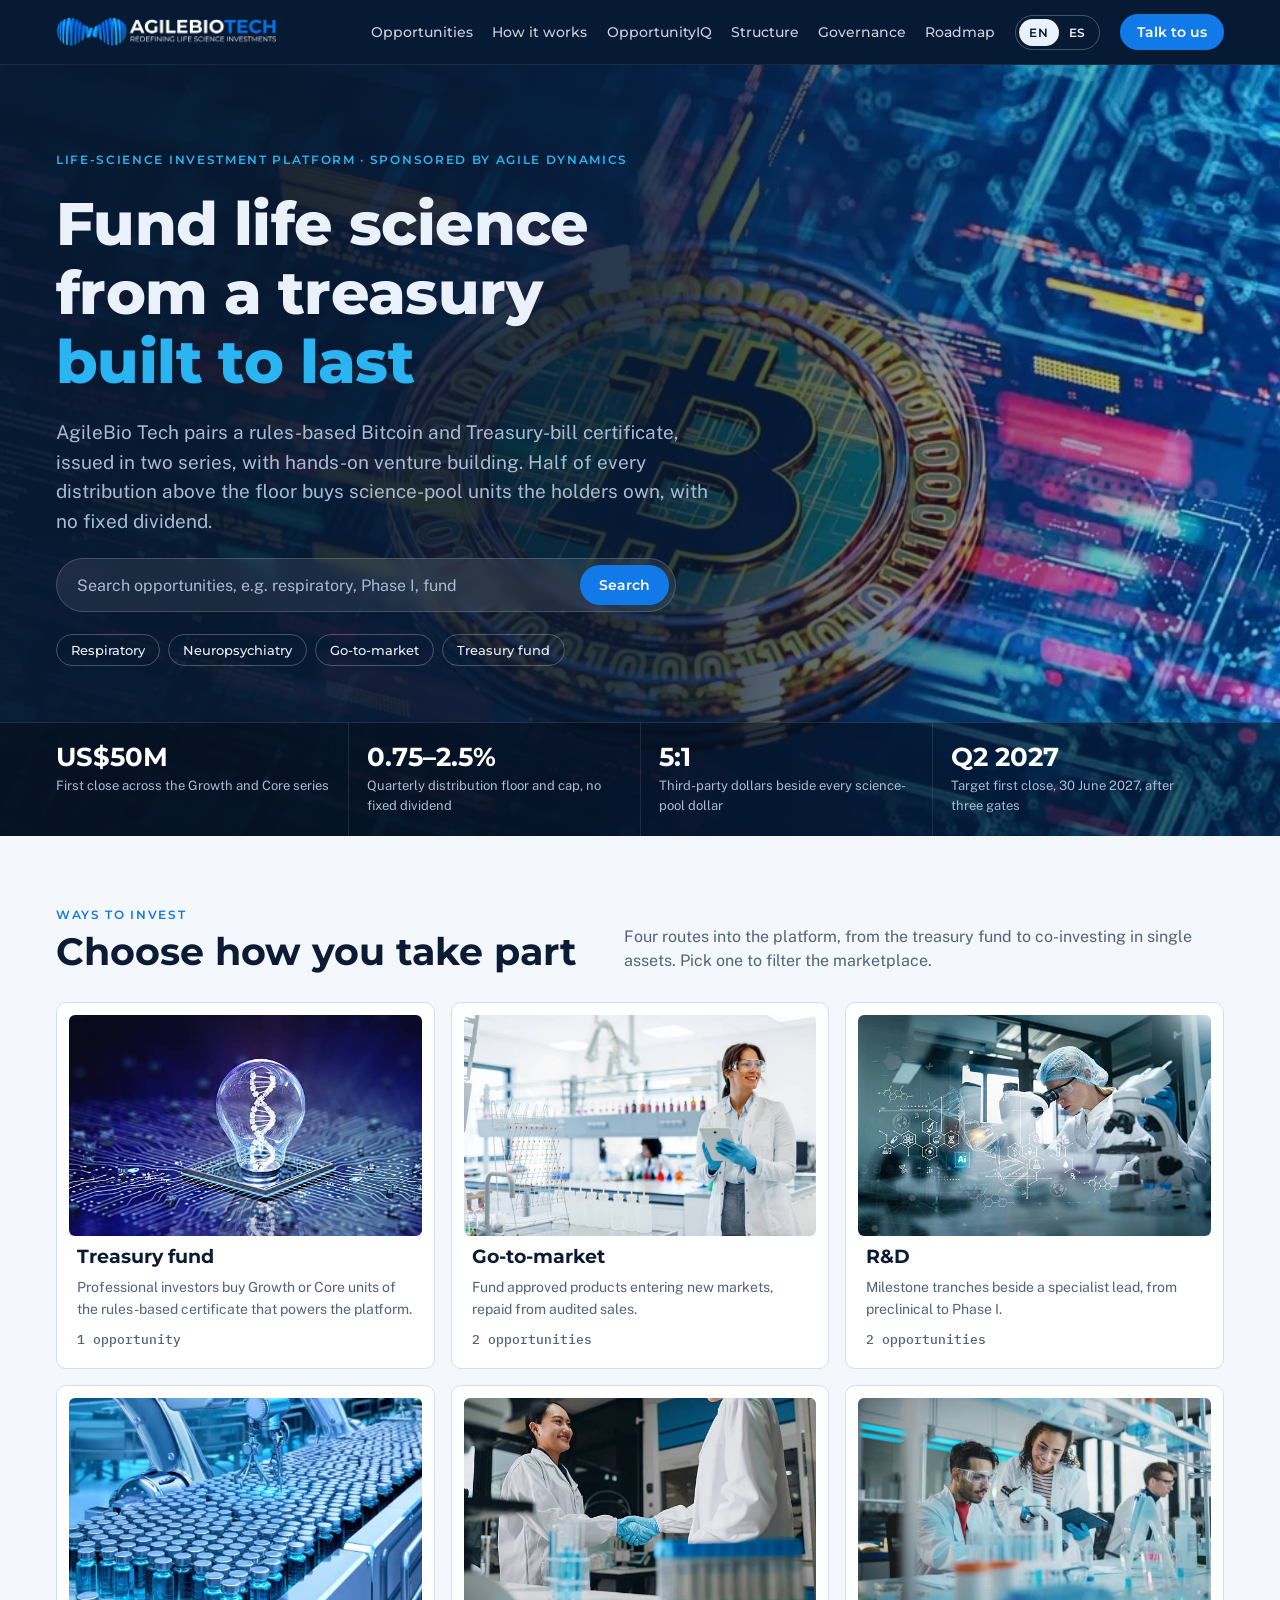
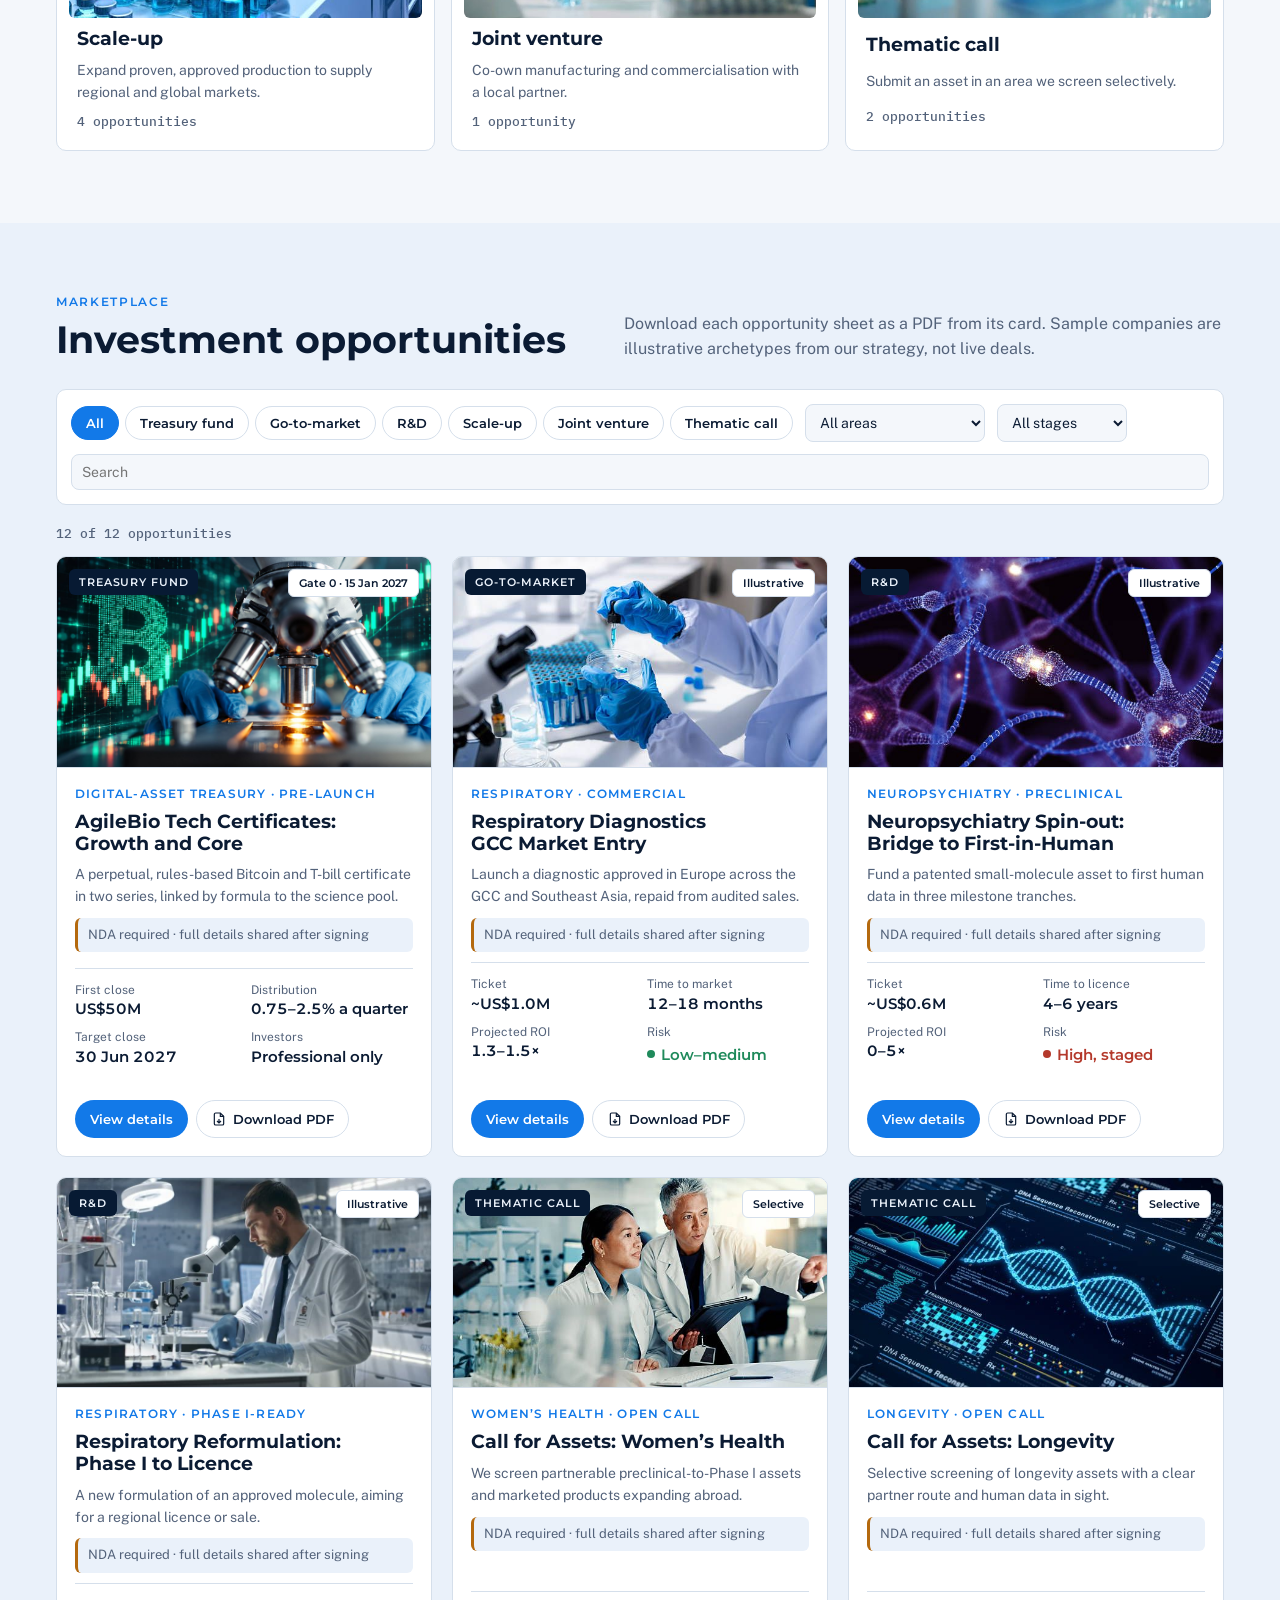
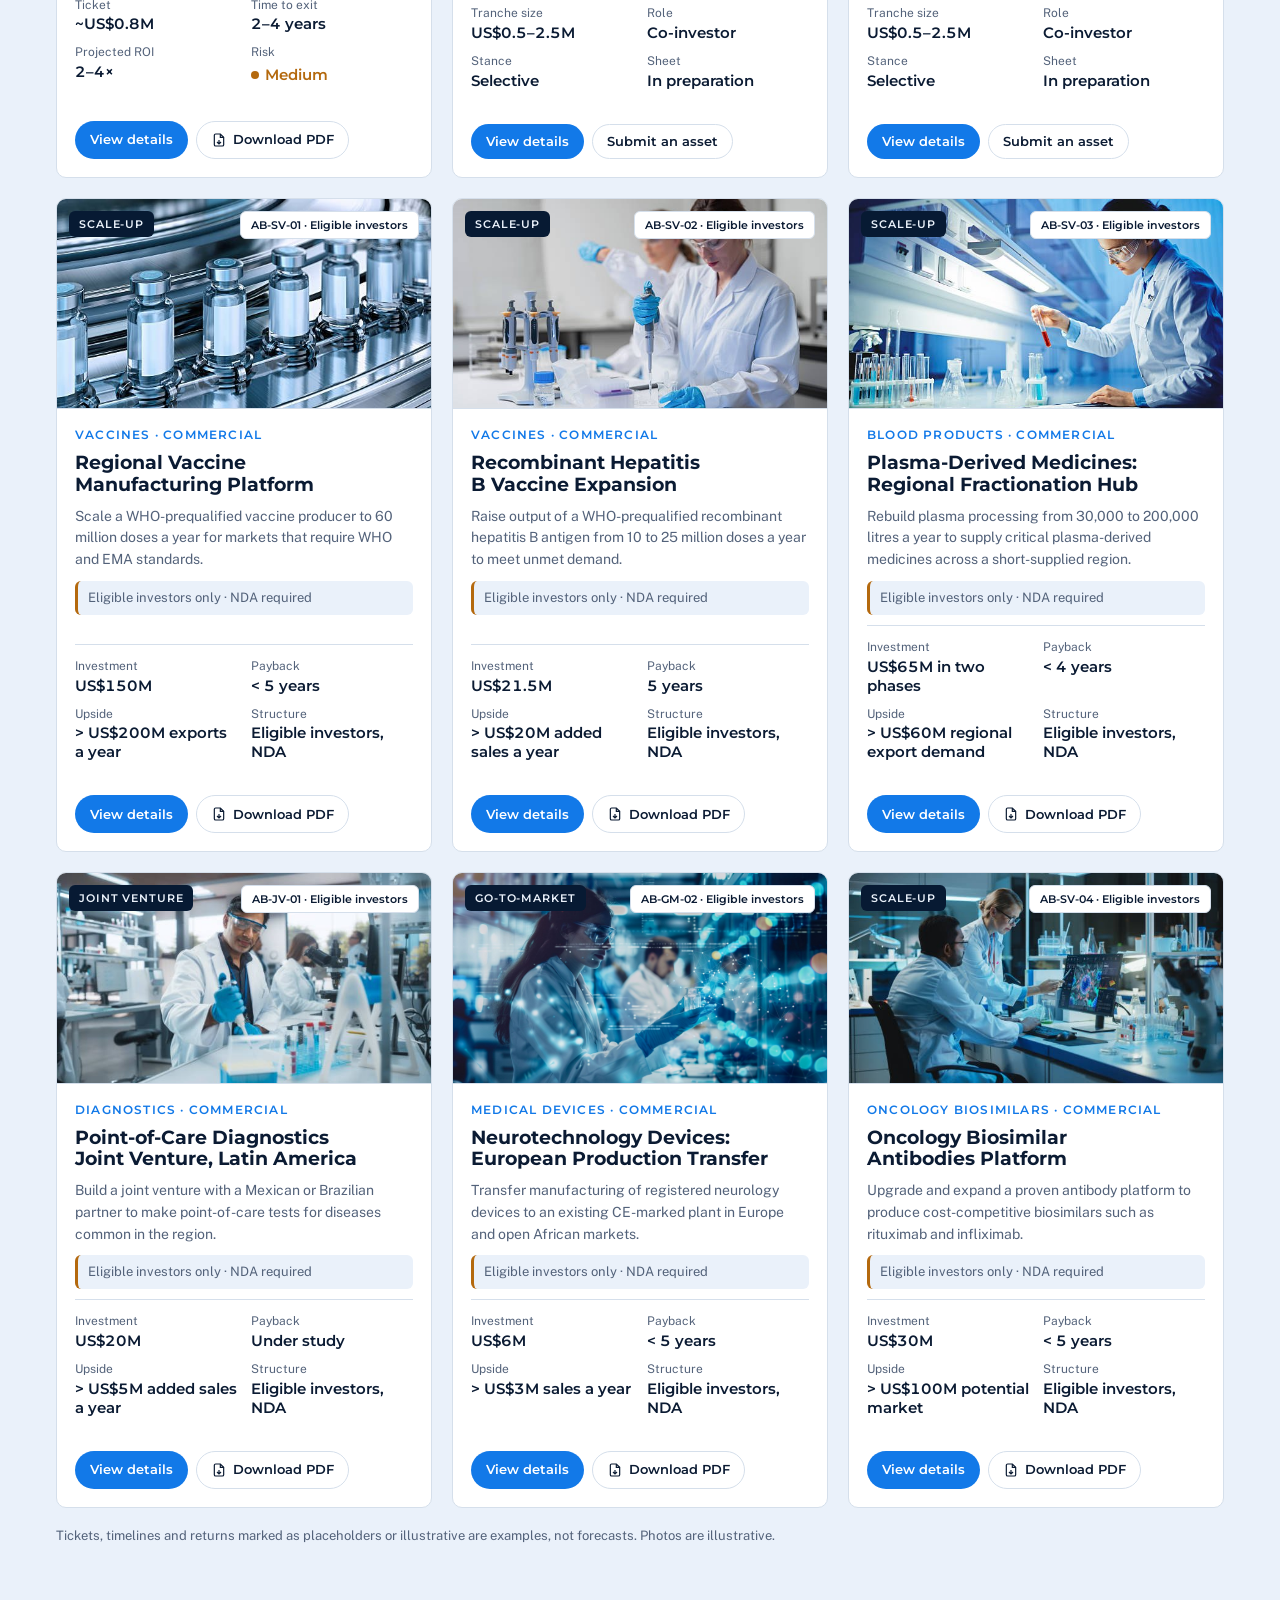
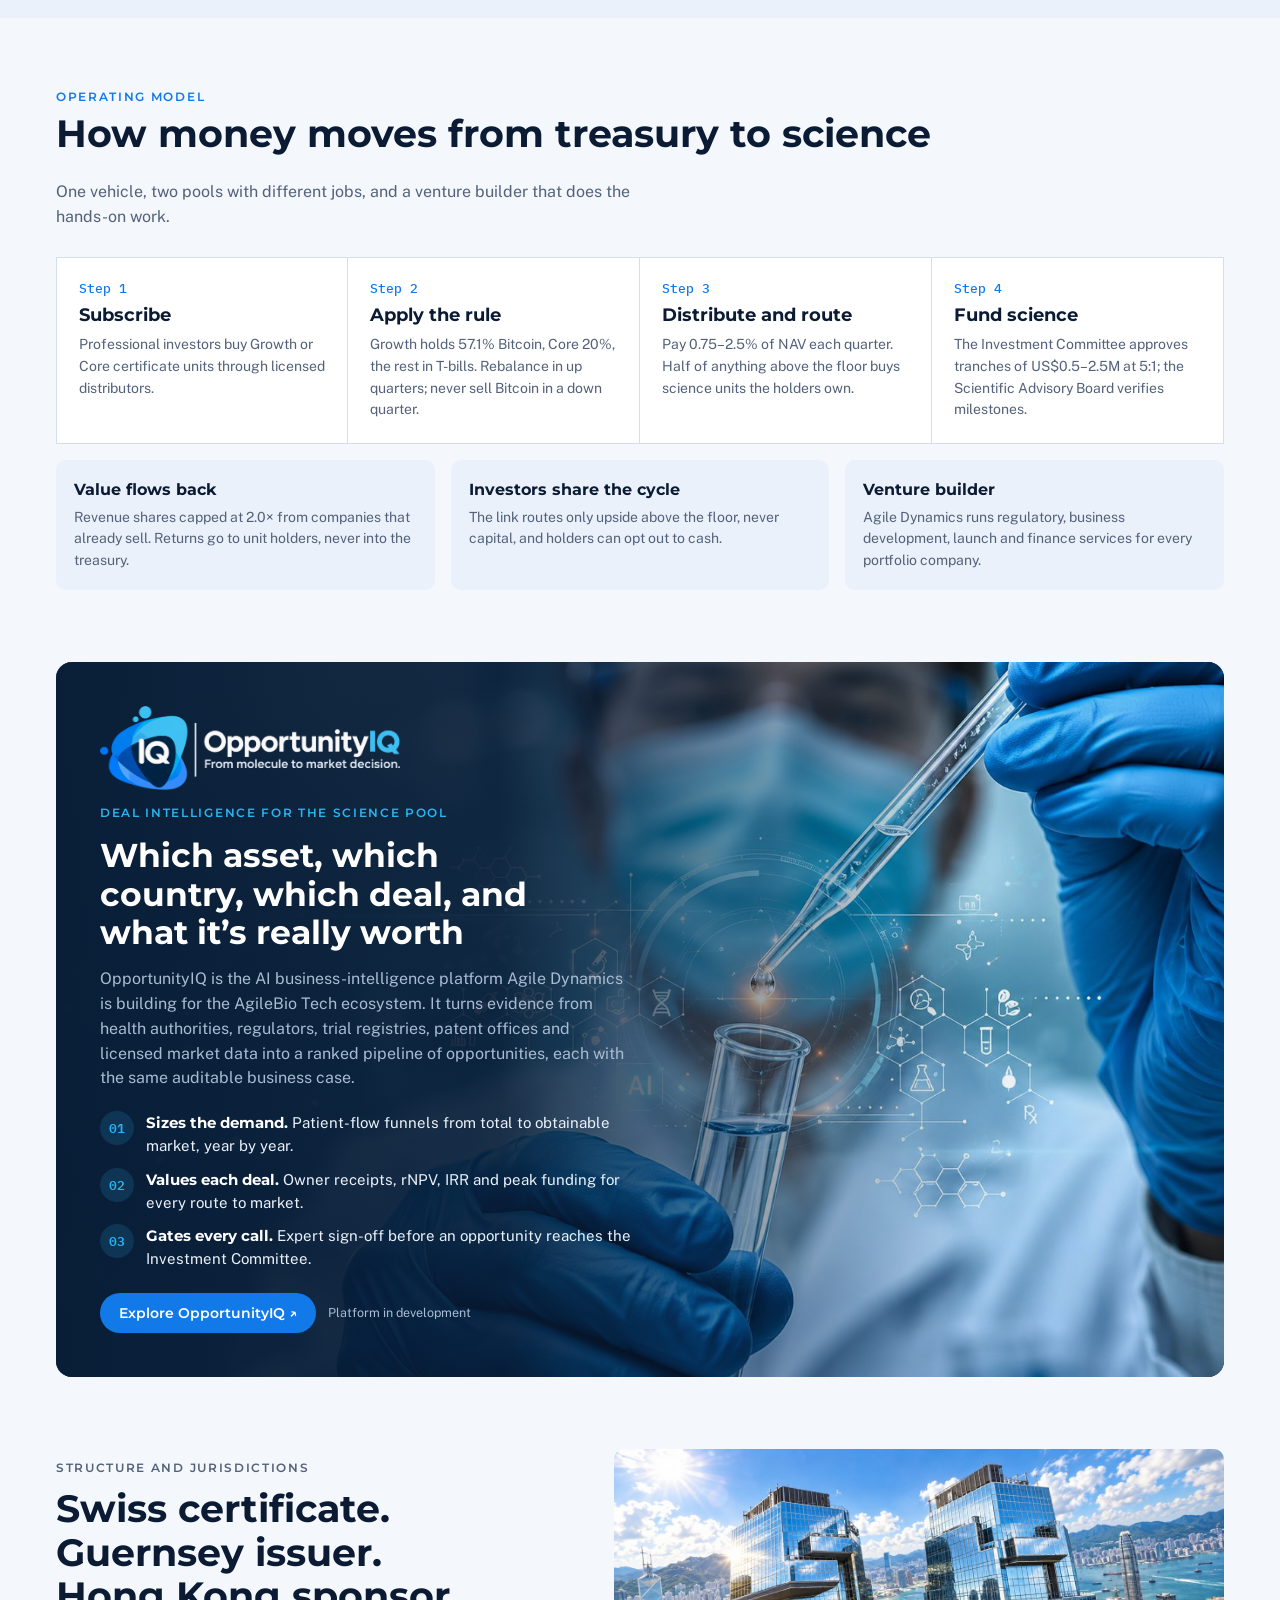
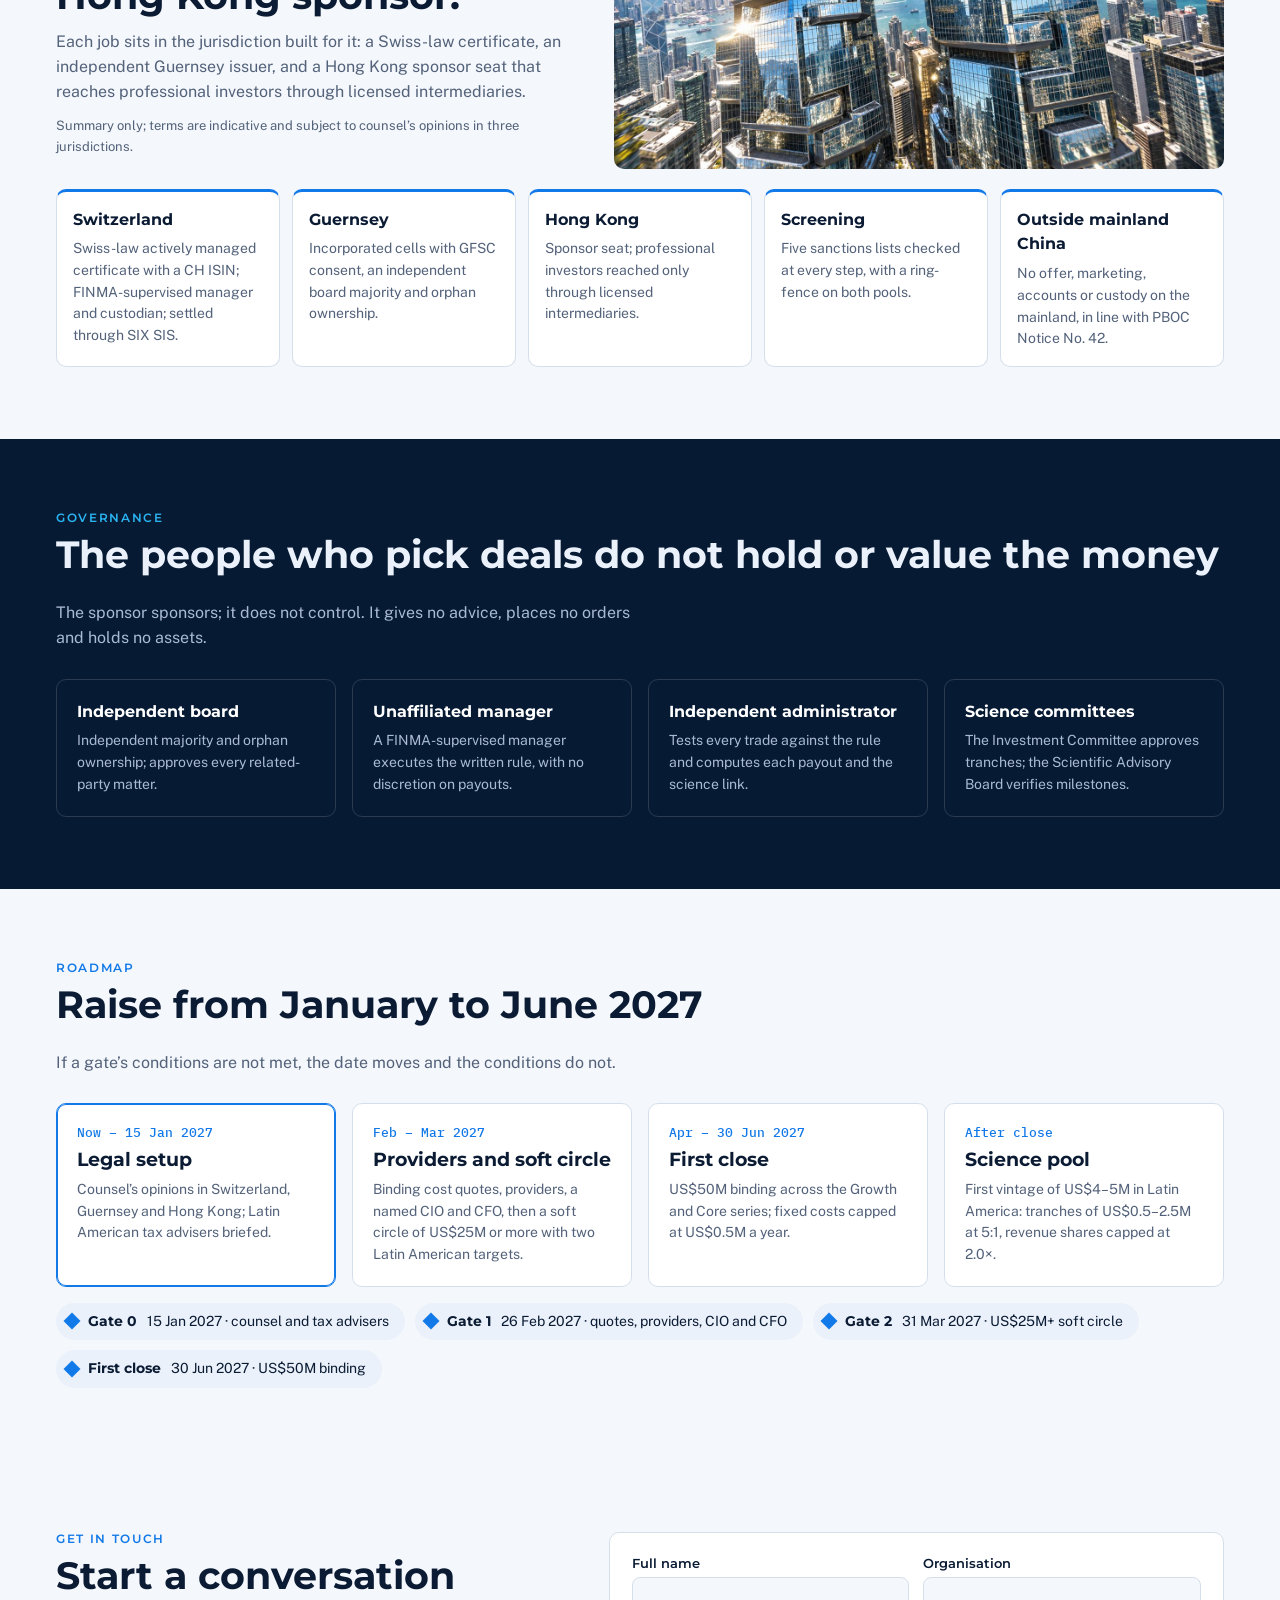
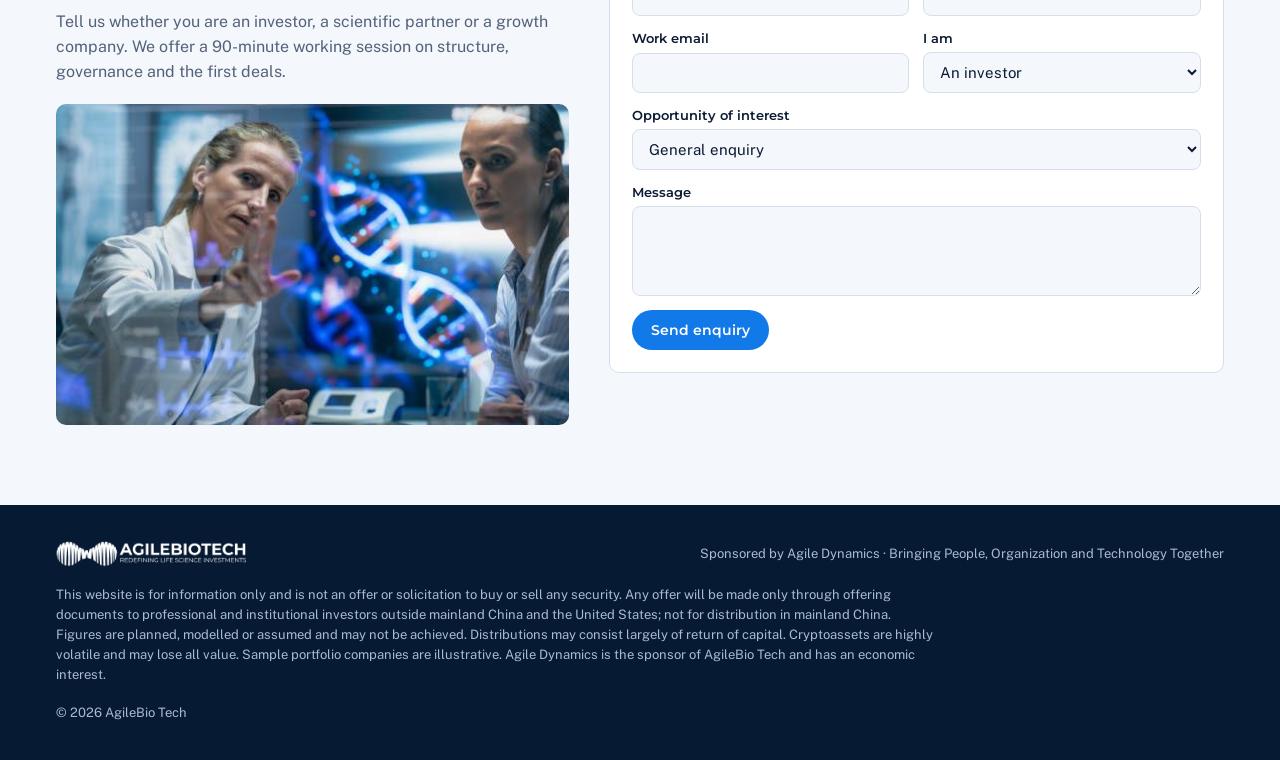
<file: index.html>
<!doctype html>
<html lang="en">
<head>
<meta charset="utf-8">
<meta name="viewport" content="width=device-width,initial-scale=1,viewport-fit=cover">
<!-- Draft financial promotion: keep out of search until legal sign-off. -->
<meta name="robots" content="noindex, nofollow">
<title>AgileBio Tech</title>
<!-- Link previews (WhatsApp, LinkedIn, X, iMessage) need absolute URLs on a public domain. -->
<meta property="og:type" content="website">
<meta property="og:site_name" content="AgileBio Tech">
<meta property="og:title" content="AgileBio Tech: fund life science from a treasury built to last">
<meta property="og:description" content="AgileBio Tech pairs a rules-based Bitcoin and Treasury-bill certificate, issued in two series, with hands-on venture building. Half of every distribution above the floor buys science-pool units the holders own, with no fixed dividend.">
<meta property="og:url" content="https://biopharma-ecru.vercel.app/">
<meta property="og:image" content="https://biopharma-ecru.vercel.app/img/og-agilebiotech.jpg">
<meta property="og:image:type" content="image/jpeg">
<meta property="og:image:width" content="1600">
<meta property="og:image:height" content="837">
<meta property="og:image:alt" content="AgileBio Tech logo beside a glowing capsule holding a DNA strand and a Bitcoin coin on a circuit board">
<meta name="twitter:card" content="summary_large_image">
<meta name="twitter:image" content="https://biopharma-ecru.vercel.app/img/og-agilebiotech.jpg">
<meta name="twitter:image:alt" content="AgileBio Tech logo beside a glowing capsule holding a DNA strand and a Bitcoin coin on a circuit board">
<link rel="icon" type="image/png" href="/img/favicon.png">
<link rel="apple-touch-icon" href="/img/apple-touch-icon.png">
<link rel="preconnect" href="https://fonts.googleapis.com">
<link rel="preconnect" href="https://fonts.gstatic.com" crossorigin>
<link rel="stylesheet" href="https://fonts.googleapis.com/css2?family=Montserrat:wght@500;600;700;800&family=Public+Sans:wght@400;500;600&family=IBM+Plex+Mono:wght@500&display=swap">
<style>:root{color-scheme:light;box-sizing:border-box;padding-top:env(safe-area-inset-top,0px);padding-bottom:env(safe-area-inset-bottom,0px)}html{scroll-padding-top:env(safe-area-inset-top,0px)}body{margin:0;padding:0;font:14px -apple-system,BlinkMacSystemFont,sans-serif;background:#fff;color:#000}img{max-width:100%}[hidden]:not([hidden=until-found i]){display:none!important}</style>
<style>
/* Layout: navy masthead and hero, then a light marketplace of opportunity cards, then explanatory bands. */
:root{
  --bg:#F4F7FB; --surface:#FFFFFF; --surface-2:#EAF1FA; --ink:#0B1B33; --muted:#53627A; --line:#D5DFEB;
  --accent:#1279E8; --accent-ink:#FFFFFF; --sky:#2AB4F2; --navy:#071A33; --navy-ink:#EAF1FA; --navy-muted:#A9BBD3;
  --hatch:#DCE6F2; --good:#1F8A5B; --warn:#B4690E; --crit:#B4392B;
  --display:"Montserrat",Arial,sans-serif; --body:"Public Sans","Helvetica Neue",Arial,sans-serif; --mono:"IBM Plex Mono",ui-monospace,Menlo,monospace;
  --radius:10px;
}
@media (prefers-color-scheme: dark){ :root:not([data-theme="light"]){
  --bg:#07101D; --surface:#0E1A2C; --surface-2:#13233A; --ink:#E6EEF8; --muted:#9AACC5; --line:#21324B;
  --accent:#3B93F5; --accent-ink:#06101E; --sky:#4BC3F7; --navy:#040B16; --navy-ink:#EAF1FA; --navy-muted:#A9BBD3;
  --hatch:#1A2B44; --good:#4CC28C; --warn:#E5A04A; --crit:#EE7B6C; color-scheme:dark }}
:root[data-theme="dark"]{
  --bg:#07101D; --surface:#0E1A2C; --surface-2:#13233A; --ink:#E6EEF8; --muted:#9AACC5; --line:#21324B;
  --accent:#3B93F5; --accent-ink:#06101E; --sky:#4BC3F7; --navy:#040B16; --navy-ink:#EAF1FA; --navy-muted:#A9BBD3;
  --hatch:#1A2B44; --good:#4CC28C; --warn:#E5A04A; --crit:#EE7B6C; color-scheme:dark }
*{box-sizing:border-box}
html{scroll-behavior:smooth;-webkit-text-size-adjust:100%;text-size-adjust:100%}
@media (prefers-reduced-motion: reduce){html{scroll-behavior:auto}*{transition:none!important;animation:none!important}}
body{background:var(--bg);color:var(--ink);font:16px/1.55 var(--body)}
body::before{content:"";position:fixed;inset:0 0 auto;height:env(safe-area-inset-top,0px);z-index:30;background:var(--navy)}
a{color:var(--accent)}
h1,h2,h3{font-family:var(--display);text-wrap:balance;margin:0;line-height:1.15}
p{margin:0}
.wrap{max-width:1200px;margin:0 auto;padding-left:max(16px,env(safe-area-inset-left,0px));padding-right:max(16px,env(safe-area-inset-right,0px))}
.eyebrow{font:600 12px/1.2 var(--display);letter-spacing:.14em;text-transform:uppercase;color:var(--accent)}
.btn{display:inline-flex;align-items:center;gap:8px;font:600 14px/1 var(--display);padding:12px 18px;border-radius:999px;border:1px solid transparent;cursor:pointer;text-decoration:none;transition:transform .15s,background .15s}
.btn:focus-visible,button:focus-visible,a:focus-visible,select:focus-visible,input:focus-visible,textarea:focus-visible{outline:3px solid var(--sky);outline-offset:2px}
.btn-primary{background:var(--accent);color:var(--accent-ink)}
.btn-primary:hover{transform:translateY(-1px)}
.btn-ghost{background:transparent;color:var(--ink);border-color:var(--line)}
.btn-ghost:hover{border-color:var(--accent);color:var(--accent)}

/* Masthead */
header.top{position:sticky;top:env(safe-area-inset-top,0px);z-index:20;background:var(--navy);border-bottom:1px solid rgba(255,255,255,.08)}
.top .wrap{display:flex;align-items:center;gap:20px;padding-block:14px}
.logo img{height:30px;width:auto;display:block}
nav.main{display:flex;gap:clamp(14px,1.5vw,22px);margin-left:auto;flex-wrap:nowrap;white-space:nowrap}
.logo{flex:none}.top .btn,.lang{flex:none;white-space:nowrap}
nav.main a{color:var(--navy-ink);text-decoration:none;font:500 14px var(--display);opacity:.85}
nav.main a:hover{opacity:1;color:var(--sky)}
.top .btn{padding:10px 16px}
.lang{display:flex;border:1px solid rgba(255,255,255,.25);border-radius:999px;padding:3px}
.lang button{background:transparent;border:0;color:var(--navy-ink);font:600 12px var(--display);letter-spacing:.06em;padding:6px 10px;border-radius:999px;cursor:pointer}
.lang button[aria-pressed="true"]{background:var(--navy-ink);color:var(--navy)}
@media (max-width:1240px){nav.main a{font-size:13px}.top .wrap{gap:16px}}
@media (max-width:1180px) and (min-width:1001px){.top .btn{display:none}}
.menu-btn{display:none}
/* Phones and small tablets: logo plus a menu button; links, language and contact open in a panel. */
@media (max-width:1000px){
  .top .wrap{flex-wrap:wrap;column-gap:12px;row-gap:0}
  .menu-btn{order:1;display:inline-flex;align-items:center;justify-content:center;width:44px;height:44px;margin-left:auto;border:1px solid rgba(255,255,255,.25);border-radius:999px;background:transparent;color:var(--navy-ink);cursor:pointer}
  .menu-btn svg{width:20px;height:20px}
  .menu-btn .ic-close,.top.open .menu-btn .ic-open{display:none}
  .top.open .menu-btn .ic-close{display:block}
  nav.main,.top .lang,.top .btn{display:none}
  .top.open nav.main{order:2;display:flex;flex-direction:column;flex-basis:100%;gap:0;margin:12px 0 0;border-top:1px solid rgba(255,255,255,.12)}
  .top.open nav.main a{display:flex;align-items:center;min-height:48px;font-size:16px;opacity:1;border-bottom:1px solid rgba(255,255,255,.08)}
  .top.open .lang{order:3;display:flex;margin:14px 0}
  .top.open .btn{order:4;display:inline-flex;margin:14px 0 14px auto}
}

/* Hero */
.hero{position:relative;background:var(--navy);color:var(--navy-ink);overflow:hidden}
/* Hero background: a poster still (the clip's first frame), then the looping clip once it is playing. */
.hero .bg{position:absolute;inset:0;width:100%;height:100%;object-fit:cover;object-position:50% 50%}
.hero video.bg{opacity:0;transition:opacity .6s ease}
.hero video.bg.is-playing{opacity:1}
/* Dark band reaches 50%: on ~1024 px screens the eyebrow runs to ~70% of the width over the bright coin frames. */
.hero::after{content:"";position:absolute;inset:0;background:linear-gradient(90deg,rgba(7,26,51,.96) 0%,rgba(7,26,51,.86) 50%,rgba(7,26,51,.38) 80%,rgba(7,26,51,.15) 100%)}
/* Landscape phones and small tablets: the text runs to ~75% of the width, so keep the overlay dark further right. */
@media (max-width:1000px){.hero::after{background:linear-gradient(90deg,rgba(7,26,51,.94) 0%,rgba(7,26,51,.86) 60%,rgba(7,26,51,.82) 100%)}}
/* Portrait screens (declared last so they win at exactly 3:4): the text spans the full width, so darken top to bottom. */
@media (max-aspect-ratio: 3/4){.hero::after{background:linear-gradient(180deg,rgba(7,26,51,.88) 0%,rgba(7,26,51,.8) 55%,rgba(7,26,51,.62) 100%)}}
.hero .wrap{position:relative;z-index:1;padding-block:88px 56px;display:grid;gap:22px}
.hero h1{font-size:clamp(34px,5.2vw,60px);font-weight:800;max-width:15ch;letter-spacing:-.01em}
.hero h1 span{color:var(--sky)}
.hero .lede{font-size:clamp(16px,1.6vw,19px);max-width:56ch;color:var(--navy-muted)}
.hero .eyebrow{color:var(--sky)}
.search{display:flex;gap:8px;max-width:620px;background:rgba(255,255,255,.08);border:1px solid rgba(255,255,255,.18);padding:6px;border-radius:999px;backdrop-filter:blur(6px)}
.search input{flex:1;min-width:0;background:transparent;border:0;color:var(--navy-ink);font:16px var(--body);padding:8px 14px}
.search input::placeholder{color:var(--navy-muted)}
.quick{display:flex;flex-wrap:wrap;gap:8px}
.quick button{background:transparent;border:1px solid rgba(255,255,255,.25);color:var(--navy-ink);border-radius:999px;padding:7px 14px;font:500 13px var(--display);cursor:pointer}
.quick button:hover{border-color:var(--sky);color:var(--sky)}
.stats{position:relative;z-index:1;border-top:1px solid rgba(255,255,255,.12);background:rgba(4,12,24,.55)}
.stats .wrap{display:grid;grid-template-columns:repeat(4,1fr);gap:0;padding-block:0}
.stat{padding:20px 18px;border-left:1px solid rgba(255,255,255,.1)}
.stat:first-child{border-left:0;padding-left:0}
.stat .v{font:700 26px/1.1 var(--display);color:#FFFFFF}
.stat .l{font-size:13px;color:var(--navy-muted);margin-top:4px}
@media (max-width:760px){.stats .wrap{grid-template-columns:1fr 1fr}.stat{border-left:0;padding-left:0}}

section.band{padding-block:72px}
.section-head{display:flex;flex-wrap:wrap;align-items:end;justify-content:space-between;gap:16px;margin-bottom:28px}
.section-head h2{font-size:clamp(26px,3vw,38px);font-weight:700;margin-top:8px}
.section-head p.sub{color:var(--muted);max-width:60ch;margin-top:8px}

/* Sectors */
.sectors{display:grid;grid-template-columns:repeat(3,1fr);gap:16px}
.sector{background:var(--surface);border:1px solid var(--line);border-radius:var(--radius);padding:12px 12px 20px;text-align:left;cursor:pointer;display:grid;gap:10px;color:var(--ink);font:inherit;transition:border-color .15s,transform .15s}
.sector:hover{border-color:var(--accent);transform:translateY(-2px)}
.sector .n{font:500 13px var(--mono);color:var(--muted)}
.sector h3{font-size:19px;padding:0 8px}
.sector p,.sector .n{padding:0 8px}
.sector p{color:var(--muted);font-size:14px}
.sector img{width:100%;aspect-ratio:16/10;object-fit:cover;border-radius:6px;display:block}
@media (max-width:900px){.sectors{grid-template-columns:1fr 1fr}}
.restricted{font-size:13px;line-height:1.4;color:var(--muted);background:var(--surface-2);border-left:3px solid var(--warn);padding:8px 10px;border-radius:6px}
@media (max-width:480px){.sectors{grid-template-columns:1fr}}

/* Marketplace */
.market{background:var(--surface-2)}
.filters{display:flex;flex-wrap:wrap;gap:12px;align-items:center;background:var(--surface);border:1px solid var(--line);border-radius:var(--radius);padding:14px;margin-bottom:20px}
.chips{display:flex;flex-wrap:wrap;gap:6px}
.chip{border:1px solid var(--line);background:transparent;color:var(--ink);border-radius:999px;padding:8px 14px;font:600 13px var(--display);cursor:pointer}
.chip[aria-pressed="true"]{background:var(--accent);border-color:var(--accent);color:var(--accent-ink)}
.filters select,.filters input{background:var(--bg);color:var(--ink);border:1px solid var(--line);border-radius:8px;padding:9px 10px;font:14px var(--body);min-width:0}
.filters .grow{flex:1;min-width:180px}
.count{font:500 13px var(--mono);color:var(--muted);margin-bottom:14px}
.grid{display:grid;grid-template-columns:repeat(3,1fr);gap:20px}
@media (max-width:980px){.grid{grid-template-columns:1fr 1fr}}
@media (max-width:620px){.grid{grid-template-columns:1fr}}
.card{background:var(--surface);border:1px solid var(--line);border-radius:var(--radius);overflow:hidden;display:flex;flex-direction:column;min-width:0}
.ph{position:relative;aspect-ratio:16/9;max-width:100%;background:var(--surface-2);overflow:hidden;border-bottom:1px solid var(--line)}
.ph img{position:absolute;inset:0;width:100%;height:100%;object-fit:cover;transition:transform .4s}
.card:hover .ph img{transform:scale(1.04)}
.ph .type{position:absolute;z-index:1;top:12px;left:12px;background:var(--navy);color:var(--navy-ink);font:600 11px var(--display);letter-spacing:.08em;text-transform:uppercase;padding:6px 10px;border-radius:6px}
.ph .status{position:absolute;z-index:1;top:12px;right:12px;background:var(--surface);color:var(--ink);font:600 11px var(--display);padding:6px 10px;border-radius:6px;border:1px solid var(--line)}
.card .body{padding:18px;display:flex;flex-direction:column;gap:10px;flex:1}
.card .area{font:600 12px var(--display);letter-spacing:.1em;text-transform:uppercase;color:var(--accent)}
.card h3{font-size:19px;font-weight:700}
.card .sum{color:var(--muted);font-size:14px}
.kv{display:grid;grid-template-columns:1fr 1fr;gap:10px 14px;border-top:1px solid var(--line);padding-top:12px;margin-top:auto}
.kv dt{font-size:12px;color:var(--muted)}
.kv dd{margin:0;font:600 15px var(--display);font-variant-numeric:tabular-nums}
.risk{display:inline-flex;align-items:center;gap:6px}
.risk::before{content:"";width:8px;height:8px;border-radius:50%;background:currentColor}
.r-low{color:var(--good)}.r-med{color:var(--warn)}.r-high{color:var(--crit)}
.card .foot{display:flex;gap:8px;padding:0 18px 18px;flex-wrap:wrap}
.card .foot .btn{padding:10px 14px;font-size:13px}
.pdf{display:inline-flex;align-items:center;gap:6px}
.pdf svg{width:16px;height:16px}
.empty{padding:40px;text-align:center;color:var(--muted);background:var(--surface);border:1px dashed var(--line);border-radius:var(--radius)}
.note-ill{font-size:13px;color:var(--muted);margin-top:18px}

/* Model */
.steps{display:grid;grid-template-columns:repeat(4,1fr);gap:0;counter-reset:s}
.step{padding:22px;border:1px solid var(--line);background:var(--surface);display:grid;gap:8px;align-content:start}
.step+.step{border-left:0}
.step .k{font:500 13px var(--mono);color:var(--accent)}
.step h3{font-size:18px}
.step p{color:var(--muted);font-size:14px}
@media (max-width:900px){.steps{grid-template-columns:1fr 1fr}.step+.step{border-left:1px solid var(--line)}}
@media (max-width:520px){.steps{grid-template-columns:1fr}}
.flowback{margin-top:16px;display:grid;grid-template-columns:repeat(3,1fr);gap:16px}
.flowback div{background:var(--surface-2);border-radius:var(--radius);padding:18px}
.flowback b{font-family:var(--display);display:block;margin-bottom:4px}
.flowback p{color:var(--muted);font-size:14px}
@media (max-width:760px){.flowback{grid-template-columns:1fr}}

/* Split image band */
.split{display:grid;grid-template-columns:1.05fr 1fr;gap:40px;align-items:center}
.split img{width:100%;aspect-ratio:4/3;object-fit:cover;border-radius:var(--radius)}
@media (max-width:860px){.split{grid-template-columns:1fr}}
.hk{display:grid;gap:20px}
.hk-top{display:grid;grid-template-columns:1fr 1.15fr;gap:28px;align-items:stretch}
.hk-intro{display:flex;flex-direction:column;justify-content:center;gap:12px;min-width:0}
.hk-intro h2{font-size:clamp(26px,3vw,38px)}
.hk-intro p{color:var(--muted)}
.hk-intro .hk-note{font-size:13px}
.hk-top img{width:100%;height:100%;min-height:220px;max-height:320px;object-fit:cover;object-position:50% 35%;border-radius:var(--radius)}
.hk-grid{display:grid;grid-template-columns:repeat(5,1fr);gap:12px}
.hk-grid div{background:var(--surface);border:1px solid var(--line);border-top:3px solid var(--accent);border-radius:var(--radius);padding:16px;min-width:0}
.hk-grid b{font-family:var(--display);display:block;margin-bottom:6px}
.hk-grid p{color:var(--muted);font-size:14px}
@media (max-width:1000px){.hk-grid{grid-template-columns:repeat(3,1fr)}}
@media (max-width:760px){.hk-top{grid-template-columns:1fr}.hk-grid{grid-template-columns:1fr 1fr}}
@media (max-width:480px){.hk-grid{grid-template-columns:1fr}}
.juris{display:grid;gap:12px}
.jur{display:grid;grid-template-columns:150px 1fr;gap:14px;padding:14px 0;border-top:1px solid var(--line)}
.jur b{font-family:var(--display)}
.jur span{color:var(--muted);font-size:15px}
@media (max-width:480px){.jur{grid-template-columns:1fr;gap:2px}}

/* Governance (navy band) */
.navyband{background:var(--navy);color:var(--navy-ink)}
.navyband .eyebrow{color:var(--sky)}
.navyband .section-head p.sub{color:var(--navy-muted)}
.gov{display:grid;grid-template-columns:repeat(4,1fr);gap:16px}
.gov div{border:1px solid rgba(255,255,255,.14);border-radius:var(--radius);padding:20px}
.gov b{font-family:var(--display);display:block;margin-bottom:6px;color:#FFFFFF}
.gov p{color:var(--navy-muted);font-size:14px}
@media (max-width:900px){.gov{grid-template-columns:1fr 1fr}}
@media (max-width:520px){.gov{grid-template-columns:1fr}}

/* Roadmap */
.road{display:grid;grid-template-columns:repeat(4,1fr);gap:16px}
.phase{background:var(--surface);border:1px solid var(--line);border-radius:var(--radius);padding:20px;display:grid;gap:8px;align-content:start}
.phase.on{border-color:var(--accent);box-shadow:0 0 0 1px var(--accent) inset}
.phase .d{font:500 13px var(--mono);color:var(--accent)}
.phase p{color:var(--muted);font-size:14px}
.gates{display:flex;flex-wrap:wrap;gap:10px;margin-top:16px}
.gate{display:flex;align-items:center;gap:10px;background:var(--surface-2);border-radius:999px;padding:8px 16px 8px 10px;font-size:14px}
.gate i{width:12px;height:12px;transform:rotate(45deg);background:var(--accent);display:inline-block}
.gate b{font-family:var(--display)}
@media (max-width:900px){.road{grid-template-columns:1fr 1fr}}
@media (max-width:520px){.road{grid-template-columns:1fr}}


/* Contact */
.contact{display:grid;grid-template-columns:1fr 1.2fr;gap:40px;align-items:start}
.contact form{background:var(--surface);border:1px solid var(--line);border-radius:var(--radius);padding:22px;display:grid;gap:14px}
.contact label{display:grid;gap:6px;font:600 13px var(--display)}
.contact input,.contact select,.contact textarea{background:var(--bg);color:var(--ink);border:1px solid var(--line);border-radius:8px;padding:10px 12px;font:15px var(--body)}
.contact .row{display:grid;grid-template-columns:1fr 1fr;gap:14px}
.contact .done{background:var(--surface-2);border-radius:8px;padding:12px;font-size:14px}
@media (max-width:860px){.contact{grid-template-columns:1fr}.contact .row{grid-template-columns:1fr}}

.hero .wrap>*,.contact>*,.contact form>*,.contact .row>*{min-width:0}
.contact input,.contact select,.contact textarea{width:100%;min-width:0}
.search input{width:100%}
/* OpportunityIQ band */
.oiq{position:relative;isolation:isolate;min-height:560px;background:var(--navy);color:var(--navy-ink);border-radius:16px;overflow:hidden;display:grid;grid-template-columns:1.15fr 1fr;align-items:stretch}
.oiq .txt{position:relative;z-index:1;padding:44px;display:grid;gap:16px;align-content:center;min-width:0}
.oiq .oiq-logo{width:min(300px,80%);height:auto;display:block}
.oiq .eyebrow{color:var(--sky)}
.oiq h2{font-size:clamp(24px,2.6vw,34px);color:#fff}
.oiq p{color:var(--navy-muted)}
.oiq ul{list-style:none;margin:4px 0 0;padding:0;display:grid;gap:10px}
.oiq li{display:grid;grid-template-columns:34px 1fr;gap:12px;align-items:start;font-size:15px;color:var(--navy-ink)}
.oiq li b{font-family:var(--display);color:#fff}
.oiq li i{width:34px;height:34px;border-radius:50%;background:rgba(42,180,242,.15);color:var(--sky);display:grid;place-items:center;font:600 13px var(--mono);font-style:normal}
.oiq .acts{display:flex;flex-wrap:wrap;gap:12px;align-items:center;margin-top:6px}
.oiq .acts small{font-size:12.5px;color:var(--navy-muted)}
.oiq .pic{position:absolute;inset:0;z-index:0}
.oiq .pic img{position:absolute;inset:0;width:100%;height:100%;object-fit:cover;object-position:62% 50%}
.oiq .pic::after{content:"";position:absolute;inset:0;background:linear-gradient(90deg,rgba(7,26,51,.97) 0%,rgba(7,26,51,.9) 38%,rgba(7,26,51,.45) 58%,rgba(7,26,51,.05) 80%)}
@media (max-width:860px){.oiq{grid-template-columns:1fr}.oiq{min-height:0}.oiq .pic{position:relative;inset:auto;min-height:230px;order:-1}.oiq .pic img{object-position:68% 40%}.oiq .pic::after{background:linear-gradient(0deg,var(--navy) 0%,rgba(7,26,51,0) 60%)}.oiq .txt{padding:28px 20px}}
footer{background:var(--navy);color:var(--navy-muted);font-size:13px}
footer .wrap{padding-block:36px;display:grid;gap:18px}
footer .fl{display:flex;flex-wrap:wrap;gap:20px;align-items:center;justify-content:space-between}
footer img{height:26px}
footer p{max-width:110ch}

/* Back to top */
.to-top{position:fixed;right:max(20px,calc(env(safe-area-inset-right,0px) + 16px));bottom:max(20px,calc(env(safe-area-inset-bottom,0px) + 16px));z-index:25;width:48px;height:48px;border-radius:50%;border:0;background:var(--accent);color:var(--accent-ink);display:grid;place-items:center;cursor:pointer;box-shadow:0 6px 18px rgba(7,26,51,.28);opacity:0;transform:translateY(12px);pointer-events:none;transition:opacity .2s,transform .2s}
.to-top.show{opacity:1;transform:none;pointer-events:auto}
.to-top:hover{background:var(--sky)}
.to-top svg{width:22px;height:22px}
/* Detail dialog */
dialog{border:0;border-radius:14px;padding:0;max-width:720px;width:calc(100% - 32px);background:var(--surface);color:var(--ink)}
dialog::backdrop{background:rgba(4,11,22,.6)}
.dlg-head{background:var(--navy);color:var(--navy-ink);padding:24px}
.dlg-head .eyebrow{color:var(--sky)}
.dlg-head h3{font-size:24px;margin-top:6px}
.dlg-head p{color:var(--navy-muted);margin-top:8px;font-size:15px}
.dlg-body{padding:22px 24px;display:grid;gap:18px;max-height:60vh;overflow:auto}
.dlg-body h4{font:700 13px var(--display);letter-spacing:.1em;text-transform:uppercase;color:var(--accent);margin:0 0 6px}
.dlg-body ul{margin:0;padding-left:18px;color:var(--ink)}
.dlg-body li{margin-bottom:4px}
.dlg-body .kv{margin-top:0;border-top:0;padding-top:0;grid-template-columns:repeat(4,1fr)}
@media (max-width:560px){.dlg-body .kv{grid-template-columns:1fr 1fr}}
.dlg-foot{display:flex;gap:10px;justify-content:flex-end;padding:16px 24px;border-top:1px solid var(--line);flex-wrap:wrap}

/* Touch sizes: 44 px targets, and 16 px form text so iOS does not zoom on focus. */
@media (max-width:900px){
  .btn,.chip,.quick button,.search input,.filters select,.filters input,.contact input,.contact select{min-height:44px}
  .lang button{min-width:44px;min-height:44px}
  .quick button{padding:10px 16px}
  .filters select,.filters input,.contact input,.contact select,.contact textarea{font-size:16px}
  .ph .type,.ph .status{font-size:12px}
  .logo{display:flex;align-items:center;min-height:44px}
}</style>
</head>
<body>

<header class="top">
  <div class="wrap">
    <a class="logo" href="#top" aria-label="AgileBio Tech home"><img src="/img/logo-duo.png" alt="AgileBio Tech, Redefining Life Science Investments"></a>
    <nav class="main" id="mainNav" aria-label="Main">
      <a href="#opportunities">Opportunities</a>
      <a href="#model">How it works</a>
      <a href="#opportunityiq">OpportunityIQ</a>
      <a href="#hongkong">Structure</a>
      <a href="#governance">Governance</a>
      <a href="#roadmap">Roadmap</a>
    </nav>
    <div class="lang" role="group" aria-label="Language">
      <button type="button" data-lang="en" aria-pressed="true">EN</button>
      <button type="button" data-lang="es" aria-pressed="false">ES</button>
    </div>
    <a class="btn btn-primary" href="#contact">Talk to us</a>
    <button class="menu-btn" id="menuBtn" type="button" aria-label="Menu" aria-expanded="false" aria-controls="mainNav"><svg class="ic-open" viewBox="0 0 24 24" fill="none" stroke="currentColor" stroke-width="2" stroke-linecap="round" aria-hidden="true"><path d="M4 7h16M4 12h16M4 17h16"/></svg><svg class="ic-close" viewBox="0 0 24 24" fill="none" stroke="currentColor" stroke-width="2" stroke-linecap="round" aria-hidden="true"><path d="M6 6l12 12M18 6L6 18"/></svg></button>
  </div>
</header>

<main id="top">
<section class="hero" aria-labelledby="hero-title">
  <picture>
    <source media="(max-aspect-ratio: 3/4)" srcset="/img/hero-video-mobile.jpg">
    <img class="bg" src="/img/hero-video.jpg" alt="" width="1024" height="576" fetchpriority="high">
  </picture>
  <video class="bg" id="heroVideo" muted loop playsinline preload="none" disablepictureinpicture aria-hidden="true" tabindex="-1">
    <source media="(max-aspect-ratio: 3/4)" src="/video/hero-mobile.mp4" type="video/mp4">
    <source src="/video/hero-desktop.mp4" type="video/mp4">
  </video>
  <div class="wrap">
    <p class="eyebrow">Life-science investment platform · sponsored by Agile Dynamics</p>
    <h1 id="hero-title">Fund life science from a treasury <span>built to last</span></h1>
    <p class="lede">AgileBio Tech pairs a rules-based Bitcoin and Treasury-bill certificate, issued in two series, with hands-on venture building. Half of every distribution above the floor buys science-pool units the holders own, with no fixed dividend.</p>
    <form class="search" role="search" id="heroSearch">
      <input id="q-hero" type="search" aria-label="Search opportunities" placeholder="Search opportunities, e.g. respiratory, Phase I, fund">
      <button class="btn btn-primary" type="submit">Search</button>
    </form>
    <div class="quick" aria-label="Popular searches">
      <button type="button" data-q="Respiratory">Respiratory</button>
      <button type="button" data-q="Neuropsychiatry">Neuropsychiatry</button>
      <button type="button" data-type="Go-to-market">Go-to-market</button>
      <button type="button" data-type="Treasury fund">Treasury fund</button>
    </div>
  </div>
  <div class="stats">
    <div class="wrap">
      <div class="stat"><div class="v">US$50M</div><div class="l">First close across the Growth and Core series</div></div>
      <div class="stat"><div class="v">0.75–2.5%</div><div class="l">Quarterly distribution floor and cap, no fixed dividend</div></div>
      <div class="stat"><div class="v">5:1</div><div class="l">Third-party dollars beside every science-pool dollar</div></div>
      <div class="stat"><div class="v">Q2 2027</div><div class="l">Target first close, 30 June 2027, after three gates</div></div>
    </div>
  </div>
</section>

<section class="band" aria-labelledby="sectors-title">
  <div class="wrap">
    <div class="section-head">
      <div><p class="eyebrow">Ways to invest</p><h2 id="sectors-title">Choose how you take part</h2></div>
      <p class="sub">Four routes into the platform, from the treasury fund to co-investing in single assets. Pick one to filter the marketplace.</p>
    </div>
    <div class="sectors" id="sectors"></div>
  </div>
</section>

<section class="band market" id="opportunities" aria-labelledby="opp-title">
  <div class="wrap">
    <div class="section-head">
      <div><p class="eyebrow">Marketplace</p><h2 id="opp-title">Investment opportunities</h2></div>
      <p class="sub">Download each opportunity sheet as a PDF from its card. Sample companies are illustrative archetypes from our strategy, not live deals.</p>
    </div>
    <div class="filters" role="group" aria-label="Filter opportunities">
      <div class="chips" id="typeChips"></div>
      <select id="f-area" aria-label="Therapeutic area"><option value="">All areas</option></select>
      <select id="f-stage" aria-label="Stage"><option value="">All stages</option></select>
      <input id="f-q" class="grow" type="search" placeholder="Search" aria-label="Search opportunities">
    </div>
    <p class="count" id="count" aria-live="polite"></p>
    <div class="grid" id="grid"></div>
    <p class="note-ill">Tickets, timelines and returns marked as placeholders or illustrative are examples, not forecasts. Photos are illustrative.</p>
  </div>
</section>

<section class="band" id="model" aria-labelledby="model-title">
  <div class="wrap">
    <div class="section-head">
      <div><p class="eyebrow">Operating model</p><h2 id="model-title">How money moves from treasury to science</h2></div>
      <p class="sub">One vehicle, two pools with different jobs, and a venture builder that does the hands-on work.</p>
    </div>
    <div class="steps">
      <div class="step"><span class="k">Step 1</span><h3>Subscribe</h3><p>Professional investors buy Growth or Core certificate units through licensed distributors.</p></div>
      <div class="step"><span class="k">Step 2</span><h3>Apply the rule</h3><p>Growth holds 57.1% Bitcoin, Core 20%, the rest in T-bills. Rebalance in up quarters; never sell Bitcoin in a down quarter.</p></div>
      <div class="step"><span class="k">Step 3</span><h3>Distribute and route</h3><p>Pay 0.75–2.5% of NAV each quarter. Half of anything above the floor buys science units the holders own.</p></div>
      <div class="step"><span class="k">Step 4</span><h3>Fund science</h3><p>The Investment Committee approves tranches of US$0.5–2.5M at 5:1; the Scientific Advisory Board verifies milestones.</p></div>
    </div>
    <div class="flowback">
      <div><b>Value flows back</b><p>Revenue shares capped at 2.0× from companies that already sell. Returns go to unit holders, never into the treasury.</p></div>
      <div><b>Investors share the cycle</b><p>The link routes only upside above the floor, never capital, and holders can opt out to cash.</p></div>
      <div><b>Venture builder</b><p>Agile Dynamics runs regulatory, business development, launch and finance services for every portfolio company.</p></div>
    </div>
  </div>
</section>

<section class="band" id="opportunityiq" aria-labelledby="oiq-title" style="padding-top:0">
  <div class="wrap">
    <div class="oiq">
      <div class="txt">
        <img class="oiq-logo" src="/img/oiq-logo-white.png" alt="OpportunityIQ · From molecule to market decision">
        <p class="eyebrow">Deal intelligence for the science pool</p>
        <h2 id="oiq-title">Which asset, which country, which deal, and what it’s really worth</h2>
        <p>OpportunityIQ is the AI business-intelligence platform Agile Dynamics is building for the AgileBio Tech ecosystem. It turns evidence from health authorities, regulators, trial registries, patent offices and licensed market data into a ranked pipeline of opportunities, each with the same auditable business case.</p>
        <ul>
          <li><i>01</i><span><b>Sizes the demand.</b> Patient-flow funnels from total to obtainable market, year by year.</span></li>
          <li><i>02</i><span><b>Values each deal.</b> Owner receipts, rNPV, IRR and peak funding for every route to market.</span></li>
          <li><i>03</i><span><b>Gates every call.</b> Expert sign-off before an opportunity reaches the Investment Committee.</span></li>
        </ul>
        <div class="acts"><a class="btn btn-primary" href="https://www.opportunityiq.biz/" target="_blank" rel="noopener">Explore OpportunityIQ ↗</a><small>Platform in development</small></div>
      </div>
      <div class="pic"><img src="/img/oiq-bg.jpg" alt="A gloved scientist adds a drop to a test tube, surrounded by AI and molecule icons" loading="lazy"></div>
    </div>
  </div>
</section>

<section class="band" id="hongkong" aria-labelledby="hk-title" style="padding-top:0">
  <div class="wrap hk">
    <div class="hk-top">
      <div class="hk-intro">
        <p class="eyebrow">Structure and jurisdictions</p>
        <h2 id="hk-title">Swiss certificate. Guernsey issuer. Hong Kong sponsor.</h2>
        <p>Each job sits in the jurisdiction built for it: a Swiss-law certificate, an independent Guernsey issuer, and a Hong Kong sponsor seat that reaches professional investors through licensed intermediaries.</p>
        <p class="hk-note">Summary only; terms are indicative and subject to counsel’s opinions in three jurisdictions.</p>
      </div>
      <img src="/img/hk-towers.jpg" alt="Glass office towers above Victoria Harbour, Hong Kong">
    </div>
    <div class="hk-grid">
      <div><b>Switzerland</b><p>Swiss-law actively managed certificate with a CH ISIN; FINMA-supervised manager and custodian; settled through SIX SIS.</p></div>
      <div><b>Guernsey</b><p>Incorporated cells with GFSC consent, an independent board majority and orphan ownership.</p></div>
      <div><b>Hong Kong</b><p>Sponsor seat; professional investors reached only through licensed intermediaries.</p></div>
      <div><b>Screening</b><p>Five sanctions lists checked at every step, with a ring-fence on both pools.</p></div>
      <div><b>Outside mainland China</b><p>No offer, marketing, accounts or custody on the mainland, in line with PBOC Notice No. 42.</p></div>
    </div>
  </div>
</section>

<section class="band navyband" id="governance" aria-labelledby="gov-title">
  <div class="wrap">
    <div class="section-head">
      <div><p class="eyebrow">Governance</p><h2 id="gov-title">The people who pick deals do not hold or value the money</h2></div>
      <p class="sub">The sponsor sponsors; it does not control. It gives no advice, places no orders and holds no assets.</p>
    </div>
    <div class="gov">
      <div><b>Independent board</b><p>Independent majority and orphan ownership; approves every related-party matter.</p></div>
      <div><b>Unaffiliated manager</b><p>A FINMA-supervised manager executes the written rule, with no discretion on payouts.</p></div>
      <div><b>Independent administrator</b><p>Tests every trade against the rule and computes each payout and the science link.</p></div>
      <div><b>Science committees</b><p>The Investment Committee approves tranches; the Scientific Advisory Board verifies milestones.</p></div>
    </div>
  </div>
</section>

<section class="band" id="roadmap" aria-labelledby="road-title">
  <div class="wrap">
    <div class="section-head">
      <div><p class="eyebrow">Roadmap</p><h2 id="road-title">Raise from January to June 2027</h2></div>
      <p class="sub">If a gate’s conditions are not met, the date moves and the conditions do not.</p>
    </div>
    <div class="road">
      <div class="phase on"><span class="d">Now – 15 Jan 2027</span><h3>Legal setup</h3><p>Counsel’s opinions in Switzerland, Guernsey and Hong Kong; Latin American tax advisers briefed.</p></div>
      <div class="phase"><span class="d">Feb – Mar 2027</span><h3>Providers and soft circle</h3><p>Binding cost quotes, providers, a named CIO and CFO, then a soft circle of US$25M or more with two Latin American targets.</p></div>
      <div class="phase"><span class="d">Apr – 30 Jun 2027</span><h3>First close</h3><p>US$50M binding across the Growth and Core series; fixed costs capped at US$0.5M a year.</p></div>
      <div class="phase"><span class="d">After close</span><h3>Science pool</h3><p>First vintage of US$4–5M in Latin America: tranches of US$0.5–2.5M at 5:1, revenue shares capped at 2.0×.</p></div>
    </div>
    <div class="gates" aria-label="Decision gates">
      <span class="gate"><i></i><b>Gate 0</b> 15 Jan 2027 · counsel and tax advisers</span>
      <span class="gate"><i></i><b>Gate 1</b> 26 Feb 2027 · quotes, providers, CIO and CFO</span>
      <span class="gate"><i></i><b>Gate 2</b> 31 Mar 2027 · US$25M+ soft circle</span>
      <span class="gate"><i></i><b>First close</b> 30 Jun 2027 · US$50M binding</span>
    </div>
  </div>
</section>

<section class="band" id="contact" aria-labelledby="contact-title">
  <div class="wrap contact">
    <div>
      <p class="eyebrow">Get in touch</p>
      <h2 id="contact-title" style="font-size:clamp(26px,3vw,38px);margin-top:8px">Start a conversation</h2>
      <p style="color:var(--muted);margin-top:12px">Tell us whether you are an investor, a scientific partner or a growth company. We offer a 90-minute working session on structure, governance and the first deals.</p>
      <img src="/img/card-neuro.jpg" alt="Two researchers discussing a DNA visualization" style="width:100%;aspect-ratio:16/10;object-fit:cover;border-radius:var(--radius);margin-top:20px">
    </div>
    <form id="contactForm" novalidate>
      <div class="row">
        <label for="c-name">Full name<input id="c-name" name="name" required autocomplete="name"></label>
        <label for="c-org">Organisation<input id="c-org" name="org" autocomplete="organization"></label>
      </div>
      <div class="row">
        <label for="c-email">Work email<input id="c-email" name="email" type="email" required autocomplete="email"></label>
        <label for="c-role">I am<select id="c-role" name="role"><option>An investor</option><option>A scientific partner</option><option>A growth company</option><option>A service provider</option></select></label>
      </div>
      <label for="c-interest">Opportunity of interest<select id="c-interest" name="interest"><option value="">General enquiry</option></select></label>
      <label for="c-msg">Message<textarea id="c-msg" name="msg" rows="4" maxlength="1500"></textarea></label>
      <button class="btn btn-primary" type="submit" id="c-send" style="justify-self:start">Send enquiry</button>
      <p class="done" id="formMsg" hidden></p>
    </form>
  </div>
</section>
</main>

<footer>
  <div class="wrap">
    <div class="fl"><img src="/img/logo-white.png" alt="AgileBio Tech"><span>Sponsored by Agile Dynamics · Bringing People, Organization and Technology Together</span></div>
    <p>This website is for information only and is not an offer or solicitation to buy or sell any security. Any offer will be made only through offering documents to professional and institutional investors outside mainland China and the United States; not for distribution in mainland China. Figures are planned, modelled or assumed and may not be achieved. Distributions may consist largely of return of capital. Cryptoassets are highly volatile and may lose all value. Sample portfolio companies are illustrative. Agile Dynamics is the sponsor of AgileBio Tech and has an economic interest.</p>
    <p>© 2026 AgileBio Tech</p>
  </div>
</footer>

<button class="to-top" id="toTop" type="button" aria-label="Back to top"><svg viewBox="0 0 24 24" fill="none" stroke="currentColor" stroke-width="2.2" stroke-linecap="round" stroke-linejoin="round" aria-hidden="true"><path d="M12 19V5M5 12l7-7 7 7"/></svg></button>

<dialog id="dlg" aria-labelledby="dlg-title">
  <div class="dlg-head"><p class="eyebrow" id="dlg-eye"></p><h3 id="dlg-title"></h3><p id="dlg-sum"></p></div>
  <div class="dlg-body" id="dlg-body"></div>
  <div class="dlg-foot" id="dlg-foot"></div>
</dialog>

<script>
const ICONS = {
  pdf:'<svg viewBox="0 0 24 24" fill="none" stroke="currentColor" stroke-width="1.8" aria-hidden="true"><path d="M14 3H7a2 2 0 0 0-2 2v14a2 2 0 0 0 2 2h10a2 2 0 0 0 2-2V8z"/><path d="M14 3v5h5M12 12v6M9 15l3 3 3-3"/></svg>'
};

/* Static page text: English source → Spanish. Text nodes and a few attributes are swapped by exact match. */
const ES = {
  'Opportunities':'Oportunidades','How it works':'Cómo funciona','Governance':'Gobernanza','Roadmap':'Hoja de ruta','Talk to us':'Contacto',
  'Life-science investment platform · sponsored by Agile Dynamics':'Plataforma de inversión en ciencias de la vida · patrocinada por Agile Dynamics',
  'Fund life science from a treasury':'Financie las ciencias de la vida desde una tesorería','built to last':'diseñada para durar',
  'AgileBio Tech pairs a rules-based Bitcoin and Treasury-bill certificate, issued in two series, with hands-on venture building. Half of every distribution above the floor buys science-pool units the holders own, with no fixed dividend.':
    'AgileBio Tech combina una tesorería regulada en Bitcoin, estructurada en Hong Kong, con la creación práctica de empresas. La ciencia se financia mediante tramos sujetos a hitos, nunca mediante un dividendo fijo.',
  'Search':'Buscar','Respiratory':'Respiratorio','Neuropsychiatry':'Neuropsiquiatría','Go-to-market':'Salida al mercado','Treasury fund':'Fondo de tesorería',
  'Minimum first close of the treasury fund':'Primer cierre mínimo del fondo de tesorería',
  'Distribution floor and cap, no fixed dividend':'Mínimo y máximo de distribución, sin dividendo fijo',
  'Target co-investor leverage on every deal':'Apalancamiento objetivo de coinversores en cada operación',
  'Q1 2027':'T1 2027','Earliest first close, after three gates':'Primer cierre más temprano, tras tres controles',
  'Ways to invest':'Formas de invertir','Choose how you take part':'Elija cómo participar',
  'Four routes into the platform, from the treasury fund to co-investing in single assets. Pick one to filter the marketplace.':
    'Cuatro vías de entrada a la plataforma, desde el fondo de tesorería hasta la coinversión en activos concretos. Elija una para filtrar el mercado.',
  'Marketplace':'Mercado','Investment opportunities':'Oportunidades de inversión',
  'Download each opportunity sheet as a PDF from its card. Sample companies are illustrative archetypes from our strategy, not live deals.':
    'Descargue la ficha de cada oportunidad en PDF desde su tarjeta. Las empresas de muestra son arquetipos ilustrativos de nuestra estrategia, no operaciones reales.',
  'All areas':'Todas las áreas','All stages':'Todas las etapas',
  'Tickets, timelines and returns marked as placeholders or illustrative are examples, not forecasts. Photos are illustrative.':
    'Los importes, plazos y rentabilidades marcados como provisionales o ilustrativos son ejemplos, no previsiones. Las fotos son ilustrativas.',
  'Operating model':'Modelo operativo','How money moves from treasury to science':'Cómo pasa el dinero de la tesorería a la ciencia',
  'One vehicle, two pools with different jobs, and a venture builder that does the hands-on work.':
    'Un vehículo, dos fondos con funciones distintas y un creador de empresas que hace el trabajo práctico.',
  'Step 1':'Paso 1','Step 2':'Paso 2','Step 3':'Paso 3','Step 4':'Paso 4',
  'Capital in':'Entrada de capital','Qualified investors commit once to a regulated Hong Kong fund vehicle.':'Los inversores cualificados se comprometen una sola vez con un vehículo de inversión regulado en Hong Kong.',
  'Treasury engine':'Motor de tesorería','Bitcoin plus a T-bill reserve of 42.9% at launch, with no Bitcoin sold in a down quarter.':'Bitcoin más una reserva en letras del Tesoro del 42,9 % al lanzamiento, sin vender Bitcoin en un trimestre bajista.',
  'Spending rule':'Regla de gasto','The science budget follows smoothed treasury value, starting near US$1.5M a year at the 3% floor.':'El presupuesto científico sigue el valor suavizado de la tesorería, empezando en torno a 1,5 M US$ al año con el mínimo del 3 %.',
  'Milestone gate':'Control por hitos','An independent scientific board verifies each milestone before the next tranche is released.':'Un comité científico independiente verifica cada hito antes de liberar el siguiente tramo.',
  'Value flows back':'El valor regresa','Licence upfronts, milestone income and capped revenue shares from companies that already sell.':'Pagos iniciales por licencias, ingresos por hitos y participaciones limitadas en ingresos de empresas que ya venden.',
  'Investors share the cycle':'Los inversores comparten el ciclo','A managed distribution moves with the treasury, so losses are not passed to the science.':'Una distribución gestionada se mueve con la tesorería, de modo que las pérdidas no se trasladan a la ciencia.',
  'Venture builder':'Creador de empresas','Agile Dynamics runs regulatory, business development, launch and finance services for every portfolio company.':'Agile Dynamics presta servicios regulatorios, de desarrollo de negocio, lanzamiento y finanzas a cada empresa de la cartera.',
  'Jurisdiction · Hong Kong':'Jurisdicción · Hong Kong','Why we are building in Hong Kong':'Por qué construimos en Hong Kong',
  'Hong Kong combines a simple tax system, ready-made fund structures, a licensed regime for digital assets and Asia’s deepest market for biotech listings.':
    'Hong Kong combina un sistema fiscal sencillo, estructuras de fondos ya disponibles, un régimen con licencias para activos digitales y el mercado de salidas a bolsa biotecnológicas más profundo de Asia.',
  'Summary only; the final structure is subject to Hong Kong tax and legal advice.':'Solo un resumen; la estructura final está sujeta a asesoramiento fiscal y jurídico en Hong Kong.',
  'Low, simple tax':'Impuestos bajos y sencillos','Profits tax of 8.25% on the first HK$2 million and 16.5% above it. No capital gains tax and no withholding tax on dividends.':
    'Impuesto sobre beneficios del 8,25 % sobre los primeros 2 millones de HK$ y del 16,5 % por encima. Sin impuesto sobre plusvalías ni retención sobre dividendos.',
  'Fund structures':'Estructuras de fondos','Open-ended fund companies and limited partnership funds, with a unified fund tax exemption. A 2026 bill would add digital assets; it is not yet law.':
    'Sociedades de inversión de capital variable y fondos en sociedad comanditaria, con una exención fiscal unificada para fondos. Un proyecto de ley de 2026 añadiría los activos digitales; aún no es ley.',
  'Digital-asset rules':'Normas sobre activos digitales','The Securities and Futures Commission licenses managers and platforms, a regulated route to Bitcoin exposure.':
    'La Comisión de Valores y Futuros (SFC) otorga licencias a gestores y plataformas: una vía regulada de exposición a Bitcoin.',
  'Biotech capital':'Capital biotecnológico','84 biotech companies listed under HKEX Chapter 18A by January 2026, raising more than US$17.5 billion since 2018.':
    '84 empresas biotecnológicas cotizaban bajo el Capítulo 18A de HKEX en enero de 2026 y han captado más de 17.500 millones de US$ desde 2018.',
  'Gateway to Asia':'Puerta de entrada a Asia','Close to Mainland China and Asian licensees, and home of the AXION Technology Foundation, co-founded by Agile Dynamics.':
    'Cerca de China continental y de licenciatarios asiáticos, y sede de la AXION Technology Foundation, cofundada por Agile Dynamics.',
  'The people who pick deals do not hold or value the money':'Quienes eligen las operaciones no custodian ni valoran el dinero',
  'The sponsor sponsors; it does not control. It gives no advice, places no orders and holds no assets.':
    'Un consejo con mayoría independiente, tres comités y proveedores independientes mantienen separados la gobernanza, la inversión y las operaciones.',
  'Board of Directors':'Consejo de Administración','Independent majority; owns strategy and risk.':'Mayoría independiente; responsable de la estrategia y el riesgo.',
  'Investment Committee':'Comité de Inversiones','Approves every tranche. The sponsor cannot approve its own deals.':'Aprueba cada tramo. El patrocinador no puede aprobar sus propias operaciones.',
  'Scientific Advisory Board':'Comité Científico Asesor','Verifies each milestone and has no vote on capital.':'Verifica cada hito y no vota sobre el capital.',
  'Custodian and manager':'Custodio y gestor','An independent custodian holds the assets; an SFC-licensed manager runs the mandate.':'Un custodio independiente guarda los activos; un gestor con licencia de la SFC ejecuta el mandato.',
  'Four phases from formation to first deals':'Cuatro fases desde la constitución hasta las primeras operaciones',
  'Nothing is invested in science before the treasury closes at US$50M or more.':'No se invierte nada en ciencia antes de que la tesorería cierre con 50 M US$ o más.',
  'Now – Dec 2026':'Hoy – dic. 2026','Legal setup':'Constitución legal','Tax and regulatory opinions obtained; Hong Kong fund vehicle and venture builder formed; board and committees in place.':
    'Dictámenes fiscales y regulatorios obtenidos; vehículo de inversión en Hong Kong y creador de empresas constituidos; consejo y comités en funcionamiento.',
  'Dec 2026 – Q1 2027':'Dic. 2026 – T1 2027','Capitalization':'Capitalización','Costs capped at US$0.50M a year; custodian and manager signed; binding commitments of US$50M or more.':
    'Costes limitados a 0,50 M US$ al año; custodio y gestor contratados; compromisos vinculantes de 50 M US$ o más.',
  'Q1 – Q3 2027':'T1 – T3 2027','Sourcing and diligence':'Búsqueda y diligencia debida','30–50 co-investors, three lead investors, university frameworks and a biotech vehicle of US$4M or more.':
    'Entre 30 y 50 coinversores, tres inversores principales, acuerdos marco con universidades y un vehículo biotecnológico de 4 M US$ o más.',
  'Q3 2027 – 2028':'T3 2027 – 2028','Launch and run':'Lanzamiento y operación','First go-to-market deals and R&D tranches, quarterly reports and the first verified milestone.':
    'Primeras operaciones de salida al mercado y tramos de I+D, informes trimestrales y el primer hito verificado.',
  'Gate 1':'Control 1','Gate 1b':'Control 1b','Gate 2':'Control 2','First close':'Primer cierre',
  '13 Nov 2026 · indicative interest':'13 nov. 2026 · interés indicativo','11 Dec 2026 · costs fixed':'11 dic. 2026 · costes fijados',
  '13 Jan 2027 · go or no-go':'13 ene. 2027 · decisión de seguir o no','Q1 2027 at the earliest':'T1 2027 como muy pronto',
  'Get in touch':'Contacto','Start a conversation':'Inicie una conversación',
  'Tell us whether you are an investor, a scientific partner or a growth company. We offer a 90-minute working session on structure, governance and the first deals.':
    'Díganos si es inversor, socio científico o empresa en crecimiento. Ofrecemos una sesión de trabajo de 90 minutos sobre la estructura, la gobernanza y las primeras operaciones.',
  'Full name':'Nombre completo','Organisation':'Organización','Work email':'Correo profesional','I am':'Soy',
  'An investor':'Inversor','A scientific partner':'Socio científico','A growth company':'Empresa en crecimiento','A service provider':'Proveedor de servicios',
  'Opportunity of interest':'Oportunidad de interés','General enquiry':'Consulta general','Message':'Mensaje','Send enquiry':'Enviar consulta',
  'Sponsored by Agile Dynamics · Bringing People, Organization and Technology Together':'Patrocinado por Agile Dynamics · Bringing People, Organization and Technology Together',
  'This website is for information only and is not an offer or solicitation to buy or sell any security. Any offer will be made only through offering documents to professional and institutional investors outside mainland China and the United States; not for distribution in mainland China. Figures are planned, modelled or assumed and may not be achieved. Distributions may consist largely of return of capital. Cryptoassets are highly volatile and may lose all value. Sample portfolio companies are illustrative. Agile Dynamics is the sponsor of AgileBio Tech and has an economic interest.':
    'Este sitio web tiene fines exclusivamente informativos y no constituye una oferta ni una solicitud de compra o venta de ningún valor. Cualquier oferta se realizará únicamente mediante documentos de oferta dirigidos a inversores profesionales e institucionales fuera de China continental y de Estados Unidos; no se distribuye en China continental. Las cifras son planificadas, modelizadas o supuestas y pueden no alcanzarse. Las distribuciones pueden consistir en gran parte en devolución de capital. Los criptoactivos son muy volátiles y pueden perder todo su valor. Las empresas de la cartera de muestra son ilustrativas. Agile Dynamics es el patrocinador de AgileBio Tech y tiene un interés económico.',
  /* attributes */
  'Search opportunities, e.g. respiratory, Phase I, fund':'Buscar oportunidades, p. ej. respiratorio, Fase I, fondo',
  'Search opportunities':'Buscar oportunidades','Popular searches':'Búsquedas frecuentes','Filter opportunities':'Filtrar oportunidades',
  'Therapeutic area':'Área terapéutica','Stage':'Etapa','Main':'Principal','Decision gates':'Controles de decisión','Back to top':'Volver arriba',
  'AgileBio Tech home':'Inicio de AgileBio Tech','Language':'Idioma',
  'Glass office towers above Victoria Harbour, Hong Kong':'Torres de oficinas de cristal sobre el puerto Victoria, Hong Kong',
  'Two researchers discussing a DNA visualization':'Dos investigadoras conversando ante una visualización de ADN',
  'AgileBio Tech pairs a rules-based Bitcoin and Treasury-bill certificate, issued in two series, with hands-on venture building. Half of every distribution above the floor buys science-pool units the holders own, with no fixed dividend.':'AgileBio Tech combina un certificado de Bitcoin y letras del Tesoro basado en reglas, emitido en dos series, con la creación práctica de empresas. La mitad de cada distribución por encima del mínimo compra participaciones del fondo científico que pertenecen a los titulares, sin dividendo fijo.',
  'First close across the Growth and Core series':'Primer cierre entre las series Growth y Core',
  'Quarterly distribution floor and cap, no fixed dividend':'Mínimo y máximo de distribución trimestral, sin dividendo fijo',
  'Third-party dollars beside every science-pool dollar':'Dólares de terceros junto a cada dólar del fondo científico',
  'Q2 2027':'T2 2027',
  'Target first close, 30 June 2027, after three gates':'Primer cierre objetivo, 30 de junio de 2027, tras tres controles',
  'Subscribe':'Suscribir',
  'Professional investors buy Growth or Core certificate units through licensed distributors.':'Los inversores profesionales compran participaciones Growth o Core a través de distribuidores con licencia.',
  'Apply the rule':'Aplicar la regla',
  'Growth holds 57.1% Bitcoin, Core 20%, the rest in T-bills. Rebalance in up quarters; never sell Bitcoin in a down quarter.':'Growth mantiene un 57,1 % en Bitcoin y Core un 20 %, el resto en letras del Tesoro. Se reequilibra en trimestres alcistas; nunca se vende Bitcoin en un trimestre bajista.',
  'Distribute and route':'Distribuir y canalizar',
  'Pay 0.75–2.5% of NAV each quarter. Half of anything above the floor buys science units the holders own.':'Se paga el 0,75–2,5 % del valor liquidativo cada trimestre. La mitad de lo que supere el mínimo compra participaciones científicas de los titulares.',
  'Fund science':'Financiar la ciencia',
  'The Investment Committee approves tranches of US$0.5–2.5M at 5:1; the Scientific Advisory Board verifies milestones.':'El Comité de Inversiones aprueba tramos de 0,5–2,5 M US$ con apalancamiento 5:1; el Comité Científico Asesor verifica los hitos.',
  'Revenue shares capped at 2.0× from companies that already sell. Returns go to unit holders, never into the treasury.':'Participaciones en ingresos con tope de 2,0× de empresas que ya venden. Los retornos van a los titulares, nunca a la tesorería.',
  'The link routes only upside above the floor, never capital, and holders can opt out to cash.':'El vínculo canaliza solo la ganancia por encima del mínimo, nunca el capital, y los titulares pueden optar por efectivo.',
  'Deal intelligence for the science pool':'Inteligencia de operaciones para el fondo científico',
  'Which asset, which country, which deal, and what it’s really worth':'Qué activo, qué país, qué acuerdo y cuánto vale realmente',
  'OpportunityIQ is the AI business-intelligence platform Agile Dynamics is building for the AgileBio Tech ecosystem. It turns evidence from health authorities, regulators, trial registries, patent offices and licensed market data into a ranked pipeline of opportunities, each with the same auditable business case.':'OpportunityIQ es la plataforma de inteligencia de negocio con IA que Agile Dynamics está desarrollando para el ecosistema AgileBio Tech. Convierte la evidencia de autoridades sanitarias, reguladores, registros de ensayos, oficinas de patentes y datos de mercado con licencia en una cartera clasificada de oportunidades, cada una con el mismo caso de negocio auditable.',
  'Sizes the demand.':'Dimensiona la demanda.',
  'Patient-flow funnels from total to obtainable market, year by year.':'Embudos de pacientes desde el mercado total hasta el alcanzable, año a año.',
  'Values each deal.':'Valora cada acuerdo.',
  'Owner receipts, rNPV, IRR and peak funding for every route to market.':'Cobros del titular, VPNr, TIR y financiación máxima para cada vía de acceso al mercado.',
  'Gates every call.':'Controla cada decisión.',
  'Expert sign-off before an opportunity reaches the Investment Committee.':'Validación experta antes de que una oportunidad llegue al Comité de Inversiones.',
  'Explore OpportunityIQ ↗':'Descubra OpportunityIQ ↗',
  'Platform in development':'Plataforma en desarrollo',
  'OpportunityIQ · From molecule to market decision':'OpportunityIQ · De la molécula a la decisión de mercado',
  'A gloved scientist adds a drop to a test tube, surrounded by AI and molecule icons':'Un científico con guantes añade una gota a un tubo de ensayo, rodeado de iconos de IA y moléculas',
  'Structure':'Estructura',
  'Structure and jurisdictions':'Estructura y jurisdicciones',
  'Swiss certificate. Guernsey issuer. Hong Kong sponsor.':'Certificado suizo. Emisor en Guernsey. Patrocinador en Hong Kong.',
  'Each job sits in the jurisdiction built for it: a Swiss-law certificate, an independent Guernsey issuer, and a Hong Kong sponsor seat that reaches professional investors through licensed intermediaries.':'Cada función está en la jurisdicción pensada para ella: un certificado de derecho suizo, un emisor independiente en Guernsey y una sede del patrocinador en Hong Kong que llega a inversores profesionales a través de intermediarios con licencia.',
  'Summary only; terms are indicative and subject to counsel’s opinions in three jurisdictions.':'Solo un resumen; los términos son indicativos y están sujetos a dictámenes jurídicos en tres jurisdicciones.',
  'Switzerland':'Suiza',
  'Swiss-law actively managed certificate with a CH ISIN; FINMA-supervised manager and custodian; settled through SIX SIS.':'Certificado de gestión activa de derecho suizo con ISIN CH; gestor y custodio supervisados por FINMA; liquidación a través de SIX SIS.',
  'Incorporated cells with GFSC consent, an independent board majority and orphan ownership.':'Células constituidas con autorización de la GFSC, mayoría independiente en el consejo y propiedad huérfana.',
  'Sponsor seat; professional investors reached only through licensed intermediaries.':'Sede del patrocinador; se llega a inversores profesionales solo mediante intermediarios con licencia.',
  'Screening':'Verificación',
  'Five sanctions lists checked at every step, with a ring-fence on both pools.':'Cinco listas de sanciones verificadas en cada paso, con un perímetro de aislamiento en ambos fondos.',
  'Outside mainland China':'Fuera de China continental',
  'No offer, marketing, accounts or custody on the mainland, in line with PBOC Notice No. 42.':'Sin oferta, promoción, cuentas ni custodia en China continental, conforme al Aviso n.º 42 del PBOC.',
  'Independent board':'Consejo independiente',
  'Independent majority and orphan ownership; approves every related-party matter.':'Mayoría independiente y propiedad huérfana; aprueba toda operación con partes vinculadas.',
  'Unaffiliated manager':'Gestor no vinculado',
  'A FINMA-supervised manager executes the written rule, with no discretion on payouts.':'Un gestor supervisado por FINMA ejecuta la regla escrita, sin discrecionalidad sobre los pagos.',
  'Independent administrator':'Administrador independiente',
  'Tests every trade against the rule and computes each payout and the science link.':'Comprueba cada operación frente a la regla y calcula cada pago y el vínculo científico.',
  'Science committees':'Comités científicos',
  'The Investment Committee approves tranches; the Scientific Advisory Board verifies milestones.':'El Comité de Inversiones aprueba los tramos; el Comité Científico Asesor verifica los hitos.',
  'The sponsor sponsors; it does not control. It gives no advice, places no orders and holds no assets.':'El patrocinador patrocina; no controla. No asesora, no da órdenes y no custodia activos.',
  'Raise from January to June 2027':'Captación de enero a junio de 2027',
  'If a gate’s conditions are not met, the date moves and the conditions do not.':'Si no se cumplen las condiciones de un control, se mueve la fecha, no las condiciones.',
  'Now – 15 Jan 2027':'Hoy – 15 ene. 2027',
  'Counsel’s opinions in Switzerland, Guernsey and Hong Kong; Latin American tax advisers briefed.':'Dictámenes jurídicos en Suiza, Guernsey y Hong Kong; asesores fiscales latinoamericanos informados.',
  'Feb – Mar 2027':'Feb. – mar. 2027',
  'Providers and soft circle':'Proveedores y compromisos indicativos',
  'Binding cost quotes, providers, a named CIO and CFO, then a soft circle of US$25M or more with two Latin American targets.':'Presupuestos vinculantes, proveedores, un CIO y un CFO designados y, después, compromisos indicativos de 25 M US$ o más con dos objetivos en América Latina.',
  'Apr – 30 Jun 2027':'Abr. – 30 jun. 2027',
  'US$50M binding across the Growth and Core series; fixed costs capped at US$0.5M a year.':'50 M US$ vinculantes entre las series Growth y Core; costes fijos limitados a 0,5 M US$ al año.',
  'After close':'Tras el cierre',
  'Science pool':'Fondo científico',
  'First vintage of US$4–5M in Latin America: tranches of US$0.5–2.5M at 5:1, revenue shares capped at 2.0×.':'Primera cosecha de 4–5 M US$ en América Latina: tramos de 0,5–2,5 M US$ con apalancamiento 5:1 y participaciones en ingresos con tope de 2,0×.',
  'Menu':'Menú',
  'Gate 0':'Control 0',
  '15 Jan 2027 · counsel and tax advisers':'15 ene. 2027 · asesores jurídicos y fiscales',
  '26 Feb 2027 · quotes, providers, CIO and CFO':'26 feb. 2027 · presupuestos, proveedores, CIO y CFO',
  '31 Mar 2027 · US$25M+ soft circle':'31 mar. 2027 · compromisos indicativos de 25 M US$ o más',
  '30 Jun 2027 · US$50M binding':'30 jun. 2027 · 50 M US$ vinculantes'
};

/* Dynamic UI strings */
const ENQUIRY_EMAIL = 'paul.lalovich@agiledynamics.co';

/* Dynamic UI strings */
const UI = {
  en:{nda:'NDA required · full details shared after signing',ndaLong:'An NDA is required before full company, product and financial details are shared.',elig:'Eligible investors only · NDA required',discl:"Assets originate from a jurisdiction subject to sanctions regimes in some countries. Available only to eligible investors after compliance screening and a signed NDA. Figures are estimates provided by the asset owner and have not been independently verified.",opp:'opportunity',opps:'opportunities',all:'All',of:'of',none:'No opportunities match these filters.',clear:'Clear filters',view:'View details',pdf:'Download PDF',
      pdfOpen:'Open PDF sheet',submit:'Submit an asset',register:'Register interest',close:'Close',high:'Highlights',why:'Why it fits',
      invalid:'Please add your name and a valid work email.',
      sent:n=>`Thanks, ${n}. Your email app should open with the enquiry ready to send. If it doesn’t, write to ${ENQUIRY_EMAIL}.`},
  es:{nda:'Se requiere NDA · detalles completos tras la firma',ndaLong:'Se requiere un NDA antes de compartir los detalles completos de la empresa, el producto y las finanzas.',elig:'Solo inversores elegibles · se requiere NDA',discl:"Los activos proceden de una jurisdicción sujeta a regímenes de sanciones en algunos países. Disponible solo para inversores elegibles tras la verificación de cumplimiento y la firma de un acuerdo de confidencialidad. Las cifras son estimaciones del propietario de los activos y no han sido verificadas de forma independiente.",opp:'oportunidad',opps:'oportunidades',all:'Todas',of:'de',none:'Ninguna oportunidad coincide con estos filtros.',clear:'Borrar filtros',view:'Ver detalles',pdf:'Descargar PDF (en inglés)',
      pdfOpen:'Abrir ficha PDF (en inglés)',submit:'Proponer un activo',register:'Mostrar interés',close:'Cerrar',high:'Aspectos destacados',why:'Por qué encaja',
      invalid:'Indique su nombre y un correo profesional válido.',
      sent:n=>`Gracias, ${n}. Su aplicación de correo debería abrirse con la consulta lista para enviar. Si no se abre, escriba a ${ENQUIRY_EMAIL}.`}
};
const TYPES = [
  {id:'Treasury fund', es:'Fondo de tesorería', img:'/img/tile-fund.jpg', blurb:'Professional investors buy Growth or Core units of the rules-based certificate that powers the platform.', blurbEs:'Los inversores profesionales compran participaciones Growth o Core del certificado basado en reglas que impulsa la plataforma.'},
  {id:'Go-to-market', es:'Salida al mercado', img:'/img/tile-gtm-b.jpg', blurb:'Fund approved products entering new markets, repaid from audited sales.', blurbEs:'Financie productos aprobados que entran en nuevos mercados, reembolsados con ventas auditadas.'},
  {id:'R&D', es:'I+D', img:'/img/tile-rd.jpg', blurb:'Milestone tranches beside a specialist lead, from preclinical to Phase I.', blurbEs:'Tramos por hitos junto a un inversor principal especializado, de la fase preclínica a la Fase I.'},
  {id:'Scale-up', es:'Escalado industrial', img:'/img/tile-scaleup.jpg', blurb:'Expand proven, approved production to supply regional and global markets.', blurbEs:'Amplíe producción aprobada y probada para abastecer mercados regionales y globales.'},
  {id:'Joint venture', es:'Empresa mixta', img:'/img/tile-jv.jpg', blurb:'Co-own manufacturing and commercialisation with a local partner.', blurbEs:'Comparta la propiedad de la fabricación y la comercialización con un socio local.'},
  {id:'Thematic call', es:'Convocatoria temática', img:'/img/tile-thematic.jpg', blurb:'Submit an asset in an area we screen selectively.', blurbEs:'Proponga un activo en un área que analizamos de forma selectiva.'}
];
const AREA_ES = {'Vaccines':'Vacunas','Blood products':'Hemoderivados','Diagnostics':'Diagnóstico','Medical devices':'Dispositivos médicos','Oncology biosimilars':'Biosimilares oncológicos','Neurology':'Neurología','Digital-asset treasury':'Tesorería de activos digitales','Respiratory':'Respiratorio','Neuropsychiatry':'Neuropsiquiatría','Women’s health':'Salud de la mujer','Longevity':'Longevidad'};
const STAGE_ES = {'Late clinical':'Clínica avanzada','Pre-launch':'Prelanzamiento','Commercial':'Comercial','Preclinical':'Preclínica','Phase I-ready':'Lista para Fase I','Open call':'Convocatoria abierta'};

const OPPS = [
  {id:'fund', img:'/img/microscope.jpg', type:'Treasury fund', area:'Digital-asset treasury', stage:'Pre-launch', risk:null, pdf:'/pdf/agilebio-treasury-fund-factsheet.pdf',
   en:{title:'AgileBio Tech Certificates: Growth and Core', status:'Gate 0 · 15 Jan 2027', loc:'Switzerland · Guernsey · Hong Kong', alt:'Microscope over a sample with Bitcoin charts behind it',
     sum:'A perpetual, rules-based Bitcoin and T-bill certificate in two series, linked by formula to the science pool.',
     kv:[['First close','US$50M'],['Distribution','0.75–2.5% a quarter'],['Target close','30 Jun 2027'],['Investors','Professional only']],
     high:['Growth series: 57.1% Bitcoin and 42.9% T-bills, 140 bps year-one cost at US$25M (82 bps at US$150M)','Core series: 20% Bitcoin and 80% T-bills, 108 bps year-one cost at US$25M, built to a 25% loss rule','Quarterly distribution of 0.75–2.5% of NAV, about 3–10% a year; half of anything above the floor buys science-pool units','Fees of 0.875% on Bitcoin, 0.20% on bills and 0.20% custody; no performance fee; fixed costs about US$343k a year, capped at US$0.5M','Swiss-law AMC issued by Guernsey cells, with a FINMA-supervised manager and custodian and an independent administrator'],
     why:['Never sells Bitcoin in a down quarter and never borrows against it; no depletion in any modelled scenario','Modelled five-year median multiple of 1.39× for Growth and 1.27× for Core (bootstrap of Jun 2016–Oct 2026 data; not a forecast)','First close only after Gates 0–2: counsel’s opinions, binding quotes and a US$25M+ soft circle']},
   es:{title:'Certificados AgileBio Tech: Growth y Core', status:'Control 0 · 15 ene. 2027', loc:'Suiza · Guernsey · Hong Kong', alt:'Microscopio sobre una muestra con gráficos de Bitcoin al fondo',
     sum:'Un certificado perpetuo de Bitcoin y letras del Tesoro basado en reglas, en dos series, vinculado por fórmula al fondo científico.',
     kv:[['Primer cierre','50 M US$'],['Distribución','0,75–2,5 % trimestral'],['Cierre objetivo','30 jun. 2027'],['Inversores','Solo profesionales']],
     high:['Serie Growth: 57,1 % en Bitcoin y 42,9 % en letras del Tesoro, coste del primer año de 140 pb con 25 M US$ (82 pb con 150 M US$)','Serie Core: 20 % en Bitcoin y 80 % en letras del Tesoro, coste del primer año de 108 pb con 25 M US$, diseñada con una regla de pérdida máxima del 25 %','Distribución trimestral del 0,75–2,5 % del valor liquidativo, en torno al 3–10 % anual; la mitad de lo que supere el mínimo compra participaciones del fondo científico','Comisiones del 0,875 % sobre Bitcoin, 0,20 % sobre letras y 0,20 % de custodia; sin comisión de éxito; costes fijos de unos 343.000 US$ al año, con un máximo de 0,5 M US$','AMC de derecho suizo emitido por células de Guernsey, con gestor y custodio supervisados por FINMA y un administrador independiente'],
     why:['Nunca vende Bitcoin en un trimestre bajista ni se endeuda con él; sin agotamiento en ningún escenario modelizado','Múltiplo mediano modelizado a cinco años de 1,39× en Growth y 1,27× en Core (remuestreo de datos de jun. 2016–oct. 2026; no es una previsión)','Primer cierre solo tras los controles 0–2: dictámenes jurídicos, presupuestos vinculantes y compromisos indicativos de 25 M US$ o más']}},
  {id:'a', img:'/img/card-diagnostics.jpg', type:'Go-to-market', area:'Respiratory', stage:'Commercial', risk:'low', pdf:'/pdf/agilebio-company-a-respiratory-diagnostics.pdf',
   en:{title:'Respiratory Diagnostics GCC Market Entry', status:'Illustrative', loc:'GCC, Southeast Asia', alt:'Gloved hands pipetting a blue sample beside rows of test tubes',
     sum:'Launch a diagnostic approved in Europe across the GCC and Southeast Asia, repaid from audited sales.',
     kv:[['Ticket','~US$1.0M'],['Time to market','12–18 months'],['Projected ROI','1.3–1.5×'],['Risk','Low–medium']],
     high:['Revenue share until a 1.5× repayment cap; cash from Year 2','Global respiratory diagnostics market of US$6.17bn in 2024, rising to US$9.02bn by 2030 (MarketsandMarkets)','Adult asthma prevalence of 9.5% in Kuwait, 8.3% in Saudi Arabia and 4.9% in the UAE (SNAPSHOT, 2018)'],
     why:['Already approved in Europe, so no clinical risk is funded','The portfolio’s earliest cash, funding the wait for longer bets','Ticket, timing and returns are placeholders and assumptions']},
   es:{title:'Entrada al mercado del CCG en diagnóstico respiratorio', status:'Ilustrativo', loc:'CCG, Sudeste Asiático', alt:'Manos con guantes pipeteando una muestra azul junto a filas de tubos de ensayo',
     sum:'Lanzar en el CCG y el Sudeste Asiático un diagnóstico aprobado en Europa, reembolsado con ventas auditadas.',
     kv:[['Importe','~1,0 M US$'],['Llegada al mercado','12–18 meses'],['ROI previsto','1,3–1,5×'],['Riesgo','Bajo–medio']],
     high:['Participación en ingresos hasta un tope de reembolso de 1,5×; caja desde el año 2','Mercado mundial de diagnóstico respiratorio de 6.170 M US$ en 2024, que llegará a 9.020 M US$ en 2030 (MarketsandMarkets)','Prevalencia de asma en adultos del 9,5 % en Kuwait, 8,3 % en Arabia Saudí y 4,9 % en EAU (SNAPSHOT, 2018)'],
     why:['Ya aprobado en Europa, por lo que no se financia riesgo clínico','La primera caja de la cartera, que financia la espera de apuestas más largas','Importe, plazos y rentabilidades son provisionales y supuestos']}},
  {id:'b', img:'/img/card-neuro-b.jpg', type:'R&D', area:'Neuropsychiatry', stage:'Preclinical', risk:'high', pdf:'/pdf/agilebio-company-b-neuropsychiatry.pdf',
   en:{title:'Neuropsychiatry Spin-out: Bridge to First-in-Human', status:'Illustrative', loc:'Switzerland, EU', alt:'Glowing network of neurons and synapses',
     sum:'Fund a patented small-molecule asset to first human data in three milestone tranches.',
     kv:[['Ticket','~US$0.6M'],['Time to licence','4–6 years'],['Projected ROI','0–5×'],['Risk','High, staged']],
     high:['Licence upfront at signing; milestones and royalties as upside','Global neuropsychiatric treatment market of US$145bn in 2024, growing 10.2% a year (Market Research Future)','Median preclinical round of US$26M, so AgileBio co-invests beside a specialist lead'],
     why:['Composition-of-matter patent and a possible orphan or fast-track route [assumption]','Thin early competition with proven exit demand: J&J–Intra-Cellular US$14.6bn','Three tranches cap the loss at each stage']},
   es:{title:'Spin-off de neuropsiquiatría: puente hacia el primer ensayo en humanos', status:'Ilustrativo', loc:'Suiza, UE', alt:'Red luminosa de neuronas y sinapsis',
     sum:'Financiar un activo patentado de molécula pequeña hasta los primeros datos en humanos, en tres tramos por hitos.',
     kv:[['Importe','~0,6 M US$'],['Plazo a licencia','4–6 años'],['ROI previsto','0–5×'],['Riesgo','Alto, escalonado']],
     high:['Pago inicial de licencia a la firma; hitos y regalías como potencial adicional','Mercado mundial de tratamientos neuropsiquiátricos de 145.000 M US$ en 2024, con un crecimiento del 10,2 % anual (Market Research Future)','Ronda preclínica mediana de 26 M US$, por lo que AgileBio coinvierte junto a un inversor principal especializado'],
     why:['Patente de composición de materia y posible vía huérfana o acelerada [supuesto]','Poca competencia temprana y demanda de salida probada: J&J–Intra-Cellular, 14.600 M US$','Tres tramos limitan la pérdida en cada etapa']}},
  {id:'c', img:'/img/card-reformulation.jpg', type:'R&D', area:'Respiratory', stage:'Phase I-ready', risk:'med', pdf:'/pdf/agilebio-company-c-respiratory-reformulation.pdf',
   en:{title:'Respiratory Reformulation: Phase I to Licence', status:'Illustrative', loc:'EU, GCC', alt:'Scientist working at a microscope in a laboratory',
     sum:'A new formulation of an approved molecule, aiming for a regional licence or sale.',
     kv:[['Ticket','~US$0.8M'],['Time to exit','2–4 years'],['Projected ROI','2–4×'],['Risk','Medium']],
     high:['Licence upfront plus near-term milestones, or a sale','Global asthma and COPD drugs market of US$37.8bn in 2024, growing 4.65% a year (Precedence Research)','Upfronts priced at 6–8% of headline value, after the share fell from 13% in 2019 to 6% in 2026'],
     why:['Known safety profile shortens development','Respiratory buyers are active: Merck–Verona US$10bn','Second tranche released only on a successful Phase I readout']},
   es:{title:'Reformulación respiratoria: de la Fase I a la licencia', status:'Ilustrativo', loc:'UE, CCG', alt:'Científico trabajando con un microscopio en un laboratorio',
     sum:'Una nueva formulación de una molécula aprobada, orientada a una licencia regional o a una venta.',
     kv:[['Importe','~0,8 M US$'],['Plazo a salida','2–4 años'],['ROI previsto','2–4×'],['Riesgo','Medio']],
     high:['Pago inicial de licencia más hitos a corto plazo, o una venta','Mercado mundial de fármacos para asma y EPOC de 37.800 M US$ en 2024, con un crecimiento del 4,65 % anual (Precedence Research)','Pagos iniciales valorados al 6–8 % del valor anunciado, tras caer su peso del 13 % en 2019 al 6 % en 2026'],
     why:['Un perfil de seguridad conocido acorta el desarrollo','Los compradores en respiratorio están activos: Merck–Verona, 10.000 M US$','El segundo tramo se libera solo con un resultado favorable de la Fase I']}},
  {id:'wh', img:'/img/card-womens.jpg', type:'Thematic call', area:'Women’s health', stage:'Open call', risk:null, pdf:null,
   en:{title:'Call for Assets: Women’s Health', status:'Selective', loc:'Europe', alt:'Two women scientists reviewing results in a lab',
     sum:'We screen partnerable preclinical-to-Phase I assets and marketed products expanding abroad.',
     kv:[['Tranche size','US$0.5–2.5M'],['Role','Co-investor'],['Stance','Selective'],['Sheet','In preparation']],
     high:['Large exits with a venture data gap: Sun Pharma–Organon US$11.75bn','Assets need a lead investor or grant alongside AgileBio'], why:['Submit through the contact form and choose this call']},
   es:{title:'Convocatoria de activos: salud de la mujer', status:'Selectiva', loc:'Europa', alt:'Dos científicas revisando resultados en un laboratorio',
     sum:'Analizamos activos licenciables entre la fase preclínica y la Fase I, y productos comercializados que se expanden al exterior.',
     kv:[['Tamaño del tramo','0,5–2,5 M US$'],['Papel','Coinversor'],['Enfoque','Selectivo'],['Ficha','En preparación']],
     high:['Grandes salidas con poca información de capital riesgo: Sun Pharma–Organon, 11.750 M US$','Los activos necesitan un inversor principal o una subvención junto a AgileBio'], why:['Preséntelo mediante el formulario de contacto y elija esta convocatoria']}},
  {id:'lg', img:'/img/card-longevity.jpg', type:'Thematic call', area:'Longevity', stage:'Open call', risk:null, pdf:null,
   en:{title:'Call for Assets: Longevity', status:'Selective', loc:'Europe', alt:'DNA sequence analysis on a digital display',
     sum:'Selective screening of longevity assets with a clear partner route and human data in sight.',
     kv:[['Tranche size','US$0.5–2.5M'],['Role','Co-investor'],['Stance','Selective'],['Sheet','In preparation']],
     high:['Funding is concentrated in a few large rounds: NewLimit US$435M, Loyal US$100M','We look for assets a pharma partner could license, not platform bets'], why:['Submit through the contact form and choose this call']},
   es:{title:'Convocatoria de activos: longevidad', status:'Selectiva', loc:'Europa', alt:'Análisis de secuencias de ADN en una pantalla digital',
     sum:'Análisis selectivo de activos de longevidad con una vía clara hacia un socio y datos en humanos a la vista.',
     kv:[['Tamaño del tramo','0,5–2,5 M US$'],['Papel','Coinversor'],['Enfoque','Selectivo'],['Ficha','En preparación']],
     high:['La financiación se concentra en pocas rondas grandes: NewLimit, 435 M US$; Loyal, 100 M US$','Buscamos activos que un socio farmacéutico pueda licenciar, no apuestas de plataforma'], why:['Preséntelo mediante el formulario de contacto y elija esta convocatoria']}},
  {"id": "sv01", "img": "/img/opp-vaccine.jpg", "type": "Scale-up", "area": "Vaccines", "stage": "Commercial", "risk": null, "restricted": true, "pdf": "/pdf/agilebio-teaser-ab-sv-01.pdf", "en": {"title": "Regional Vaccine Manufacturing Platform", "status": "AB-SV-01 · Eligible investors", "loc": "Regional and global markets", "alt": "Filled vaccine vials moving along a production line", "sum": "Scale a WHO-prequalified vaccine producer to 60 million doses a year for markets that require WHO and EMA standards.", "kv": [["Investment", "US$150M"], ["Payback", "< 5 years"], ["Upside", "> US$200M exports a year"], ["Structure", "Eligible investors, NDA"]], "high": ["Estimated exports above US$200M a year at full capacity", "Development plan already supported by European partners", "Access to regional pooled-procurement funds for immunisation"], "why": ["Few producers in the region can develop and make their own vaccines", "Strengthens epidemic-response capacity for buyers", "Technology, financing and market access available through European private partners"]}, "es": {"title": "Plataforma regional de fabricación de vacunas", "status": "AB-SV-01 · Inversores elegibles", "loc": "Mercados regionales y globales", "alt": "Viales de vacuna en una línea de producción", "sum": "Escalar un productor de vacunas precalificado por la OMS a 60 millones de dosis al año para mercados con estándares OMS y EMA.", "kv": [["Inversión", "150 M US$"], ["Retorno", "< 5 años"], ["Potencial", "> 200 M US$ de exportaciones al año"], ["Estructura", "Inversores elegibles, NDA"]], "high": ["Exportaciones estimadas superiores a 200 M US$ al año a plena capacidad", "Plan de desarrollo ya respaldado por socios europeos", "Acceso a fondos regionales de compra conjunta de vacunas"], "why": ["Pocos productores de la región desarrollan y fabrican sus propias vacunas", "Refuerza la capacidad de respuesta ante epidemias", "Tecnología, financiación y acceso a mercados mediante socios privados europeos"]}},
  {"id": "sv02", "img": "/img/opp-hepb.jpg", "type": "Scale-up", "area": "Vaccines", "stage": "Commercial", "risk": null, "restricted": true, "pdf": "/pdf/agilebio-teaser-ab-sv-02.pdf", "en": {"title": "Recombinant Hepatitis B Vaccine Expansion", "status": "AB-SV-02 · Eligible investors", "loc": "Africa, Asia, Türkiye, Egypt", "alt": "Two scientists pipetting samples at a laboratory bench", "sum": "Raise output of a WHO-prequalified recombinant hepatitis B antigen from 10 to 25 million doses a year to meet unmet demand.", "kv": [["Investment", "US$21.5M"], ["Payback", "5 years"], ["Upside", "> US$20M added sales a year"], ["Structure", "Eligible investors, NDA"]], "high": ["2.5× capacity: 10 to 25 million equivalent doses a year", "Additional sales that could exceed US$20M a year", "Proven, prequalified product; no development risk"], "why": ["Clear supply gap in high-demand markets", "Strengthens position as a WHO-standard regional supplier", "Capacity can support further therapeutic uses of the antigen"]}, "es": {"title": "Ampliación de la vacuna recombinante contra la hepatitis B", "status": "AB-SV-02 · Inversores elegibles", "loc": "África, Asia, Turquía, Egipto", "alt": "Dos científicas pipeteando muestras en el laboratorio", "sum": "Aumentar la producción de un antígeno recombinante de hepatitis B precalificado por la OMS de 10 a 25 millones de dosis al año para cubrir la demanda insatisfecha.", "kv": [["Inversión", "21,5 M US$"], ["Retorno", "5 años"], ["Potencial", "> 20 M US$ de ventas adicionales al año"], ["Estructura", "Inversores elegibles, NDA"]], "high": ["Capacidad 2,5 veces mayor: de 10 a 25 millones de dosis equivalentes al año", "Ventas adicionales que podrían superar los 20 M US$ al año", "Producto probado y precalificado; sin riesgo de desarrollo"], "why": ["Brecha de suministro clara en mercados de alta demanda", "Consolida un proveedor regional con estándar OMS", "La capacidad permite nuevos usos terapéuticos del antígeno"]}},
  {"id": "sv03", "img": "/img/opp-plasma.jpg", "type": "Scale-up", "area": "Blood products", "stage": "Commercial", "risk": null, "restricted": true, "pdf": "/pdf/agilebio-teaser-ab-sv-03.pdf", "en": {"title": "Plasma-Derived Medicines: Regional Fractionation Hub", "status": "AB-SV-03 · Eligible investors", "loc": "Latin America and Caribbean", "alt": "Scientist examining a red sample in a test tube", "sum": "Rebuild plasma processing from 30,000 to 200,000 litres a year to supply critical plasma-derived medicines across a short-supplied region.", "kv": [["Investment", "US$65M in two phases"], ["Payback", "< 4 years"], ["Upside", "> US$60M regional export demand"], ["Structure", "Eligible investors, NDA"]], "high": ["Fastest payback in the portfolio: under 4 years", "Phase 1 US$35M; Phase 2 US$30M", "Export demand above US$60M in a few countries alone"], "why": ["Chronic regional shortage of plasma-derived medicines", "Captive home-market demand plus regional exports", "Proven fractionation know-how already in place"]}, "es": {"title": "Hemoderivados: centro regional de fraccionamiento de plasma", "status": "AB-SV-03 · Inversores elegibles", "loc": "América Latina y el Caribe", "alt": "Científica examinando una muestra roja en un tubo de ensayo", "sum": "Recuperar el procesamiento de plasma de 30.000 a 200.000 litros al año para suministrar hemoderivados esenciales en una región con déficit.", "kv": [["Inversión", "65 M US$ en dos fases"], ["Retorno", "< 4 años"], ["Potencial", "> 60 M US$ de demanda regional de exportación"], ["Estructura", "Inversores elegibles, NDA"]], "high": ["El retorno más rápido de la cartera: menos de 4 años", "Fase 1: 35 M US$; fase 2: 30 M US$", "Demanda de exportación superior a 60 M US$ solo en unos pocos países"], "why": ["Déficit regional crónico de hemoderivados", "Demanda cautiva en el mercado local más exportaciones", "Experiencia probada en fraccionamiento"]}},
  {"id": "jv01", "img": "/img/opp-poc.jpg", "type": "Joint venture", "area": "Diagnostics", "stage": "Commercial", "risk": null, "restricted": true, "pdf": "/pdf/agilebio-teaser-ab-jv-01.pdf", "en": {"title": "Point-of-Care Diagnostics Joint Venture, Latin America", "status": "AB-JV-01 · Eligible investors", "loc": "Mexico or Brazil", "alt": "Scientist pipetting test samples with colleagues in a modern lab", "sum": "Build a joint venture with a Mexican or Brazilian partner to make point-of-care tests for diseases common in the region.", "kv": [["Investment", "US$20M"], ["Payback", "Under study"], ["Upside", "> US$5M added sales a year"], ["Structure", "Eligible investors, NDA"]], "high": ["Lower-risk entry through OEM sales", "Co-financing from Mexican or Brazilian development banks under discussion", "Products designed for tropical-disease diagnostics"], "why": ["Heavy regional dependence on imported diagnostics", "Aligned with regional health-sovereignty strategies", "Existing laboratory networks give a ready customer base"]}, "es": {"title": "Empresa mixta de diagnóstico en el punto de atención, América Latina", "status": "AB-JV-01 · Inversores elegibles", "loc": "México o Brasil", "alt": "Científico pipeteando muestras con colegas en un laboratorio moderno", "sum": "Crear una empresa mixta con un socio mexicano o brasileño para fabricar pruebas rápidas para enfermedades frecuentes en la región.", "kv": [["Inversión", "20 M US$"], ["Retorno", "En estudio"], ["Potencial", "> 5 M US$ de ventas adicionales al año"], ["Estructura", "Inversores elegibles, NDA"]], "high": ["Entrada de menor riesgo mediante ventas OEM", "Cofinanciación de bancos de desarrollo de México o Brasil en estudio", "Productos diseñados para enfermedades tropicales"], "why": ["Fuerte dependencia regional de diagnósticos importados", "Alineado con estrategias regionales de soberanía sanitaria", "Las redes de laboratorios existentes aportan clientes"]}},
  {"id": "gm02", "img": "/img/scientist.jpg", "type": "Go-to-market", "area": "Medical devices", "stage": "Commercial", "risk": null, "restricted": true, "pdf": "/pdf/agilebio-teaser-ab-gm-02.pdf", "en": {"title": "Neurotechnology Devices: European Production Transfer", "status": "AB-GM-02 · Eligible investors", "loc": "Europe, Africa", "alt": "Scientist working beside digital data overlays", "sum": "Transfer manufacturing of registered neurology devices to an existing CE-marked plant in Europe and open African markets.", "kv": [["Investment", "US$6M"], ["Payback", "< 5 years"], ["Upside", "> US$3M sales a year"], ["Structure", "Eligible investors, NDA"]], "high": ["Lowest entry ticket in the portfolio", "Sales above US$3M a year in new markets", "CE marking already in place"], "why": ["Modernises a European plant with proven products", "Fast route to new markets without new registrations", "Upside from AI and telemedicine"]}, "es": {"title": "Dispositivos de neurotecnología: transferencia de producción a Europa", "status": "AB-GM-02 · Inversores elegibles", "loc": "Europa, África", "alt": "Científica trabajando junto a gráficos digitales", "sum": "Transferir la fabricación de dispositivos neurológicos registrados a una planta europea con marcado CE y abrir mercados africanos.", "kv": [["Inversión", "6 M US$"], ["Retorno", "< 5 años"], ["Potencial", "> 3 M US$ de ventas al año"], ["Estructura", "Inversores elegibles, NDA"]], "high": ["El ticket de entrada más bajo de la cartera", "Ventas superiores a 3 M US$ al año en nuevos mercados", "Marcado CE ya disponible"], "why": ["Moderniza una planta europea con productos probados", "Vía rápida a nuevos mercados sin nuevos registros", "Potencial adicional en IA y telemedicina"]}},
  {"id": "sv04", "img": "/img/opp-biosimilars.jpg", "type": "Scale-up", "area": "Oncology biosimilars", "stage": "Commercial", "risk": null, "restricted": true, "pdf": "/pdf/agilebio-teaser-ab-sv-04.pdf", "en": {"title": "Oncology Biosimilar Antibodies Platform", "status": "AB-SV-04 · Eligible investors", "loc": "Latin America and other regions", "alt": "Two scientists reviewing a cell image on a monitor", "sum": "Upgrade and expand a proven antibody platform to produce cost-competitive biosimilars such as rituximab and infliximab.", "kv": [["Investment", "US$30M"], ["Payback", "< 5 years"], ["Upside", "> US$100M potential market"], ["Structure", "Eligible investors, NDA"]], "high": ["Potential market above US$100M", "Equipment and strains sourced from European suppliers", "Triangulation options with partners in Mexico and Brazil"], "why": ["Biosimilar supply concentrated in the US and Asia", "Patent expiries open a fast-growing market", "Proven antibody scale-up and transfer record"]}, "es": {"title": "Plataforma de anticuerpos biosimilares en oncología", "status": "AB-SV-04 · Inversores elegibles", "loc": "América Latina y otras regiones", "alt": "Dos científicos revisando una imagen celular en un monitor", "sum": "Modernizar y ampliar una plataforma probada de anticuerpos para producir biosimilares competitivos como rituximab e infliximab.", "kv": [["Inversión", "30 M US$"], ["Retorno", "< 5 años"], ["Potencial", "> 100 M US$ de mercado potencial"], ["Estructura", "Inversores elegibles, NDA"]], "high": ["Mercado potencial superior a 100 M US$", "Equipos y líneas celulares de proveedores europeos", "Opciones de triangulación con socios en México y Brasil"], "why": ["Suministro de biosimilares concentrado en EE. UU. y Asia", "El vencimiento de patentes abre un mercado en rápido crecimiento", "Historial probado de escalado y transferencia de anticuerpos"]}}
];

let lang = 'en';
const state = {type:'', area:'', stage:'', q:''};
const $ = s => document.querySelector(s);
const esc = s => String(s).replace(/[&<>"]/g, c => ({'&':'&amp;','<':'&lt;','>':'&gt;','"':'&quot;'}[c]));
const t = k => UI[lang][k];
const L = o => o[lang];
const typeName = id => { const ty = TYPES.find(x => x.id === id); return lang === 'es' ? ty.es : ty.id; };
const areaName = a => lang === 'es' ? (AREA_ES[a] || a) : a;
const stageName = s => lang === 'es' ? (STAGE_ES[s] || s) : s;
function riskClass(r){ return r==='low'?'r-low':r==='high'?'r-high':r==='med'?'r-med':''; }

function renderSectors(){
  $('#sectors').innerHTML = TYPES.map(ty => {
    const n = OPPS.filter(o => o.type === ty.id).length;
    return `<button class="sector" type="button" data-type="${esc(ty.id)}"><img src="${ty.img}" alt="" loading="lazy"><h3>${esc(typeName(ty.id))}</h3><p>${esc(lang==='es'?ty.blurbEs:ty.blurb)}</p><span class="n">${n} ${n===1?t('opp'):t('opps')}</span></button>`;
  }).join('');
}
function renderChips(){
  const opts = [''].concat(TYPES.map(x => x.id));
  $('#typeChips').innerHTML = opts.map(id => `<button class="chip" type="button" data-chip="${esc(id)}" aria-pressed="${state.type===id}">${id ? esc(typeName(id)) : t('all')}</button>`).join('');
}
function fillSelect(sel, key, namer){
  const first = sel.options[0]; sel.innerHTML = ''; sel.appendChild(first);
  [...new Set(OPPS.map(o => o[key]))].forEach(v => { const o = document.createElement('option'); o.value = v; o.textContent = namer(v); sel.appendChild(o); });
  sel.value = state[key];
}
function fillInterest(){
  const sel = $('#c-interest'), cur = sel.value, first = sel.options[0];
  sel.innerHTML = ''; sel.appendChild(first);
  OPPS.forEach(o => { const op = document.createElement('option'); op.value = o.en.title; op.textContent = L(o).title; sel.appendChild(op); });
  sel.value = cur;
}
function card(o){
  const d = L(o);
  const kv = d.kv.map(([k,v], i) => `<div><dt>${esc(k)}</dt><dd${o.en.kv[i][0]==='Risk'?` class="risk ${riskClass(o.risk)}"`:''}>${esc(v)}</dd></div>`).join('');
  const pdf = o.pdf ? `<a class="btn btn-ghost pdf" href="${o.pdf}" target="_blank" rel="noopener">${ICONS.pdf}${t('pdf')}</a>` : `<a class="btn btn-ghost" href="#contact" data-interest="${esc(o.en.title)}">${t('submit')}</a>`;
  return `<article class="card">
    <div class="ph"><img src="${o.img}" alt="${esc(d.alt)}" loading="lazy"><span class="type">${esc(typeName(o.type))}</span><span class="status">${esc(d.status)}</span></div>
    <div class="body"><span class="area">${esc(areaName(o.area))} · ${esc(stageName(o.stage))}</span><h3>${esc(d.title)}</h3><p class="sum">${esc(d.sum)}</p><p class="restricted">${t(o.restricted ? 'elig' : 'nda')}</p><dl class="kv">${kv}</dl></div>
    <div class="foot"><button class="btn btn-primary" type="button" data-open="${o.id}">${t('view')}</button>${pdf}</div>
  </article>`;
}
function render(){
  const q = state.q.trim().toLowerCase();
  const list = OPPS.filter(o =>
    (!state.type || o.type === state.type) && (!state.area || o.area === state.area) && (!state.stage || o.stage === state.stage) &&
    (!q || [o.en.title,o.es.title,o.area,AREA_ES[o.area],o.stage,STAGE_ES[o.stage],o.type,typeName(o.type),o.en.sum,o.es.sum,o.en.loc,o.es.loc].join(' ').toLowerCase().includes(q)));
  $('#grid').innerHTML = list.length ? list.map(card).join('') : `<div class="empty" style="grid-column:1/-1">${t('none')} <button class="btn btn-ghost" type="button" id="reset">${t('clear')}</button></div>`;
  $('#count').textContent = `${list.length} ${t('of')} ${OPPS.length} ${t('opps')}`;
  document.querySelectorAll('[data-chip]').forEach(b => b.setAttribute('aria-pressed', String(b.dataset.chip === state.type)));
  const r = $('#reset'); if (r) r.onclick = () => { Object.assign(state,{type:'',area:'',stage:'',q:''}); $('#f-area').value=''; $('#f-stage').value=''; $('#f-q').value=''; render(); };
}
function openDetail(id){
  const o = OPPS.find(x => x.id === id); if (!o) return;
  const d = L(o);
  $('#dlg-eye').textContent = `${typeName(o.type)} · ${areaName(o.area)} · ${d.loc}`;
  $('#dlg-title').textContent = d.title;
  $('#dlg-sum').textContent = d.sum;
  $('#dlg-body').innerHTML = `<dl class="kv">${d.kv.map(([k,v]) => `<div><dt>${esc(k)}</dt><dd>${esc(v)}</dd></div>`).join('')}</dl>
    <div><h4>${t('high')}</h4><ul>${d.high.map(h => `<li>${esc(h)}</li>`).join('')}</ul></div>
    <div><h4>${t('why')}</h4><ul>${d.why.map(h => `<li>${esc(h)}</li>`).join('')}</ul></div><p class="restricted">${t(o.restricted ? 'discl' : 'ndaLong')}</p>`;
  $('#dlg-foot').innerHTML = (o.pdf ? `<a class="btn btn-ghost pdf" href="${o.pdf}" target="_blank" rel="noopener">${ICONS.pdf}${t('pdfOpen')}</a>` : '') +
    `<a class="btn btn-primary" href="#contact" data-interest="${esc(o.en.title)}">${t('register')}</a><button class="btn btn-ghost" type="button" id="dlg-close">${t('close')}</button>`;
  const dl = $('#dlg');
  if (typeof dl.showModal === 'function') dl.showModal(); else dl.setAttribute('open','');
  $('#dlg-close').onclick = () => dl.close ? dl.close() : dl.removeAttribute('open');
}
/* Static hosting has no form backend, so an enquiry becomes a pre-filled email to the team. */
function enquiryMailto({name, email, org, role, interest, message}){
  const body = [`Name: ${name}`, `Organisation: ${org || '-'}`, `Work email: ${email}`, `I am: ${role}`, `Opportunity of interest: ${interest}`, '', message].join('\n');
  return `mailto:${ENQUIRY_EMAIL}?subject=${encodeURIComponent(`AgileBio Tech enquiry: ${interest}`)}&body=${encodeURIComponent(body)}`;
}
function goMarket(){ $('#opportunities').scrollIntoView({behavior: matchMedia('(prefers-reduced-motion: reduce)').matches ? 'auto' : 'smooth'}); }

/* Swap static text nodes and labelled attributes */
const ATTRS = ['placeholder','aria-label','alt'];
function translateStatic(){
  const skip = new Set(['SCRIPT','STYLE']);
  const dyn = ['#grid','#sectors','#typeChips','#count','#dlg','#f-area','#f-stage','#c-interest','#formMsg'].map(s => $(s));
  const inDyn = n => dyn.some(d => d && d.contains(n));
  const w = document.createTreeWalker(document.body, NodeFilter.SHOW_TEXT, {acceptNode: n =>
    (!n.parentElement || skip.has(n.parentElement.tagName) || inDyn(n) || !n.nodeValue.trim()) ? NodeFilter.FILTER_REJECT : NodeFilter.FILTER_ACCEPT});
  let n;
  while ((n = w.nextNode())) {
    if (n.__en === undefined) n.__en = n.nodeValue;
    const raw = n.__en, key = raw.trim();
    if (lang === 'es' && ES[key]) n.nodeValue = raw.replace(key, ES[key]); else n.nodeValue = raw;
  }
  document.querySelectorAll(ATTRS.map(a => `[${a}]`).join(',')).forEach(el => {
    if (inDyn(el)) return;
    ATTRS.forEach(a => {
      if (!el.hasAttribute(a)) return;
      const k = 'en' + a.replace(/-./g, m => m[1].toUpperCase());
      if (el.dataset[k] === undefined) el.dataset[k] = el.getAttribute(a);
      const en = el.dataset[k];
      el.setAttribute(a, lang === 'es' && ES[en] ? ES[en] : en);
    });
  });
}
function setLang(l){
  lang = l === 'es' ? 'es' : 'en';
  document.documentElement.lang = lang;
  document.querySelectorAll('[data-lang]').forEach(b => b.setAttribute('aria-pressed', String(b.dataset.lang === lang)));
  translateStatic();
  fillSelect($('#f-area'),'area',areaName); fillSelect($('#f-stage'),'stage',stageName);
  $('#f-area').options[0].textContent = lang === 'es' ? 'Todas las áreas' : 'All areas';
  $('#f-stage').options[0].textContent = lang === 'es' ? 'Todas las etapas' : 'All stages';
  $('#c-interest').options[0].textContent = lang === 'es' ? 'Consulta general' : 'General enquiry';
  fillInterest(); renderSectors(); renderChips(); render();
  $('#formMsg').hidden = true;
  try { localStorage.setItem('abt-lang', lang); } catch (e) {}
}

function init(){
  document.addEventListener('click', e => {
    const lb = e.target.closest('[data-lang]'); if (lb){ setLang(lb.dataset.lang); return; }
    const chip = e.target.closest('[data-chip]'); if (chip){ state.type = chip.dataset.chip; render(); return; }
    const sec = e.target.closest('[data-type]'); if (sec){ state.type = sec.dataset.type; render(); goMarket(); return; }
    const qb = e.target.closest('[data-q]'); if (qb){ state.q = qb.dataset.q; $('#f-q').value = state.q; render(); goMarket(); return; }
    const op = e.target.closest('[data-open]'); if (op){ openDetail(op.dataset.open); return; }
    const it = e.target.closest('[data-interest]'); if (it){ $('#c-interest').value = it.dataset.interest; const d = $('#dlg'); if (d.open) d.close(); }
  });
  $('#f-area').addEventListener('change', e => { state.area = e.target.value; render(); });
  $('#f-stage').addEventListener('change', e => { state.stage = e.target.value; render(); });
  $('#f-q').addEventListener('input', e => { state.q = e.target.value; render(); });
  $('#heroSearch').addEventListener('submit', e => { e.preventDefault(); state.q = $('#q-hero').value; $('#f-q').value = state.q; render(); goMarket(); });
  $('#contactForm').addEventListener('submit', e => {
    e.preventDefault();
    const f = e.target.elements, msg = $('#formMsg');
    const name = f['name'].value.trim(), email = f['email'].value.trim();
    msg.hidden = false;
    if (!name || !email || !f['email'].checkValidity()) { msg.textContent = t('invalid'); return; }
    window.location.href = enquiryMailto({
      name, email, org: f['org'].value.trim(), role: f['role'].value,
      interest: f['interest'].value || 'General enquiry', message: f['msg'].value.trim()
    });
    msg.textContent = t('sent')(name);
  });
  /* keep the English role names as values even when the labels are translated */
  [...$('#c-role').options].forEach(o => { o.value = o.textContent.trim(); });
  let start = 'en';
  if (location.hash === '#es') start = 'es';
  else { try { start = localStorage.getItem('abt-lang') || 'en'; } catch (e) {} }
  setLang(start);
}
init();
/* Hero video: starts after page load, plays only while on screen; reduced-motion visitors keep the poster. */
const heroVideo = $('#heroVideo');
if (matchMedia('(prefers-reduced-motion: reduce)').matches) {
  heroVideo.remove();
} else {
  heroVideo.addEventListener('playing', () => heroVideo.classList.add('is-playing'), {once: true});
  // Autoplay can be refused (iOS Low Power Mode, data saver); the poster then stays as the background.
  const playHero = () => heroVideo.play().catch(() => heroVideo.remove());
  const startHero = () => {
    heroVideo.preload = 'auto';
    new IntersectionObserver(([entry]) => {
      if (!heroVideo.isConnected) return;
      if (entry.isIntersecting) playHero(); else heroVideo.pause();
    }).observe(heroVideo);
  };
  if (document.readyState === 'complete') startHero(); else window.addEventListener('load', startHero, {once: true});
}

/* Phone menu */
const topBar = $('header.top'), menuBtn = $('#menuBtn');
const setMenu = open => { topBar.classList.toggle('open', open); menuBtn.setAttribute('aria-expanded', String(open)); };
menuBtn.addEventListener('click', () => setMenu(menuBtn.getAttribute('aria-expanded') !== 'true'));
topBar.addEventListener('click', e => { if (e.target.closest('nav.main a, .top .btn')) setMenu(false); });
document.addEventListener('keydown', e => { if (e.key === 'Escape' && topBar.classList.contains('open')) { setMenu(false); menuBtn.focus(); } });

const toTop = document.getElementById('toTop');
const onScroll = () => toTop.classList.toggle('show', window.scrollY > 600);
window.addEventListener('scroll', onScroll, {passive:true}); onScroll();
toTop.addEventListener('click', () => window.scrollTo({top:0, behavior: matchMedia('(prefers-reduced-motion: reduce)').matches ? 'auto' : 'smooth'}));
</script>

</body></html>
</file>
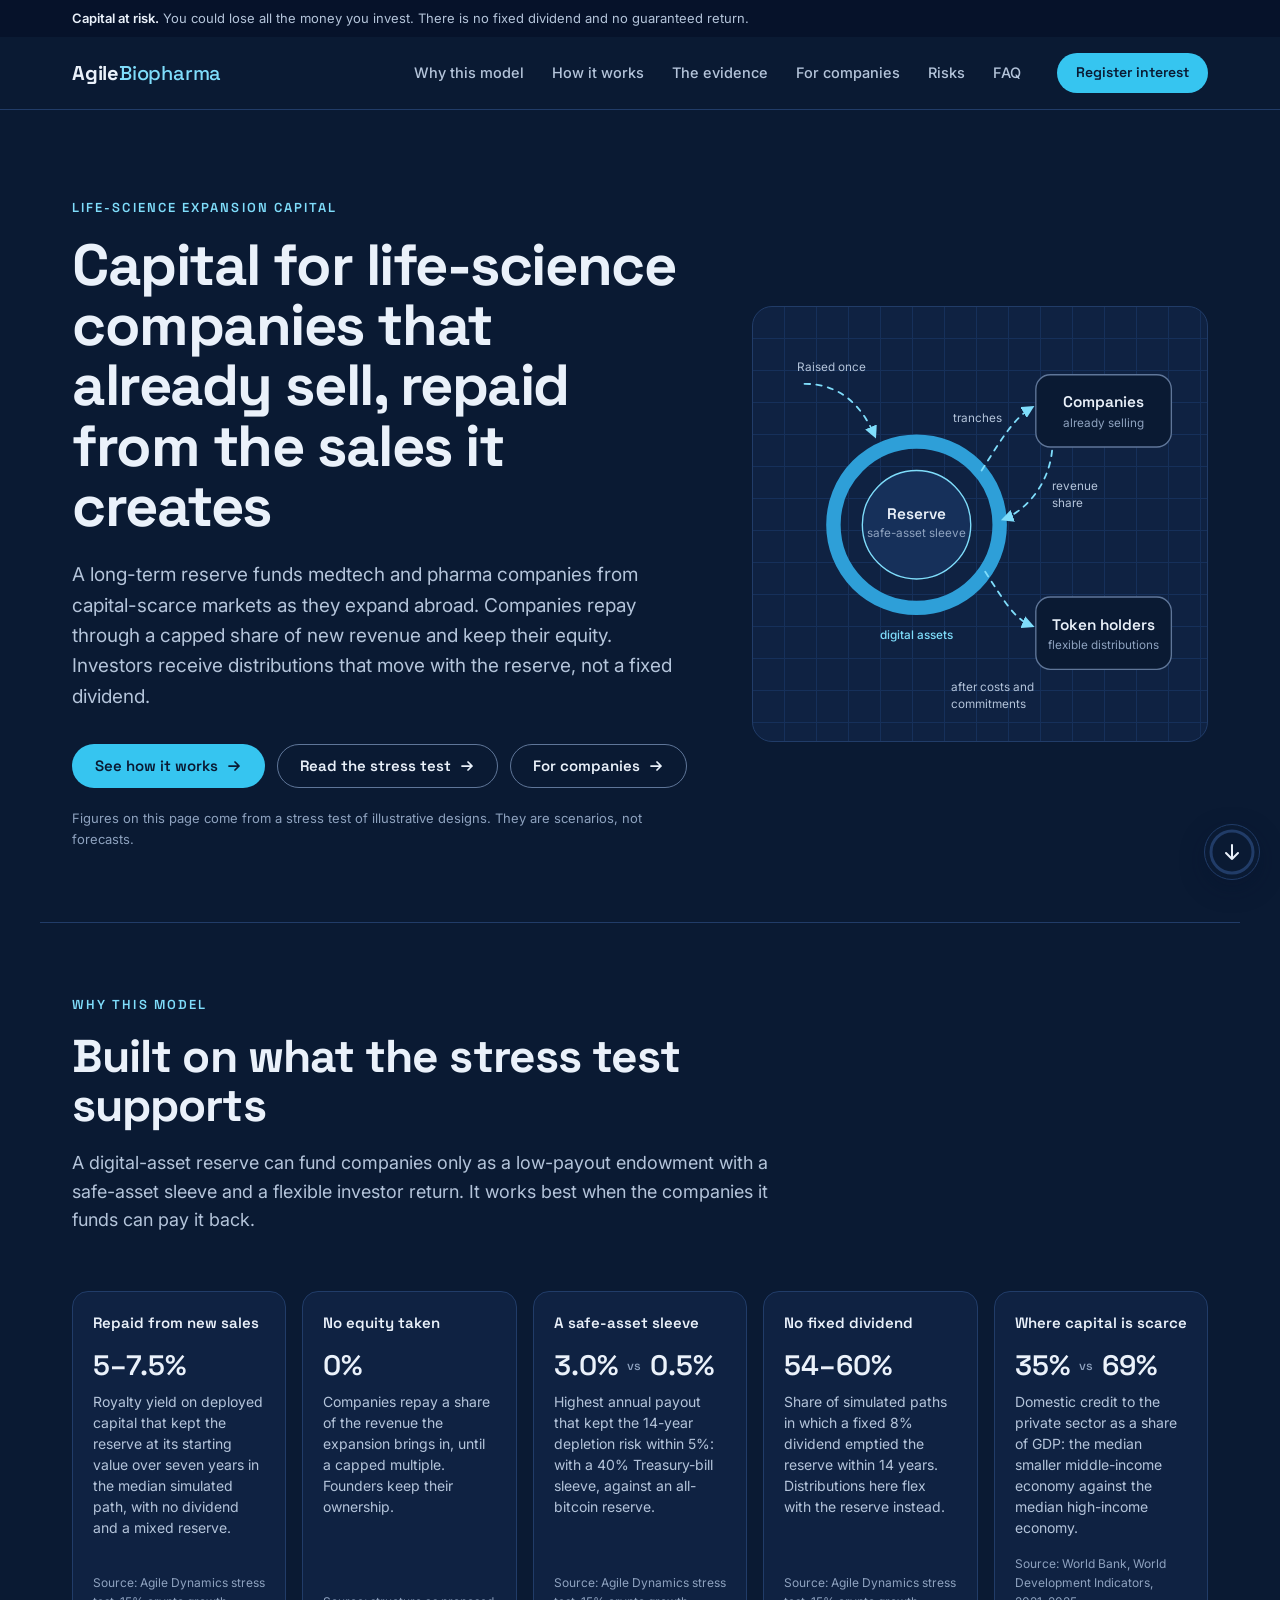
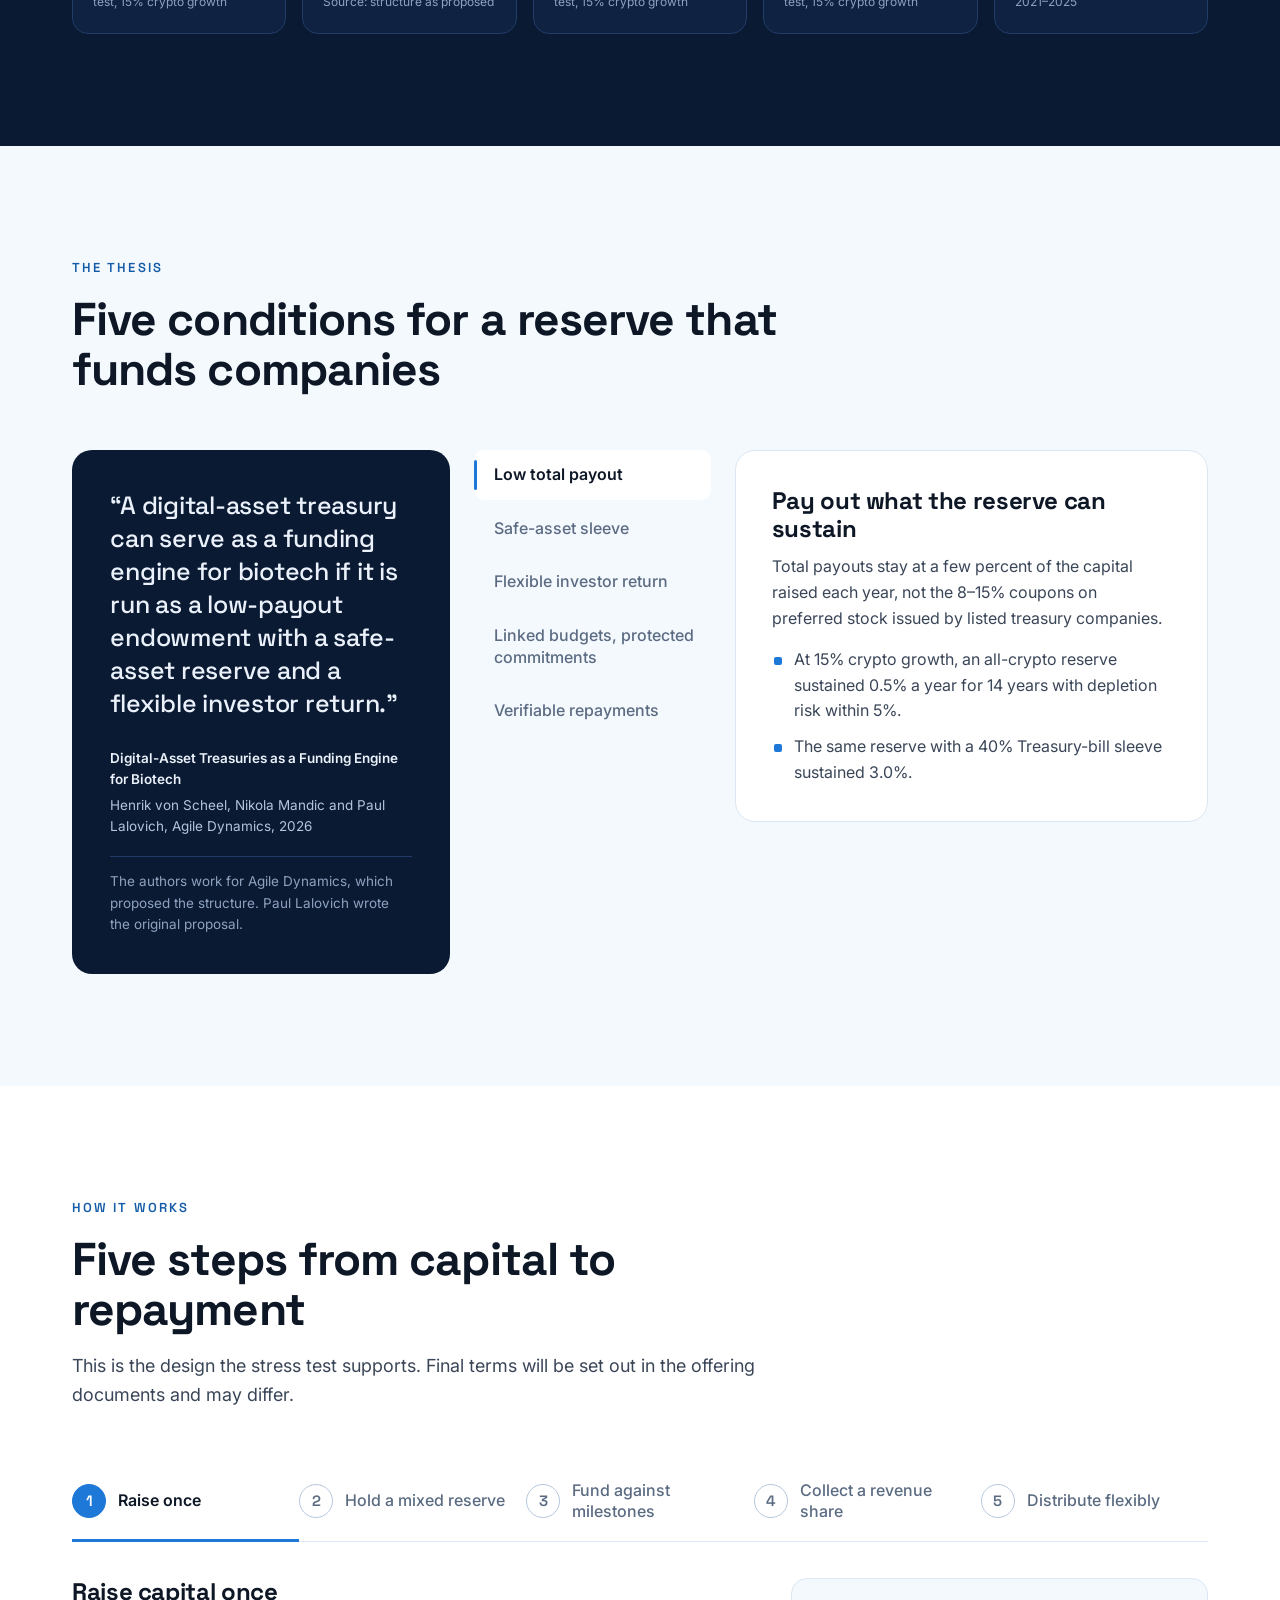
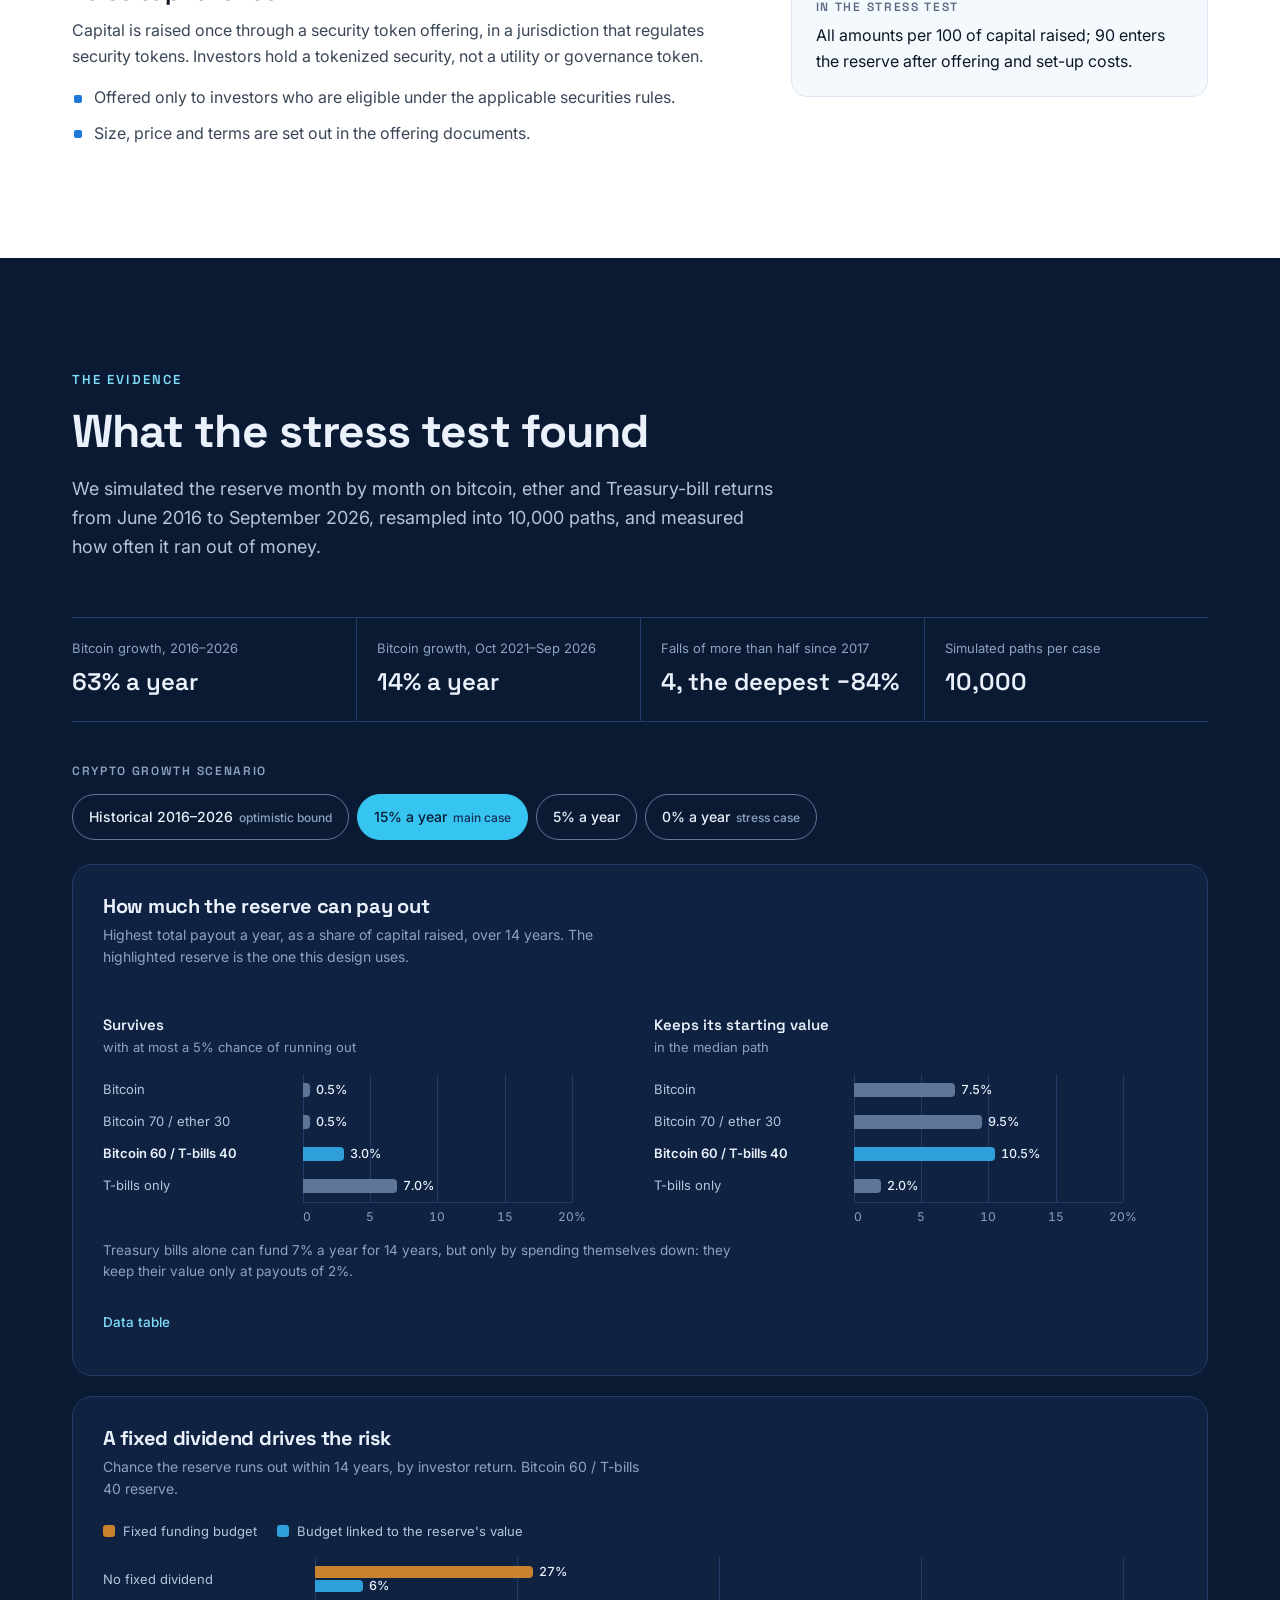
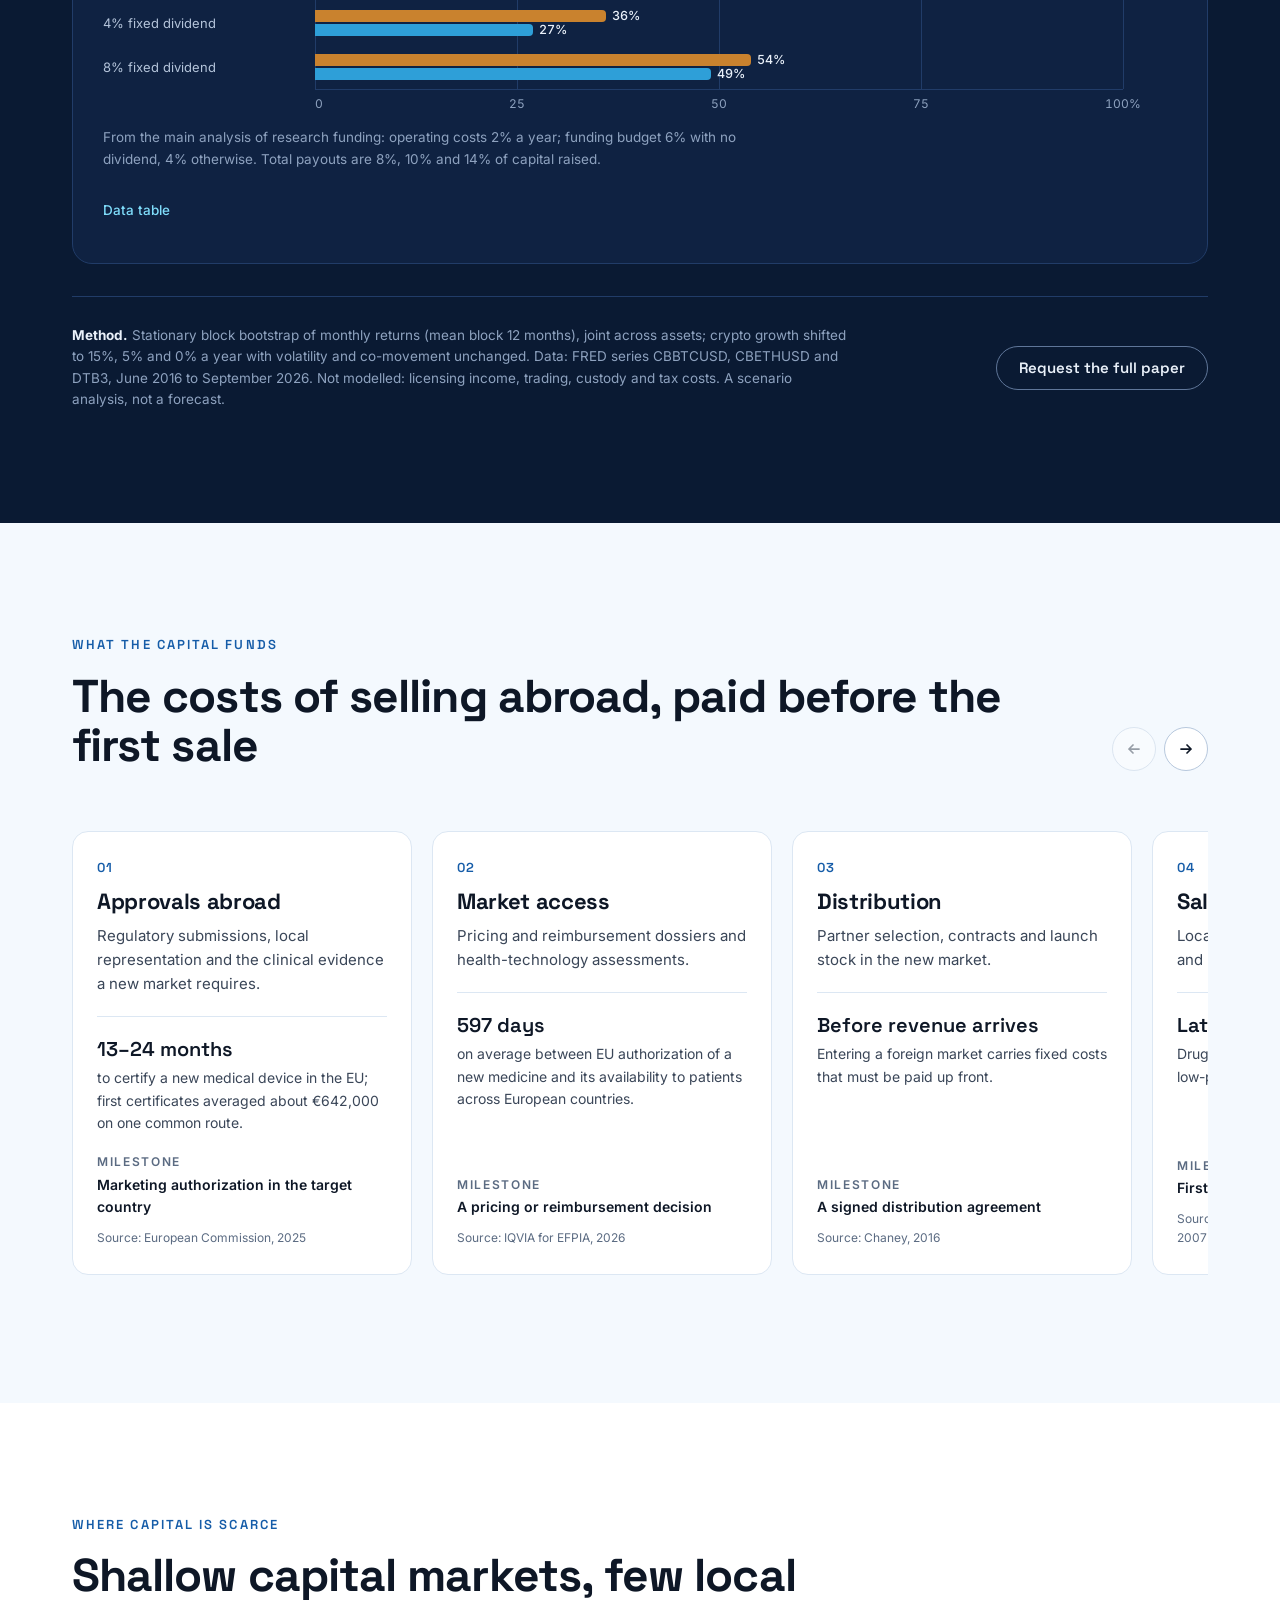
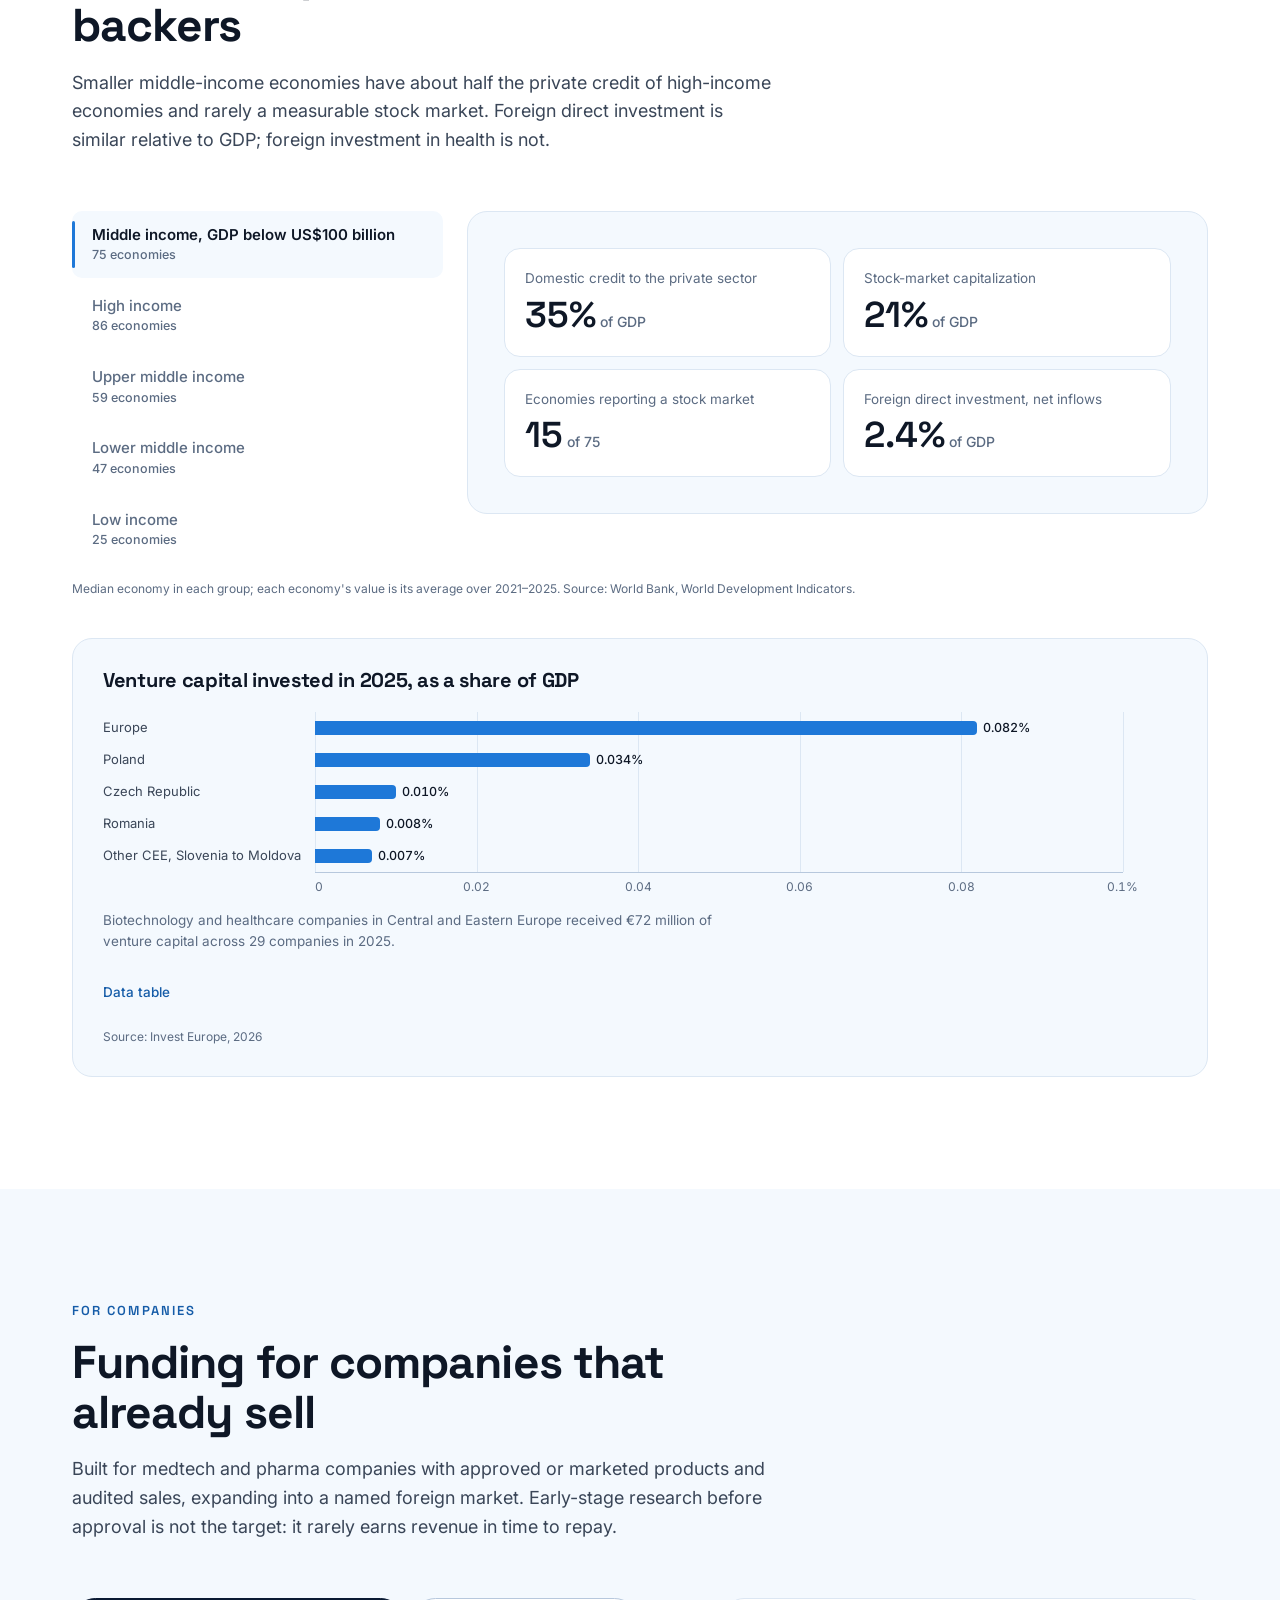
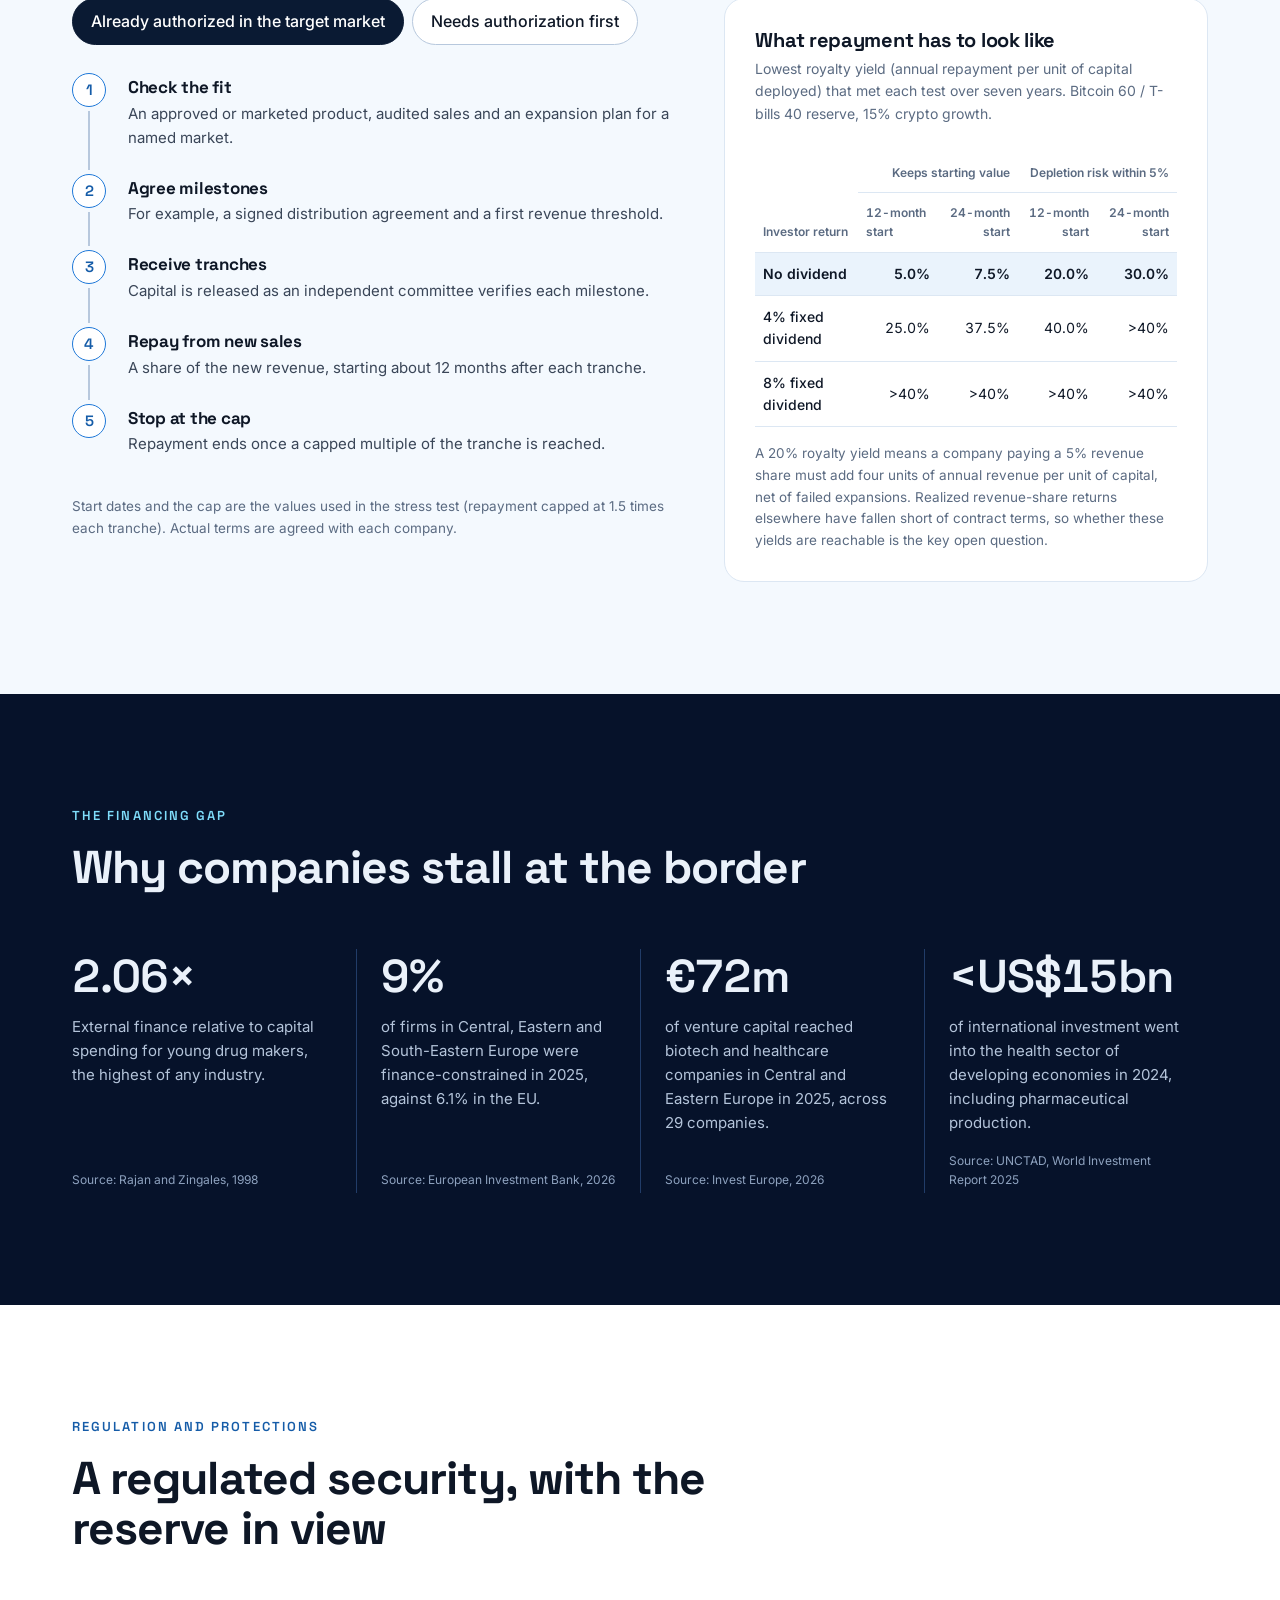
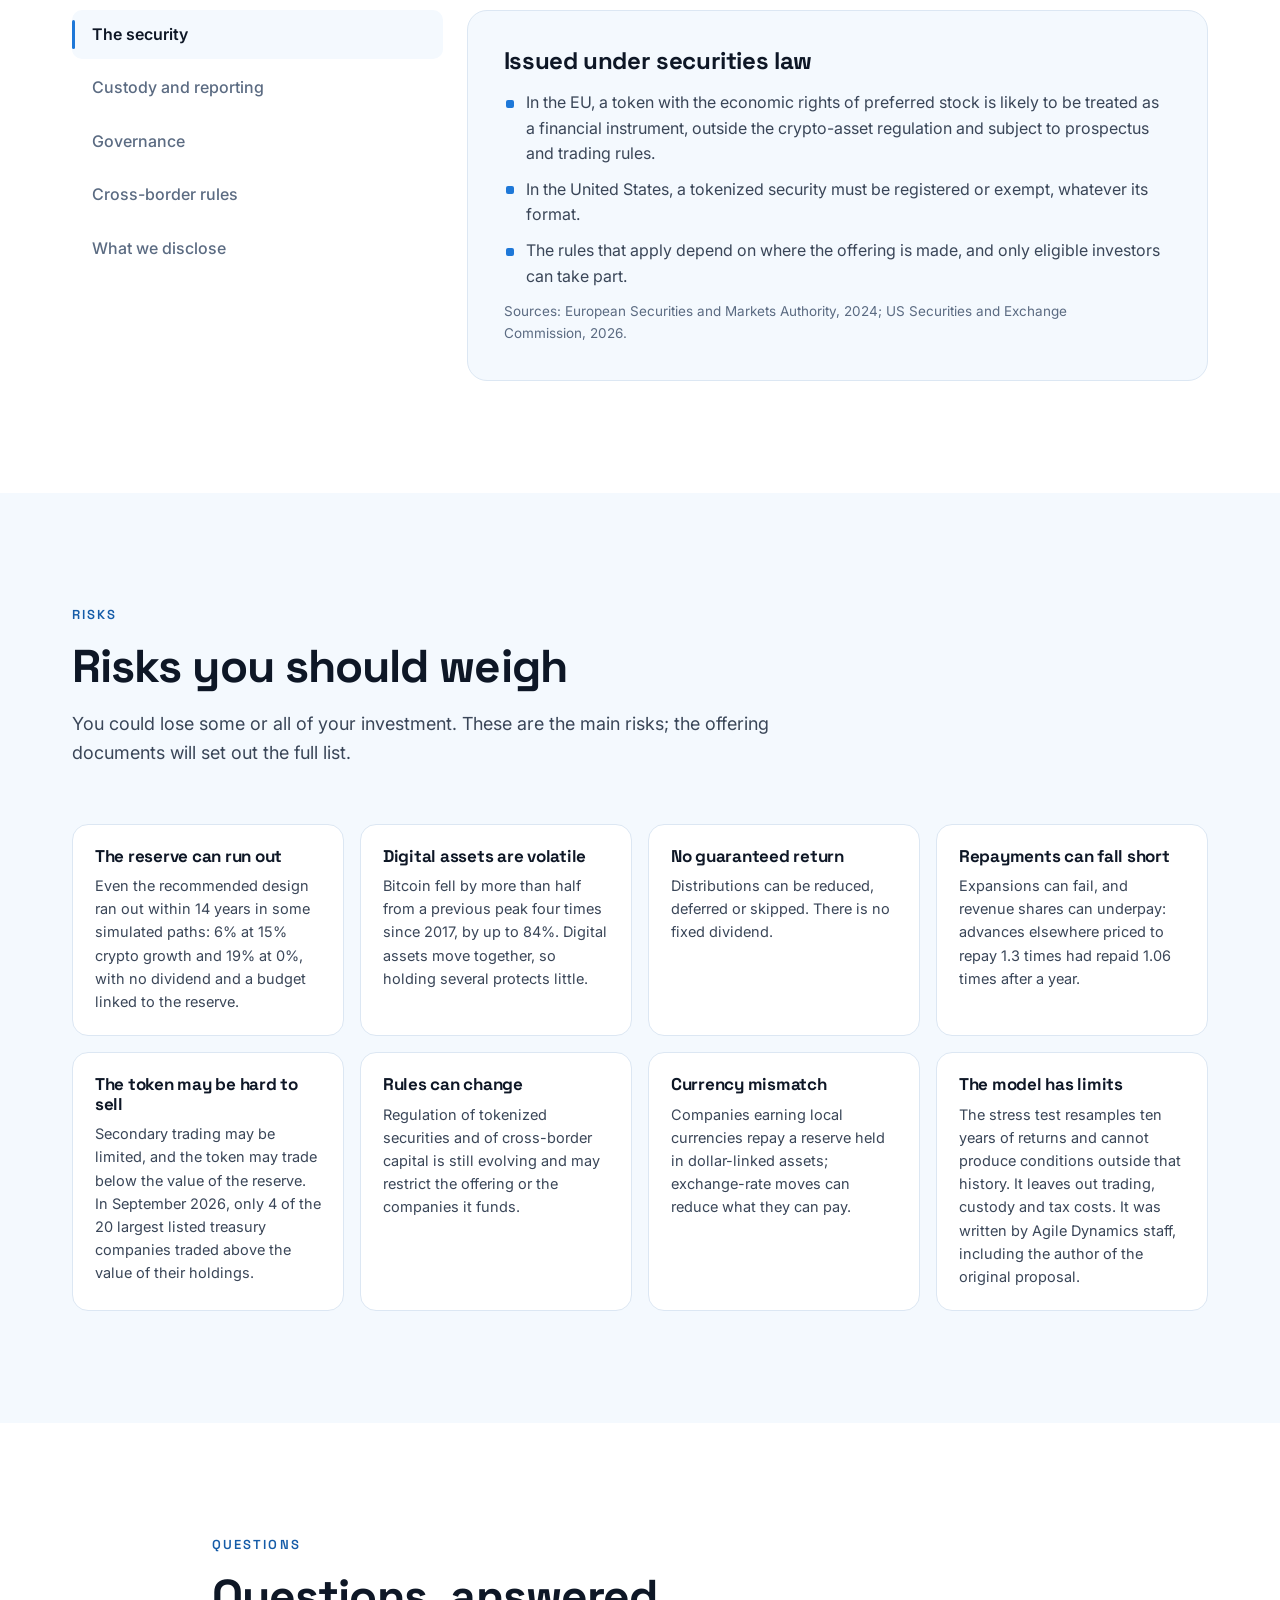
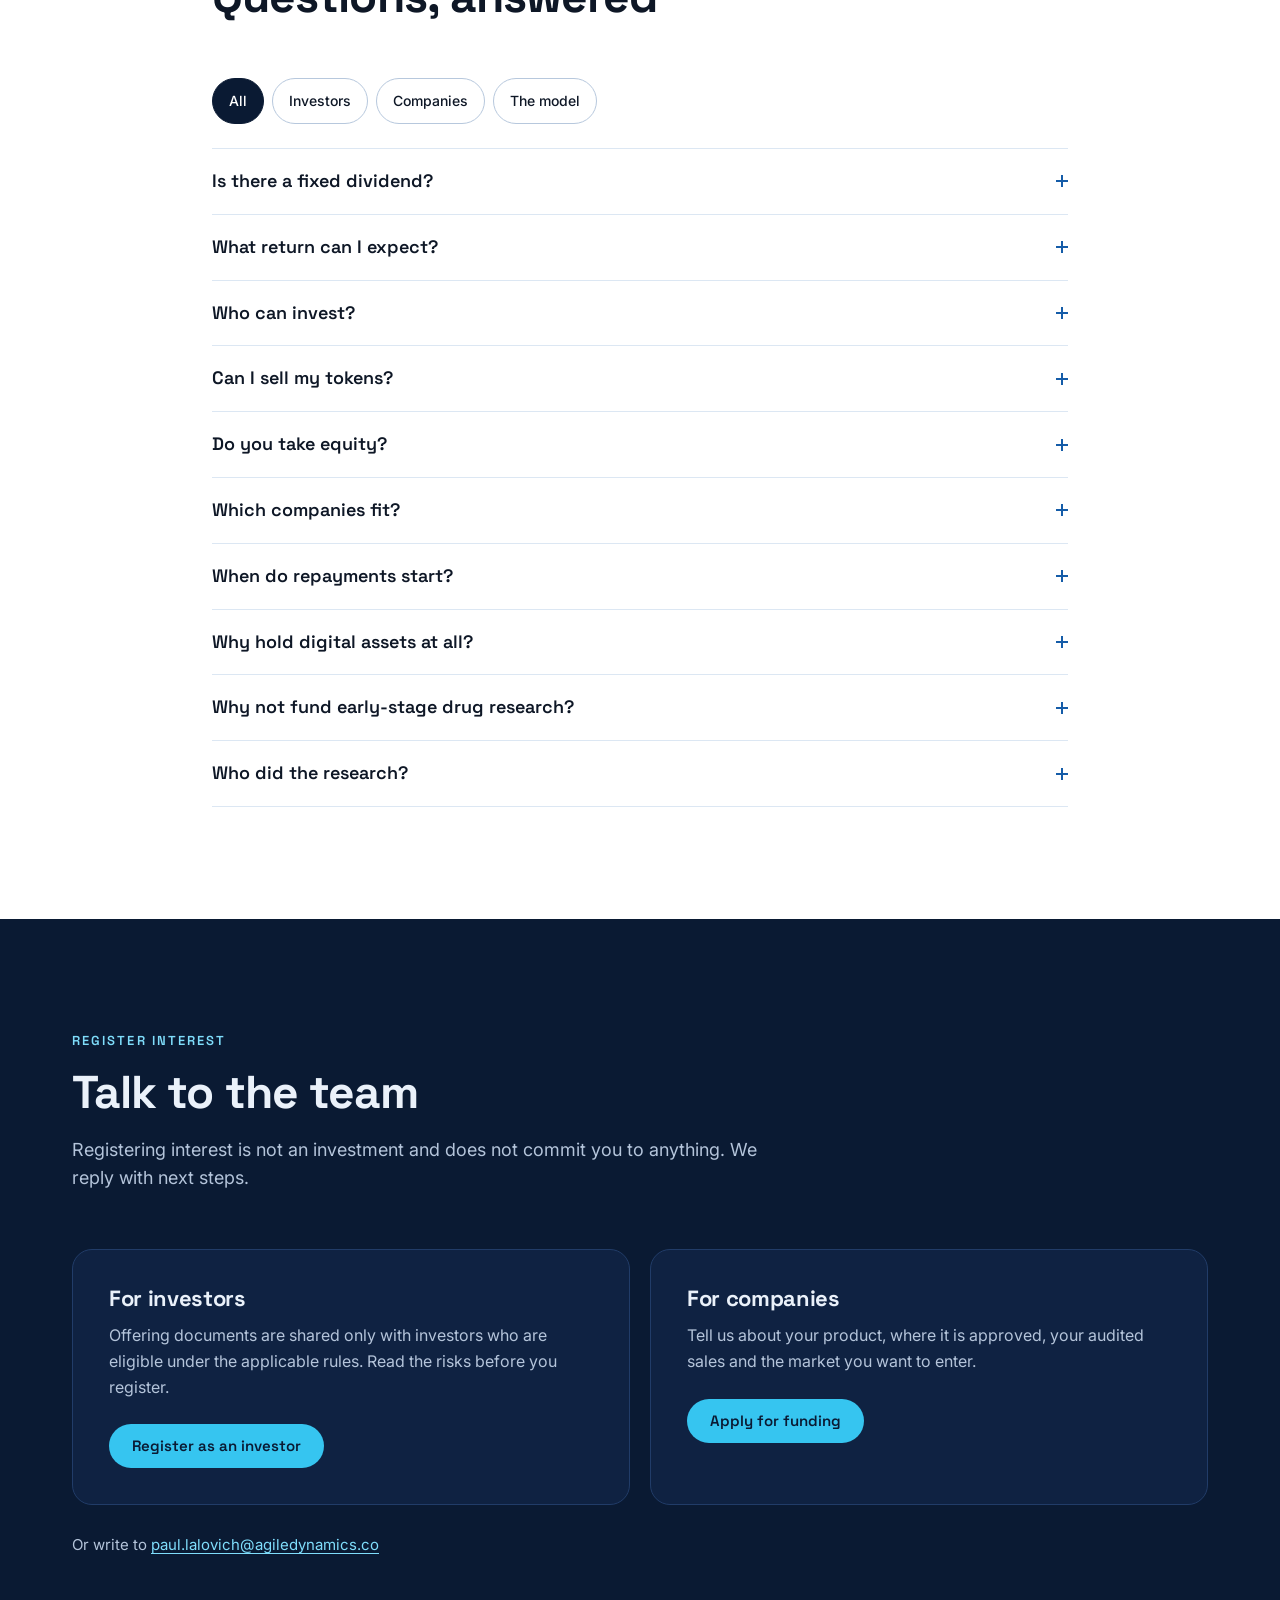
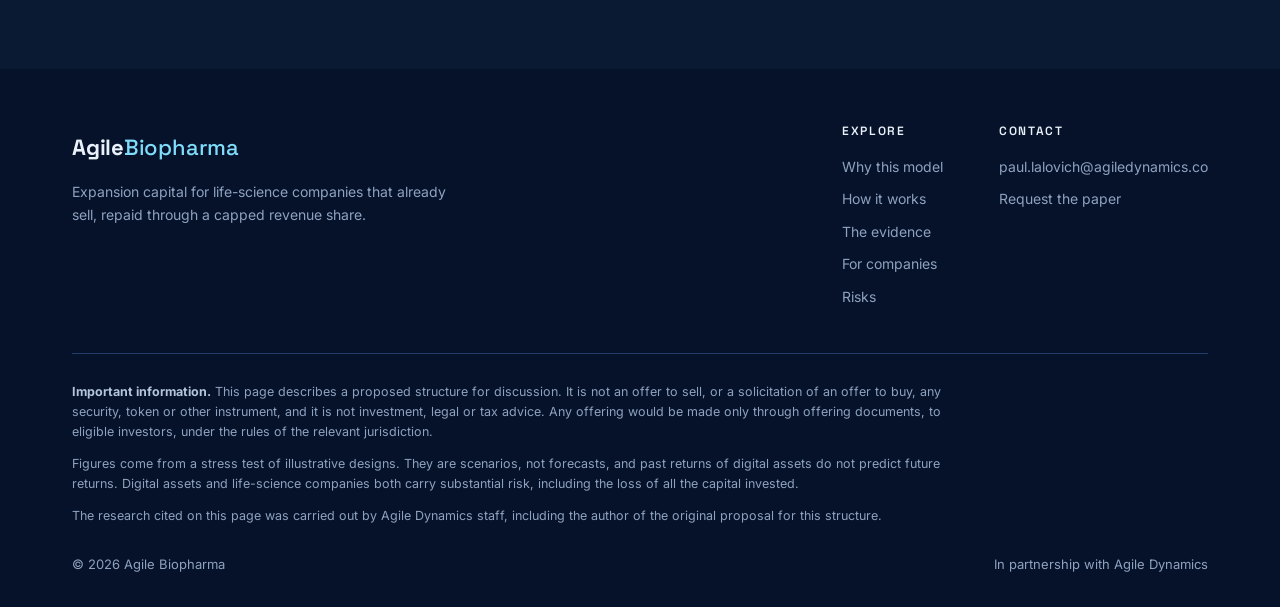
<file: investinbiopharma/index.html>
<!DOCTYPE html>
<html lang="en">
<head>
<meta charset="UTF-8">
<meta name="viewport" content="width=device-width, initial-scale=1">
<!-- Draft financial promotion: keep out of search until legal sign-off. -->
<meta name="robots" content="noindex, nofollow">
<title>Agile Biopharma: expansion capital for life-science companies</title>
<meta name="description" content="Agile Biopharma funds life-science companies that already sell products to expand abroad, repaid through a capped revenue share. Capital at risk; no fixed dividend.">
<meta name="theme-color" content="#0A1A33">
<link rel="icon" type="image/png" href="/img/favicon.png">
<link rel="apple-touch-icon" href="/img/apple-touch-icon.png">
<link rel="preconnect" href="https://fonts.googleapis.com">
<link rel="preconnect" href="https://fonts.gstatic.com" crossorigin>
<link href="https://fonts.googleapis.com/css2?family=Space+Grotesk:wght@500;600;700&family=Inter:wght@400;500;600&display=swap" rel="stylesheet">
<link rel="stylesheet" href="/investinbiopharma/styles.css">
<script>document.documentElement.classList.add('js');</script>
<script src="/investinbiopharma/main.js" defer></script>
</head>
<body>

<a class="skip-link" href="#main">Skip to content</a>

<!-- ========== UTILITY STRIP ========== -->
<div class="utility" role="note" aria-label="Risk warning">
  <div class="wrap utility-inner">
    <span class="utility-risk"><strong>Capital at risk.</strong> You could lose all the money you invest. There is no fixed dividend and no guaranteed return.</span>
  </div>
</div>

<!-- ========== HEADER ========== -->
<header class="site-header" id="site-header">
  <div class="wrap header-inner">
    <a class="wordmark" href="#top" aria-label="Agile Biopharma, back to top">
      <span class="wordmark-a">Agile</span> <span class="wordmark-b">Biopharma</span>
    </a>
    <nav class="site-nav" id="site-nav" aria-label="Primary">
      <a href="#why">Why this model</a>
      <a href="#how">How it works</a>
      <a href="#evidence">The evidence</a>
      <a href="#companies">For companies</a>
      <a href="#risks">Risks</a>
      <a href="#faq">FAQ</a>
      <a class="nav-cta" href="#contact">Register interest</a>
    </nav>
    <a class="btn btn-accent header-cta" href="#contact">Register interest</a>
    <button class="menu-toggle" id="menu-toggle" type="button" aria-expanded="false" aria-controls="site-nav">
      <span class="menu-toggle-bars" aria-hidden="true"><span></span><span></span><span></span></span>
      <span class="menu-toggle-label">Menu</span>
    </button>
  </div>
</header>

<main id="main">

<!-- ========== HERO ========== -->
<section class="hero band-dark" id="top" aria-labelledby="hero-title">
  <div class="wrap hero-grid">
    <div class="hero-copy">
      <p class="eyebrow">Life-science expansion capital</p>
      <h1 id="hero-title">Capital for life-science companies that already sell, repaid from the sales it creates</h1>
      <p class="hero-lead">A long-term reserve funds medtech and pharma companies from capital-scarce markets as they expand abroad. Companies repay through a capped share of new revenue and keep their equity. Investors receive distributions that move with the reserve, not a fixed dividend.</p>
      <div class="hero-actions">
        <a class="btn btn-accent" href="#how">See how it works <svg class="icon" aria-hidden="true" viewBox="0 0 16 16"><path d="M3 8h10M9 4l4 4-4 4"/></svg></a>
        <a class="btn btn-outline" href="#evidence">Read the stress test <svg class="icon" aria-hidden="true" viewBox="0 0 16 16"><path d="M3 8h10M9 4l4 4-4 4"/></svg></a>
        <a class="btn btn-outline" href="#companies">For companies <svg class="icon" aria-hidden="true" viewBox="0 0 16 16"><path d="M3 8h10M9 4l4 4-4 4"/></svg></a>
      </div>
      <p class="hero-note">Figures on this page come from a stress test of illustrative designs. They are scenarios, not forecasts.</p>
    </div>

    <figure class="hero-diagram">
      <svg viewBox="0 0 440 418" role="img" aria-labelledby="flow-title flow-desc">
        <title id="flow-title">How money moves through the structure</title>
        <desc id="flow-desc">Capital raised once goes into a reserve of digital assets with a safe-asset sleeve. The reserve funds companies in milestone tranches; companies pay a capped revenue share back into the reserve; token holders receive flexible distributions after costs and commitments.</desc>
        <defs>
          <marker id="arrow" viewBox="0 0 10 10" refX="8" refY="5" markerWidth="7" markerHeight="7" orient="auto-start-reverse">
            <path d="M0 0L10 5L0 10z" class="flow-head"/>
          </marker>
        </defs>
        <path class="flow" d="M26 54 C 70 54, 92 84, 104 112" marker-end="url(#arrow)"/>
        <text class="flow-label" x="18" y="40">Raised once</text>

        <circle class="reserve-ring" cx="150" cy="210" r="92"/>
        <circle class="reserve-core" cx="150" cy="210" r="60"/>
        <text class="node-title" x="150" y="204" text-anchor="middle">Reserve</text>
        <text class="node-sub core-sub" x="150" y="224" text-anchor="middle">safe-asset sleeve</text>
        <text class="ring-label" x="150" y="336" text-anchor="middle">digital assets</text>

        <rect class="node" x="282" y="44" width="150" height="80" rx="16"/>
        <text class="node-title" x="357" y="80" text-anchor="middle">Companies</text>
        <text class="node-sub" x="357" y="102" text-anchor="middle">already selling</text>

        <rect class="node" x="282" y="290" width="150" height="80" rx="16"/>
        <text class="node-title" x="357" y="326" text-anchor="middle">Token holders</text>
        <text class="node-sub" x="357" y="348" text-anchor="middle">flexible distributions</text>

        <path class="flow" d="M222 150 C 246 112, 258 92, 278 80" marker-end="url(#arrow)"/>
        <text class="flow-label" x="190" y="96">tranches</text>
        <path class="flow flow-return" d="M300 128 C 296 168, 268 196, 246 204" marker-end="url(#arrow)"/>
        <text class="flow-label" x="300" y="172">revenue</text>
        <text class="flow-label" x="300" y="190">share</text>
        <path class="flow" d="M226 262 C 248 296, 258 314, 278 322" marker-end="url(#arrow)"/>
        <text class="flow-label" x="188" y="394">after costs and</text>
        <text class="flow-label" x="188" y="413">commitments</text>
      </svg>
    </figure>
  </div>
</section>

<!-- ========== WHY ========== -->
<section class="why band-dark" id="why" aria-labelledby="why-title">
  <div class="wrap">
    <div class="section-head">
      <p class="eyebrow">Why this model</p>
      <h2 id="why-title">Built on what the stress test supports</h2>
      <p class="lead">A digital-asset reserve can fund companies only as a low-payout endowment with a safe-asset sleeve and a flexible investor return. It works best when the companies it funds can pay it back.</p>
    </div>
    <ul class="value-grid">
      <li class="value-card">
        <h3>Repaid from new sales</h3>
        <p class="value-stat">5–7.5%</p>
        <p class="value-caption">Royalty yield on deployed capital that kept the reserve at its starting value over seven years in the median simulated path, with no dividend and a mixed reserve.</p>
        <p class="source">Source: Agile Dynamics stress test, 15% crypto growth</p>
      </li>
      <li class="value-card">
        <h3>No equity taken</h3>
        <p class="value-stat">0%</p>
        <p class="value-caption">Companies repay a share of the revenue the expansion brings in, until a capped multiple. Founders keep their ownership.</p>
        <p class="source">Source: structure as proposed</p>
      </li>
      <li class="value-card">
        <h3>A safe-asset sleeve</h3>
        <p class="value-stat">3.0% <span class="value-vs">vs</span>&nbsp;0.5%</p>
        <p class="value-caption">Highest annual payout that kept the 14-year depletion risk within 5%: with a 40% Treasury-bill sleeve, against an all-bitcoin reserve.</p>
        <p class="source">Source: Agile Dynamics stress test, 15% crypto growth</p>
      </li>
      <li class="value-card">
        <h3>No fixed dividend</h3>
        <p class="value-stat">54–60%</p>
        <p class="value-caption">Share of simulated paths in which a fixed 8% dividend emptied the reserve within 14 years. Distributions here flex with the reserve instead.</p>
        <p class="source">Source: Agile Dynamics stress test, 15% crypto growth</p>
      </li>
      <li class="value-card">
        <h3>Where capital is scarce</h3>
        <p class="value-stat">35% <span class="value-vs">vs</span>&nbsp;69%</p>
        <p class="value-caption">Domestic credit to the private sector as a share of GDP: the median smaller middle-income economy against the median high-income economy.</p>
        <p class="source">Source: World Bank, World Development Indicators, 2021–2025</p>
      </li>
    </ul>
  </div>
</section>

<!-- ========== THESIS ========== -->
<section class="thesis band-ice" id="thesis" aria-labelledby="thesis-title">
  <div class="wrap">
    <div class="section-head">
      <p class="eyebrow">The thesis</p>
      <h2 id="thesis-title">Five conditions for a reserve that funds companies</h2>
    </div>
    <div class="thesis-grid">
      <figure class="quote-card">
        <blockquote>
          <p>“A digital-asset treasury can serve as a funding engine for biotech if it is run as a low-payout endowment with a safe-asset reserve and a flexible investor return.”</p>
        </blockquote>
        <figcaption>
          <span class="quote-source">Digital-Asset Treasuries as a Funding Engine for Biotech</span>
          <span class="quote-authors">Henrik von Scheel, Nikola Mandic and Paul Lalovich, Agile Dynamics, 2026</span>
          <span class="quote-disclosure">The authors work for Agile Dynamics, which proposed the structure. Paul Lalovich wrote the original proposal.</span>
        </figcaption>
      </figure>

      <div class="tabs tabs-vertical" data-tabs>
        <div class="tab-list" role="tablist" aria-label="Design conditions" aria-orientation="vertical">
          <button class="tab" role="tab" type="button" id="cond-tab-1" aria-controls="cond-panel-1" aria-selected="true">Low total payout</button>
          <button class="tab" role="tab" type="button" id="cond-tab-2" aria-controls="cond-panel-2" aria-selected="false" tabindex="-1">Safe-asset sleeve</button>
          <button class="tab" role="tab" type="button" id="cond-tab-3" aria-controls="cond-panel-3" aria-selected="false" tabindex="-1">Flexible investor return</button>
          <button class="tab" role="tab" type="button" id="cond-tab-4" aria-controls="cond-panel-4" aria-selected="false" tabindex="-1">Linked budgets, protected commitments</button>
          <button class="tab" role="tab" type="button" id="cond-tab-5" aria-controls="cond-panel-5" aria-selected="false" tabindex="-1">Verifiable repayments</button>
        </div>
        <div class="tab-panel is-selected" role="tabpanel" id="cond-panel-1" aria-labelledby="cond-tab-1" tabindex="0">
          <h3>Pay out what the reserve can sustain</h3>
          <p>Total payouts stay at a few percent of the capital raised each year, not the 8–15% coupons on preferred stock issued by listed treasury companies.</p>
          <ul class="ticks">
            <li>At 15% crypto growth, an all-crypto reserve sustained 0.5% a year for 14 years with depletion risk within 5%.</li>
            <li>The same reserve with a 40% Treasury-bill sleeve sustained 3.0%.</li>
          </ul>
        </div>
        <div class="tab-panel" role="tabpanel" id="cond-panel-2" aria-labelledby="cond-tab-2" tabindex="0">
          <h3>Hold safe assets against commitments</h3>
          <p>A sleeve of short-term government bills covers operating costs and committed milestone tranches for several years, so a market fall does not force sales at the bottom.</p>
          <ul class="ticks">
            <li>Replacing 40% of the bitcoin with Treasury bills raised the sustainable payout in every forward scenario.</li>
            <li>Adding ether instead lowered depletion risk by at most 7 percentage points: digital assets tend to move together.</li>
          </ul>
        </div>
        <div class="tab-panel" role="tabpanel" id="cond-panel-3" aria-labelledby="cond-tab-3" tabindex="0">
          <h3>Let the investor return flex</h3>
          <p>Distributions vary with the reserve's value and can be reduced or deferred, so investors share losses instead of passing them to the companies being funded.</p>
          <ul class="ticks">
            <li>With no fixed dividend, linking the funding budget to the reserve cut depletion risk from 27% to 6%.</li>
            <li>With a fixed 8% dividend, the same rule cut it only from 54% to 49%.</li>
          </ul>
          <p class="panel-note">Bitcoin 60 / Treasury bills 40, 15% crypto growth, 14 years.</p>
        </div>
        <div class="tab-panel" role="tabpanel" id="cond-panel-4" aria-labelledby="cond-tab-4" tabindex="0">
          <h3>Follow the reserve, keep promises</h3>
          <p>The funding budget follows the reserve's smoothed value, but tranches already promised to companies that met their milestones are ring-fenced, so no company is stranded mid-programme.</p>
          <ul class="ticks">
            <li>Modelled as the trailing 12-month average value of the reserve, capped at twice the base budget.</li>
          </ul>
        </div>
        <div class="tab-panel" role="tabpanel" id="cond-panel-5" aria-labelledby="cond-tab-5" tabindex="0">
          <h3>Check every repayment</h3>
          <p>A revenue share only works when sales can be verified, through audited accounts or payment records.</p>
          <ul class="ticks">
            <li>South African merchants whose revenue-based advances were priced to repay 1.3 times had repaid 1.06 times after a year.</li>
            <li>Life-science companies with audited product sales are easier to monitor than small merchants.</li>
          </ul>
          <p class="panel-note">Source: Russel, Shi and Clarke, South African Reserve Bank, 2025.</p>
        </div>
      </div>
    </div>
  </div>
</section>

<!-- ========== HOW IT WORKS ========== -->
<section class="how band-light" id="how" aria-labelledby="how-title">
  <div class="wrap">
    <div class="section-head">
      <p class="eyebrow">How it works</p>
      <h2 id="how-title">Five steps from capital to repayment</h2>
      <p class="lead">This is the design the stress test supports. Final terms will be set out in the offering documents and may differ.</p>
    </div>
    <div class="tabs tabs-steps" data-tabs>
      <div class="tab-list step-list" role="tablist" aria-label="Steps">
        <button class="tab step" role="tab" type="button" id="step-tab-1" aria-controls="step-panel-1" aria-selected="true"><span class="step-num">1</span><span class="step-name">Raise once</span></button>
        <button class="tab step" role="tab" type="button" id="step-tab-2" aria-controls="step-panel-2" aria-selected="false" tabindex="-1"><span class="step-num">2</span><span class="step-name">Hold a mixed reserve</span></button>
        <button class="tab step" role="tab" type="button" id="step-tab-3" aria-controls="step-panel-3" aria-selected="false" tabindex="-1"><span class="step-num">3</span><span class="step-name">Fund against milestones</span></button>
        <button class="tab step" role="tab" type="button" id="step-tab-4" aria-controls="step-panel-4" aria-selected="false" tabindex="-1"><span class="step-num">4</span><span class="step-name">Collect a revenue share</span></button>
        <button class="tab step" role="tab" type="button" id="step-tab-5" aria-controls="step-panel-5" aria-selected="false" tabindex="-1"><span class="step-num">5</span><span class="step-name">Distribute flexibly</span></button>
      </div>
      <div class="tab-panel step-panel is-selected" role="tabpanel" id="step-panel-1" aria-labelledby="step-tab-1" tabindex="0">
        <div class="step-body">
          <h3>Raise capital once</h3>
          <p>Capital is raised once through a security token offering, in a jurisdiction that regulates security tokens. Investors hold a tokenized security, not a utility or governance token.</p>
          <ul class="ticks">
            <li>Offered only to investors who are eligible under the applicable securities rules.</li>
            <li>Size, price and terms are set out in the offering documents.</li>
          </ul>
        </div>
        <aside class="modelled">
          <h4>In the stress test</h4>
          <p>All amounts per 100 of capital raised; 90 enters the reserve after offering and set-up costs.</p>
        </aside>
      </div>
      <div class="tab-panel step-panel" role="tabpanel" id="step-panel-2" aria-labelledby="step-tab-2" tabindex="0">
        <div class="step-body">
          <h3>Hold a mixed reserve</h3>
          <p>The reserve holds digital assets alongside a sleeve of short-term government bills, in segregated, insured custody.</p>
          <ul class="ticks">
            <li>The safe-asset sleeve covers operating costs and committed tranches for several years.</li>
            <li>Holdings are reported through third-party attestations and on-chain proof of reserves, alongside audited financial statements.</li>
          </ul>
        </div>
        <aside class="modelled">
          <h4>In the stress test</h4>
          <p>Bitcoin 60 / Treasury bills 40, rebalanced monthly.</p>
        </aside>
      </div>
      <div class="tab-panel step-panel" role="tabpanel" id="step-panel-3" aria-labelledby="step-tab-3" tabindex="0">
        <div class="step-body">
          <h3>Fund expansion against milestones</h3>
          <p>Companies with approved or marketed products receive capital to sell abroad. Each tranche is released once an independent committee verifies a commercial milestone.</p>
          <ul class="ticks">
            <li>Milestones such as a marketing authorization in a new country, a signed distribution agreement or a revenue threshold.</li>
            <li>Funds go to approvals abroad, market access, distribution, sales capacity and working capital.</li>
          </ul>
        </div>
        <aside class="modelled">
          <h4>In the stress test</h4>
          <p>An expansion budget of 10% of capital raised a year, deployed over seven years.</p>
        </aside>
      </div>
      <div class="tab-panel step-panel" role="tabpanel" id="step-panel-4" aria-labelledby="step-tab-4" tabindex="0">
        <div class="step-body">
          <h3>Collect a share of new revenue</h3>
          <p>Each company pays a share of the sales the expansion brings in until it has repaid a capped multiple of what it received. No equity changes hands.</p>
          <ul class="ticks">
            <li>Repayments start once the expansion is selling: sooner for products already authorized in the target market.</li>
            <li>Sales are verified from audited accounts or payment records.</li>
          </ul>
        </div>
        <aside class="modelled">
          <h4>In the stress test</h4>
          <p>Repayment starts 12 or 24 months after each tranche and stops at 1.5 times the tranche (also tested at 2 times).</p>
        </aside>
      </div>
      <div class="tab-panel step-panel" role="tabpanel" id="step-panel-5" aria-labelledby="step-tab-5" tabindex="0">
        <div class="step-body">
          <h3>Distribute flexibly</h3>
          <p>Distributions to token holders follow a rule linked to the reserve's value. They can fall, be deferred or be skipped. Operating costs and committed company tranches are paid first.</p>
          <ul class="ticks">
            <li>No fixed dividend and no guaranteed return.</li>
            <li>The distribution rule is set out in the offering documents.</li>
          </ul>
        </div>
        <aside class="modelled">
          <h4>In the stress test</h4>
          <p>Operating costs of 2% of capital raised a year. The design that kept its capital paid no dividend.</p>
        </aside>
      </div>
    </div>
  </div>
</section>

<!-- ========== EVIDENCE ========== -->
<section class="evidence band-dark" id="evidence" aria-labelledby="evidence-title">
  <div class="wrap">
    <div class="section-head">
      <p class="eyebrow">The evidence</p>
      <h2 id="evidence-title">What the stress test found</h2>
      <p class="lead">We simulated the reserve month by month on bitcoin, ether and Treasury-bill returns from June 2016 to September 2026, resampled into 10,000 paths, and measured how often it ran out of money.</p>
    </div>

    <dl class="context-strip">
      <div><dt>Bitcoin growth, 2016–2026</dt><dd>63% a year</dd></div>
      <div><dt>Bitcoin growth, Oct 2021–Sep 2026</dt><dd>14% a year</dd></div>
      <div><dt>Falls of more than half since 2017</dt><dd>4, the deepest −84%</dd></div>
      <div><dt>Simulated paths per case</dt><dd>10,000</dd></div>
    </dl>

    <fieldset class="scenario-filter" id="scenario-filter">
      <legend>Crypto growth scenario</legend>
      <div class="chip-row">
        <label class="chip"><input type="radio" name="scenario" value="hist"><span>Historical 2016–2026 <small>optimistic bound</small></span></label>
        <label class="chip"><input type="radio" name="scenario" value="g15" checked><span>15% a year <small>main case</small></span></label>
        <label class="chip"><input type="radio" name="scenario" value="g5"><span>5% a year</span></label>
        <label class="chip"><input type="radio" name="scenario" value="g0"><span>0% a year <small>stress case</small></span></label>
      </div>
    </fieldset>

    <div class="panel-grid">
      <article class="panel" aria-labelledby="payout-title">
        <h3 id="payout-title">How much the reserve can pay out</h3>
        <p class="panel-sub">Highest total payout a year, as a share of capital raised, over 14 years. The highlighted reserve is the one this design uses.</p>
        <div class="multiples">
          <figure class="viz" data-source="payout-survive" data-filter="scenario" data-max="20" data-ticks="0,5,10,15,20" data-highlight="mix" data-unit="%">
            <figcaption><strong>Survives</strong><span>with at most a 5% chance of running out</span></figcaption>
            <div class="viz-plot" aria-hidden="true"></div>
          </figure>
          <figure class="viz" data-source="payout-preserve" data-filter="scenario" data-max="20" data-ticks="0,5,10,15,20" data-highlight="mix" data-unit="%">
            <figcaption><strong>Keeps its starting value</strong><span>in the median path</span></figcaption>
            <div class="viz-plot" aria-hidden="true"></div>
          </figure>
        </div>
        <p class="panel-note">Treasury bills alone can fund 7% a year for 14 years, but only by spending themselves down: they keep their value only at payouts of 2%.</p>
        <details class="viz-data">
          <summary>Data table</summary>
          <div class="table-scroll">
            <table id="payout-survive">
              <caption>Survives: highest payout a year (%) with at most a 5% chance of running out within 14 years</caption>
              <thead><tr><th scope="col">Reserve</th><th scope="col">Historical</th><th scope="col">15% a year</th><th scope="col">5% a year</th><th scope="col">0% a year</th></tr></thead>
              <tbody>
                <tr data-key="btc"><th scope="row">Bitcoin</th><td data-scenario="hist" data-value="7.5">7.5</td><td data-scenario="g15" data-value="0.5">0.5</td><td data-scenario="g5" data-value="0">&lt;0.5</td><td data-scenario="g0" data-value="0">&lt;0.5</td></tr>
                <tr data-key="btceth"><th scope="row">Bitcoin 70 / ether 30</th><td data-scenario="hist" data-value="7">7.0</td><td data-scenario="g15" data-value="0.5">0.5</td><td data-scenario="g5" data-value="0">&lt;0.5</td><td data-scenario="g0" data-value="0">&lt;0.5</td></tr>
                <tr data-key="mix"><th scope="row">Bitcoin 60 / T-bills 40</th><td data-scenario="hist" data-value="10.5">10.5</td><td data-scenario="g15" data-value="3">3.0</td><td data-scenario="g5" data-value="2">2.0</td><td data-scenario="g0" data-value="1.5">1.5</td></tr>
                <tr data-key="tbill"><th scope="row">T-bills only</th><td data-scenario="hist" data-value="7">7.0</td><td data-scenario="g15" data-value="7">7.0</td><td data-scenario="g5" data-value="7">7.0</td><td data-scenario="g0" data-value="7">7.0</td></tr>
              </tbody>
            </table>
            <table id="payout-preserve">
              <caption>Keeps its starting value: highest payout a year (%) at which the median path ends 14 years at or above its starting value</caption>
              <thead><tr><th scope="col">Reserve</th><th scope="col">Historical</th><th scope="col">15% a year</th><th scope="col">5% a year</th><th scope="col">0% a year</th></tr></thead>
              <tbody>
                <tr data-key="btc"><th scope="row">Bitcoin</th><td data-scenario="hist" data-value="20">≥20</td><td data-scenario="g15" data-value="7.5">7.5</td><td data-scenario="g5" data-value="2">2.0</td><td data-scenario="g0" data-value="0">&lt;0.5</td></tr>
                <tr data-key="btceth"><th scope="row">Bitcoin 70 / ether 30</th><td data-scenario="hist" data-value="20">≥20</td><td data-scenario="g15" data-value="9.5">9.5</td><td data-scenario="g5" data-value="4">4.0</td><td data-scenario="g0" data-value="2">2.0</td></tr>
                <tr data-key="mix"><th scope="row">Bitcoin 60 / T-bills 40</th><td data-scenario="hist" data-value="20">≥20</td><td data-scenario="g15" data-value="10.5">10.5</td><td data-scenario="g5" data-value="6.5">6.5</td><td data-scenario="g0" data-value="4">4.0</td></tr>
                <tr data-key="tbill"><th scope="row">T-bills only</th><td data-scenario="hist" data-value="2">2.0</td><td data-scenario="g15" data-value="2">2.0</td><td data-scenario="g5" data-value="2">2.0</td><td data-scenario="g0" data-value="2">2.0</td></tr>
              </tbody>
            </table>
          </div>
        </details>
      </article>

      <article class="panel" aria-labelledby="dividend-title">
        <h3 id="dividend-title">A fixed dividend drives the risk</h3>
        <p class="panel-sub">Chance the reserve runs out within 14 years, by investor return. Bitcoin 60 / T-bills 40 reserve.</p>
        <figure class="viz" data-source="dividend-risk" data-filter="scenario" data-series="fixed,linked" data-max="100" data-ticks="0,25,50,75,100" data-unit="%">
          <figcaption class="viz-legend">
            <span class="legend-item"><span class="swatch swatch-fixed" aria-hidden="true"></span>Fixed funding budget</span>
            <span class="legend-item"><span class="swatch swatch-linked" aria-hidden="true"></span>Budget linked to the reserve's value</span>
          </figcaption>
          <div class="viz-plot" aria-hidden="true"></div>
        </figure>
        <p class="panel-note">From the main analysis of research funding: operating costs 2% a year; funding budget 6% with no dividend, 4% otherwise. Total payouts are 8%, 10% and 14% of capital raised.</p>
        <details class="viz-data">
          <summary>Data table</summary>
          <div class="table-scroll">
            <table id="dividend-risk">
              <caption>Chance (%) the reserve runs out within 14 years, Bitcoin 60 / T-bills 40</caption>
              <thead>
                <tr><th scope="col" rowspan="2">Investor return</th><th scope="colgroup" colspan="2">Historical</th><th scope="colgroup" colspan="2">15% a year</th><th scope="colgroup" colspan="2">5% a year</th><th scope="colgroup" colspan="2">0% a year</th></tr>
                <tr><th scope="col">Fixed</th><th scope="col">Linked</th><th scope="col">Fixed</th><th scope="col">Linked</th><th scope="col">Fixed</th><th scope="col">Linked</th><th scope="col">Fixed</th><th scope="col">Linked</th></tr>
              </thead>
              <tbody>
                <tr data-key="none"><th scope="row">No fixed dividend</th><td data-scenario="hist" data-series="fixed" data-value="2">2</td><td data-scenario="hist" data-series="linked" data-value="0">0</td><td data-scenario="g15" data-series="fixed" data-value="27">27</td><td data-scenario="g15" data-series="linked" data-value="6">6</td><td data-scenario="g5" data-series="fixed" data-value="40">40</td><td data-scenario="g5" data-series="linked" data-value="13">13</td><td data-scenario="g0" data-series="fixed" data-value="48">48</td><td data-scenario="g0" data-series="linked" data-value="19">19</td></tr>
                <tr data-key="div4"><th scope="row">4% fixed dividend</th><td data-scenario="hist" data-series="fixed" data-value="4">4</td><td data-scenario="hist" data-series="linked" data-value="2">2</td><td data-scenario="g15" data-series="fixed" data-value="36">36</td><td data-scenario="g15" data-series="linked" data-value="27">27</td><td data-scenario="g5" data-series="fixed" data-value="51">51</td><td data-scenario="g5" data-series="linked" data-value="42">42</td><td data-scenario="g0" data-series="fixed" data-value="58">58</td><td data-scenario="g0" data-series="linked" data-value="50">50</td></tr>
                <tr data-key="div8"><th scope="row">8% fixed dividend</th><td data-scenario="hist" data-series="fixed" data-value="11">11</td><td data-scenario="hist" data-series="linked" data-value="8">8</td><td data-scenario="g15" data-series="fixed" data-value="54">54</td><td data-scenario="g15" data-series="linked" data-value="49">49</td><td data-scenario="g5" data-series="fixed" data-value="67">67</td><td data-scenario="g5" data-series="linked" data-value="64">64</td><td data-scenario="g0" data-series="fixed" data-value="74">74</td><td data-scenario="g0" data-series="linked" data-value="71">71</td></tr>
              </tbody>
            </table>
          </div>
        </details>
      </article>
    </div>

    <div class="method">
      <p><strong>Method.</strong> Stationary block bootstrap of monthly returns (mean block 12 months), joint across assets; crypto growth shifted to 15%, 5% and 0% a year with volatility and co-movement unchanged. Data: FRED series CBBTCUSD, CBETHUSD and DTB3, June 2016 to September 2026. Not modelled: licensing income, trading, custody and tax costs. A scenario analysis, not a forecast.</p>
      <a class="btn btn-outline" href="mailto:paul.lalovich@agiledynamics.co?subject=Agile%20Biopharma%3A%20request%20for%20the%20stress-test%20paper">Request the full paper</a>
    </div>
  </div>
</section>

<!-- ========== WHAT THE CAPITAL FUNDS ========== -->
<section class="funds band-ice" id="funds" aria-labelledby="funds-title">
  <div class="wrap">
    <div class="section-head section-head-row">
      <div>
        <p class="eyebrow">What the capital funds</p>
        <h2 id="funds-title">The costs of selling abroad, paid before the first sale</h2>
      </div>
      <div class="carousel-controls" aria-label="Scroll the cards">
        <button class="icon-btn" type="button" data-carousel-prev="funds-track" aria-label="Previous cards"><svg class="icon" aria-hidden="true" viewBox="0 0 16 16"><path d="M13 8H3M7 4L3 8l4 4"/></svg></button>
        <button class="icon-btn" type="button" data-carousel-next="funds-track" aria-label="Next cards"><svg class="icon" aria-hidden="true" viewBox="0 0 16 16"><path d="M3 8h10M9 4l4 4-4 4"/></svg></button>
      </div>
    </div>
    <ul class="carousel" id="funds-track" tabindex="0" aria-label="Uses of funds">
      <li class="fund-card">
        <p class="fund-kicker">01</p>
        <h3>Approvals abroad</h3>
        <p>Regulatory submissions, local representation and the clinical evidence a new market requires.</p>
        <p class="fund-fact"><strong>13–24 months</strong> to certify a new medical device in the EU; first certificates averaged about €642,000 on one common route.</p>
        <p class="milestone"><span>Milestone</span> Marketing authorization in the target country</p>
        <p class="source">Source: European Commission, 2025</p>
      </li>
      <li class="fund-card">
        <p class="fund-kicker">02</p>
        <h3>Market access</h3>
        <p>Pricing and reimbursement dossiers and health-technology assessments.</p>
        <p class="fund-fact"><strong>597 days</strong> on average between EU authorization of a new medicine and its availability to patients across European countries.</p>
        <p class="milestone"><span>Milestone</span> A pricing or reimbursement decision</p>
        <p class="source">Source: IQVIA for EFPIA, 2026</p>
      </li>
      <li class="fund-card">
        <p class="fund-kicker">03</p>
        <h3>Distribution</h3>
        <p>Partner selection, contracts and launch stock in the new market.</p>
        <p class="fund-fact"><strong>Before revenue arrives</strong> Entering a foreign market carries fixed costs that must be paid up front.</p>
        <p class="milestone"><span>Milestone</span> A signed distribution agreement</p>
        <p class="source">Source: Chaney, 2016</p>
      </li>
      <li class="fund-card">
        <p class="fund-kicker">04</p>
        <h3>Sales capacity</h3>
        <p>Local sales and medical-affairs teams and key-account management.</p>
        <p class="fund-fact"><strong>Late or not at all</strong> Drug makers often launch late in small and low-price markets, or skip them.</p>
        <p class="milestone"><span>Milestone</span> First orders in the new market</p>
        <p class="source">Source: Danzon, Wang and Wang, 2005; Kyle, 2007</p>
      </li>
      <li class="fund-card">
        <p class="fund-kicker">05</p>
        <h3>Working capital</h3>
        <p>Inventory and receivables while sales in the new market build up.</p>
        <p class="fund-fact"><strong>Entry, not survival</strong> Access to finance mattered for entering export markets, not for staying in them.</p>
        <p class="milestone"><span>Milestone</span> A revenue threshold in the new market</p>
        <p class="source">Source: Berman and Héricourt, 2010</p>
      </li>
    </ul>
  </div>
</section>

<!-- ========== WHERE CAPITAL IS SCARCE ========== -->
<section class="markets band-light" id="markets" aria-labelledby="markets-title">
  <div class="wrap">
    <div class="section-head">
      <p class="eyebrow">Where capital is scarce</p>
      <h2 id="markets-title">Shallow capital markets, few local backers</h2>
      <p class="lead">Smaller middle-income economies have about half the private credit of high-income economies and rarely a measurable stock market. Foreign direct investment is similar relative to GDP; foreign investment in health is not.</p>
    </div>
    <div class="tabs tabs-vertical markets-grid" data-tabs>
      <div class="tab-list" role="tablist" aria-label="Economy groups" aria-orientation="vertical">
        <button class="tab" role="tab" type="button" id="mkt-tab-target" aria-controls="mkt-panel-target" aria-selected="true">Middle income, GDP below US$100 billion <span class="tab-count">75 economies</span></button>
        <button class="tab" role="tab" type="button" id="mkt-tab-high" aria-controls="mkt-panel-high" aria-selected="false" tabindex="-1">High income <span class="tab-count">86 economies</span></button>
        <button class="tab" role="tab" type="button" id="mkt-tab-upper" aria-controls="mkt-panel-upper" aria-selected="false" tabindex="-1">Upper middle income <span class="tab-count">59 economies</span></button>
        <button class="tab" role="tab" type="button" id="mkt-tab-lower" aria-controls="mkt-panel-lower" aria-selected="false" tabindex="-1">Lower middle income <span class="tab-count">47 economies</span></button>
        <button class="tab" role="tab" type="button" id="mkt-tab-low" aria-controls="mkt-panel-low" aria-selected="false" tabindex="-1">Low income <span class="tab-count">25 economies</span></button>
      </div>
      <div class="tab-panel is-selected" role="tabpanel" id="mkt-panel-target" aria-labelledby="mkt-tab-target" tabindex="0">
        <dl class="stat-grid">
          <div><dt>Domestic credit to the private sector</dt><dd>35%<span> of GDP</span></dd></div>
          <div><dt>Stock-market capitalization</dt><dd>21%<span> of GDP</span></dd></div>
          <div><dt>Economies reporting a stock market</dt><dd>15<span> of 75</span></dd></div>
          <div><dt>Foreign direct investment, net inflows</dt><dd>2.4%<span> of GDP</span></dd></div>
        </dl>
      </div>
      <div class="tab-panel" role="tabpanel" id="mkt-panel-high" aria-labelledby="mkt-tab-high" tabindex="0">
        <dl class="stat-grid">
          <div><dt>Domestic credit to the private sector</dt><dd>69%<span> of GDP</span></dd></div>
          <div><dt>Stock-market capitalization</dt><dd>50%<span> of GDP</span></dd></div>
          <div><dt>Economies reporting a stock market</dt><dd>37<span> of 86</span></dd></div>
          <div><dt>Foreign direct investment, net inflows</dt><dd>2.9%<span> of GDP</span></dd></div>
        </dl>
      </div>
      <div class="tab-panel" role="tabpanel" id="mkt-panel-upper" aria-labelledby="mkt-tab-upper" tabindex="0">
        <dl class="stat-grid">
          <div><dt>Domestic credit to the private sector</dt><dd>44%<span> of GDP</span></dd></div>
          <div><dt>Stock-market capitalization</dt><dd>46%<span> of GDP</span></dd></div>
          <div><dt>Economies reporting a stock market</dt><dd>23<span> of 59</span></dd></div>
          <div><dt>Foreign direct investment, net inflows</dt><dd>2.6%<span> of GDP</span></dd></div>
        </dl>
      </div>
      <div class="tab-panel" role="tabpanel" id="mkt-panel-lower" aria-labelledby="mkt-tab-lower" tabindex="0">
        <dl class="stat-grid">
          <div><dt>Domestic credit to the private sector</dt><dd>24%<span> of GDP</span></dd></div>
          <div><dt>Stock-market capitalization</dt><dd>18%<span> of GDP</span></dd></div>
          <div><dt>Economies reporting a stock market</dt><dd>15<span> of 47</span></dd></div>
          <div><dt>Foreign direct investment, net inflows</dt><dd>1.6%<span> of GDP</span></dd></div>
        </dl>
      </div>
      <div class="tab-panel" role="tabpanel" id="mkt-panel-low" aria-labelledby="mkt-tab-low" tabindex="0">
        <dl class="stat-grid">
          <div><dt>Domestic credit to the private sector</dt><dd>12%<span> of GDP</span></dd></div>
          <div><dt>Stock-market capitalization</dt><dd>n/a<span> fewer than five report</span></dd></div>
          <div><dt>Economies reporting a stock market</dt><dd>1<span> of 25</span></dd></div>
          <div><dt>Foreign direct investment, net inflows</dt><dd>2.9%<span> of GDP</span></dd></div>
        </dl>
      </div>
    </div>
    <p class="source source-block">Median economy in each group; each economy's value is its average over 2021–2025. Source: World Bank, World Development Indicators.</p>

    <article class="panel panel-light vc-panel" aria-labelledby="vc-title">
      <h3 id="vc-title">Venture capital invested in 2025, as a share of GDP</h3>
      <figure class="viz viz-light" data-source="vc-gdp" data-max="0.1" data-ticks="0,0.02,0.04,0.06,0.08,0.1" data-unit="%">
        <figcaption class="visually-hidden">Venture capital as a share of GDP, Europe and Central and Eastern European economies, 2025</figcaption>
        <div class="viz-plot" aria-hidden="true"></div>
      </figure>
      <p class="panel-note">Biotechnology and healthcare companies in Central and Eastern Europe received €72 million of venture capital across 29 companies in 2025.</p>
      <details class="viz-data">
        <summary>Data table</summary>
        <div class="table-scroll">
          <table id="vc-gdp">
            <caption>Venture capital as a share of GDP (%), 2025</caption>
            <thead><tr><th scope="col">Economy</th><th scope="col">Share of GDP</th></tr></thead>
            <tbody>
              <tr data-key="europe"><th scope="row">Europe</th><td data-value="0.082">0.082</td></tr>
              <tr data-key="pl"><th scope="row">Poland</th><td data-value="0.034">0.034</td></tr>
              <tr data-key="cz"><th scope="row">Czech Republic</th><td data-value="0.010">0.010</td></tr>
              <tr data-key="ro"><th scope="row">Romania</th><td data-value="0.008">0.008</td></tr>
              <tr data-key="cee"><th scope="row">Other CEE, Slovenia to Moldova</th><td data-value="0.007">0.007</td></tr>
            </tbody>
          </table>
        </div>
      </details>
      <p class="source">Source: Invest Europe, 2026</p>
    </article>
  </div>
</section>

<!-- ========== FOR COMPANIES ========== -->
<section class="companies band-ice" id="companies" aria-labelledby="companies-title">
  <div class="wrap">
    <div class="section-head">
      <p class="eyebrow">For companies</p>
      <h2 id="companies-title">Funding for companies that already sell</h2>
      <p class="lead">Built for medtech and pharma companies with approved or marketed products and audited sales, expanding into a named foreign market. Early-stage research before approval is not the target: it rarely earns revenue in time to repay.</p>
    </div>
    <div class="companies-grid">
      <div class="tabs tabs-pills" data-tabs>
        <div class="tab-list pill-list" role="tablist" aria-label="Your situation">
          <button class="tab pill" role="tab" type="button" id="co-tab-ready" aria-controls="co-panel-ready" aria-selected="true">Already authorized in the target market</button>
          <button class="tab pill" role="tab" type="button" id="co-tab-pending" aria-controls="co-panel-pending" aria-selected="false" tabindex="-1">Needs authorization first</button>
        </div>
        <div class="tab-panel is-selected" role="tabpanel" id="co-panel-ready" aria-labelledby="co-tab-ready" tabindex="0">
          <ol class="pathway">
            <li><h3>Check the fit</h3><p>An approved or marketed product, audited sales and an expansion plan for a named market.</p></li>
            <li><h3>Agree milestones</h3><p>For example, a signed distribution agreement and a first revenue threshold.</p></li>
            <li><h3>Receive tranches</h3><p>Capital is released as an independent committee verifies each milestone.</p></li>
            <li><h3>Repay from new sales</h3><p>A share of the new revenue, starting about 12 months after each tranche.</p></li>
            <li><h3>Stop at the cap</h3><p>Repayment ends once a capped multiple of the tranche is reached.</p></li>
          </ol>
        </div>
        <div class="tab-panel" role="tabpanel" id="co-panel-pending" aria-labelledby="co-tab-pending" tabindex="0">
          <ol class="pathway">
            <li><h3>Check the fit</h3><p>An approved or marketed product at home, audited sales and an expansion plan for a named market.</p></li>
            <li><h3>Agree milestones</h3><p>Starting with the marketing authorization in the target country, then distribution and revenue.</p></li>
            <li><h3>Receive tranches</h3><p>Capital is released as an independent committee verifies each milestone.</p></li>
            <li><h3>Repay from new sales</h3><p>A share of the new revenue, starting about 24 months after each tranche to allow for certification and market access.</p></li>
            <li><h3>Stop at the cap</h3><p>Repayment ends once a capped multiple of the tranche is reached.</p></li>
          </ol>
        </div>
        <p class="panel-note">Start dates and the cap are the values used in the stress test (repayment capped at 1.5 times each tranche). Actual terms are agreed with each company.</p>
      </div>

      <article class="panel panel-light breakeven" aria-labelledby="breakeven-title">
        <h3 id="breakeven-title">What repayment has to look like</h3>
        <p class="panel-sub">Lowest royalty yield (annual repayment per unit of capital deployed) that met each test over seven years. Bitcoin 60 / T-bills 40 reserve, 15% crypto growth.</p>
        <div class="table-scroll">
          <table class="data-table">
            <thead>
              <tr><th scope="col" rowspan="2">Investor return</th><th scope="colgroup" colspan="2">Keeps starting value</th><th scope="colgroup" colspan="2">Depletion risk within 5%</th></tr>
              <tr><th scope="col">12-month start</th><th scope="col">24-month start</th><th scope="col">12-month start</th><th scope="col">24-month start</th></tr>
            </thead>
            <tbody>
              <tr class="is-highlight"><th scope="row">No dividend</th><td>5.0%</td><td>7.5%</td><td>20.0%</td><td>30.0%</td></tr>
              <tr><th scope="row">4% fixed dividend</th><td>25.0%</td><td>37.5%</td><td>40.0%</td><td>&gt;40%</td></tr>
              <tr><th scope="row">8% fixed dividend</th><td>&gt;40%</td><td>&gt;40%</td><td>&gt;40%</td><td>&gt;40%</td></tr>
            </tbody>
          </table>
        </div>
        <p class="panel-note">A 20% royalty yield means a company paying a 5% revenue share must add four units of annual revenue per unit of capital, net of failed expansions. Realized revenue-share returns elsewhere have fallen short of contract terms, so whether these yields are reachable is the key open question.</p>
      </article>
    </div>
  </div>
</section>

<!-- ========== THE GAP IN NUMBERS ========== -->
<section class="gap band-deep" id="gap" aria-labelledby="gap-title">
  <div class="wrap">
    <div class="section-head">
      <p class="eyebrow">The financing gap</p>
      <h2 id="gap-title">Why companies stall at the border</h2>
    </div>
    <ul class="counter-grid">
      <li>
        <p class="counter"><span class="visually-hidden">2.06×</span><span aria-hidden="true"><span class="count" data-count-to="2.06" data-decimals="2">2.06</span>×</span></p>
        <p class="counter-label">External finance relative to capital spending for young drug makers, the highest of any industry.</p>
        <p class="source">Source: Rajan and Zingales, 1998</p>
      </li>
      <li>
        <p class="counter"><span class="visually-hidden">9%</span><span aria-hidden="true"><span class="count" data-count-to="9" data-decimals="0">9</span>%</span></p>
        <p class="counter-label">of firms in Central, Eastern and South-Eastern Europe were finance-constrained in 2025, against 6.1% in the EU.</p>
        <p class="source">Source: European Investment Bank, 2026</p>
      </li>
      <li>
        <p class="counter"><span class="visually-hidden">€72 million</span><span aria-hidden="true">€<span class="count" data-count-to="72" data-decimals="0">72</span>m</span></p>
        <p class="counter-label">of venture capital reached biotech and healthcare companies in Central and Eastern Europe in 2025, across 29 companies.</p>
        <p class="source">Source: Invest Europe, 2026</p>
      </li>
      <li>
        <p class="counter"><span class="visually-hidden">Less than US$15 billion</span><span aria-hidden="true">&lt;US$<span class="count" data-count-to="15" data-decimals="0">15</span>bn</span></p>
        <p class="counter-label">of international investment went into the health sector of developing economies in 2024, including pharmaceutical production.</p>
        <p class="source">Source: UNCTAD, World Investment Report 2025</p>
      </li>
    </ul>
  </div>
</section>

<!-- ========== REGULATION & PROTECTIONS ========== -->
<section class="protections band-light" id="protections" aria-labelledby="protections-title">
  <div class="wrap">
    <div class="section-head">
      <p class="eyebrow">Regulation and protections</p>
      <h2 id="protections-title">A regulated security, with the reserve in view</h2>
    </div>
    <div class="tabs tabs-vertical" data-tabs>
      <div class="tab-list" role="tablist" aria-label="Protections" aria-orientation="vertical">
        <button class="tab" role="tab" type="button" id="reg-tab-1" aria-controls="reg-panel-1" aria-selected="true">The security</button>
        <button class="tab" role="tab" type="button" id="reg-tab-2" aria-controls="reg-panel-2" aria-selected="false" tabindex="-1">Custody and reporting</button>
        <button class="tab" role="tab" type="button" id="reg-tab-3" aria-controls="reg-panel-3" aria-selected="false" tabindex="-1">Governance</button>
        <button class="tab" role="tab" type="button" id="reg-tab-4" aria-controls="reg-panel-4" aria-selected="false" tabindex="-1">Cross-border rules</button>
        <button class="tab" role="tab" type="button" id="reg-tab-5" aria-controls="reg-panel-5" aria-selected="false" tabindex="-1">What we disclose</button>
      </div>
      <div class="tab-panel is-selected" role="tabpanel" id="reg-panel-1" aria-labelledby="reg-tab-1" tabindex="0">
        <h3>Issued under securities law</h3>
        <ul class="ticks">
          <li>In the EU, a token with the economic rights of preferred stock is likely to be treated as a financial instrument, outside the crypto-asset regulation and subject to prospectus and trading rules.</li>
          <li>In the United States, a tokenized security must be registered or exempt, whatever its format.</li>
          <li>The rules that apply depend on where the offering is made, and only eligible investors can take part.</li>
        </ul>
        <p class="panel-note">Sources: European Securities and Markets Authority, 2024; US Securities and Exchange Commission, 2026.</p>
      </div>
      <div class="tab-panel" role="tabpanel" id="reg-panel-2" aria-labelledby="reg-tab-2" tabindex="0">
        <h3>Segregated, insured, reported</h3>
        <ul class="ticks">
          <li>Reserve assets held in segregated, insured custody.</li>
          <li>Third-party attestations and on-chain proof of reserves show holdings at a point in time.</li>
          <li>Proof-of-reserve reports are not audits, so they supplement audited financial statements rather than replace them.</li>
        </ul>
        <p class="panel-note">Source: Public Company Accounting Oversight Board, 2024.</p>
      </div>
      <div class="tab-panel" role="tabpanel" id="reg-panel-3" aria-labelledby="reg-tab-3" tabindex="0">
        <h3>Independent checks on capital and conduct</h3>
        <ul class="ticks">
          <li>A majority of independent directors with fiduciary duties to token holders, as proposed.</li>
          <li>An independent committee verifies each milestone before a tranche is released.</li>
          <li>No equity in funded companies; repayment through a capped revenue share.</li>
        </ul>
      </div>
      <div class="tab-panel" role="tabpanel" id="reg-panel-4" aria-labelledby="reg-tab-4" tabindex="0">
        <h3>Rules in the countries we fund</h3>
        <ul class="ticks">
          <li>The International Monetary Fund warns that tokenized cross-border capital can speed outflows and currency substitution, so host-country regulators may limit it.</li>
          <li>A dollar-linked reserve financing companies that earn local currencies creates a currency mismatch; revenue earned in export markets can reduce it.</li>
        </ul>
        <p class="panel-note">Sources: Adrian, International Monetary Fund, 2026; Eichengreen, Hausmann and Panizza, 2023.</p>
      </div>
      <div class="tab-panel" role="tabpanel" id="reg-panel-5" aria-labelledby="reg-tab-5" tabindex="0">
        <h3>Risk first, projections never</h3>
        <ul class="ticks">
          <li>The probability that the reserve runs out under stated return assumptions, rather than projected returns.</li>
          <li>The reserve's composition, the payout rule and the stress-test method.</li>
          <li>The research authors' affiliation with Agile Dynamics.</li>
        </ul>
      </div>
    </div>
  </div>
</section>

<!-- ========== RISKS ========== -->
<section class="risks band-ice" id="risks" aria-labelledby="risks-title">
  <div class="wrap">
    <div class="section-head">
      <p class="eyebrow">Risks</p>
      <h2 id="risks-title">Risks you should weigh</h2>
      <p class="lead">You could lose some or all of your investment. These are the main risks; the offering documents will set out the full list.</p>
    </div>
    <ul class="risk-grid">
      <li class="risk-card">
        <h3>The reserve can run out</h3>
        <p>Even the recommended design ran out within 14 years in some simulated paths: 6% at 15% crypto growth and 19% at 0%, with no dividend and a budget linked to the reserve.</p>
      </li>
      <li class="risk-card">
        <h3>Digital assets are volatile</h3>
        <p>Bitcoin fell by more than half from a previous peak four times since 2017, by up to 84%. Digital assets move together, so holding several protects little.</p>
      </li>
      <li class="risk-card">
        <h3>No guaranteed return</h3>
        <p>Distributions can be reduced, deferred or skipped. There is no fixed dividend.</p>
      </li>
      <li class="risk-card">
        <h3>Repayments can fall short</h3>
        <p>Expansions can fail, and revenue shares can underpay: advances elsewhere priced to repay 1.3 times had repaid 1.06 times after a year.</p>
      </li>
      <li class="risk-card">
        <h3>The token may be hard to sell</h3>
        <p>Secondary trading may be limited, and the token may trade below the value of the reserve. In September 2026, only 4 of the 20 largest listed treasury companies traded above the value of their holdings.</p>
      </li>
      <li class="risk-card">
        <h3>Rules can change</h3>
        <p>Regulation of tokenized securities and of cross-border capital is still evolving and may restrict the offering or the companies it funds.</p>
      </li>
      <li class="risk-card">
        <h3>Currency mismatch</h3>
        <p>Companies earning local currencies repay a reserve held in dollar-linked assets; exchange-rate moves can reduce what they can pay.</p>
      </li>
      <li class="risk-card">
        <h3>The model has limits</h3>
        <p>The stress test resamples ten years of returns and cannot produce conditions outside that history. It leaves out trading, custody and tax costs. It was written by Agile Dynamics staff, including the author of the original proposal.</p>
      </li>
    </ul>
  </div>
</section>

<!-- ========== FAQ ========== -->
<section class="faq band-light" id="faq" aria-labelledby="faq-title">
  <div class="wrap faq-wrap">
    <div class="section-head">
      <p class="eyebrow">Questions</p>
      <h2 id="faq-title">Questions, answered</h2>
    </div>
    <fieldset class="faq-filter" id="faq-filter">
      <legend class="visually-hidden">Show questions for</legend>
      <div class="chip-row">
        <label class="chip chip-light"><input type="radio" name="faq-topic" value="all" checked><span>All</span></label>
        <label class="chip chip-light"><input type="radio" name="faq-topic" value="investors"><span>Investors</span></label>
        <label class="chip chip-light"><input type="radio" name="faq-topic" value="companies"><span>Companies</span></label>
        <label class="chip chip-light"><input type="radio" name="faq-topic" value="model"><span>The model</span></label>
      </div>
    </fieldset>
    <div class="faq-list">
      <details class="faq-item" data-topic="investors">
        <summary>Is there a fixed dividend?</summary>
        <p>No. In the stress test, a fixed 8% dividend emptied the reserve within 14 years in 54–60% of simulated paths at 15% crypto growth. Distributions instead follow a rule linked to the reserve's value and can be reduced, deferred or skipped.</p>
      </details>
      <details class="faq-item" data-topic="investors">
        <summary>What return can I expect?</summary>
        <p>We don't project one. Distributions depend on the reserve's value and on repayments from companies, and both are uncertain. The offering documents will set out the distribution rule.</p>
      </details>
      <details class="faq-item" data-topic="investors">
        <summary>Who can invest?</summary>
        <p>Only investors who are eligible under the securities rules of the jurisdiction where the offering is made, and only through the offering documents. This page is not an offer.</p>
      </details>
      <details class="faq-item" data-topic="investors">
        <summary>Can I sell my tokens?</summary>
        <p>The structure is designed for trading on regulated secondary venues, but there may be few buyers, and the price may be below the value of the reserve.</p>
      </details>
      <details class="faq-item" data-topic="companies">
        <summary>Do you take equity?</summary>
        <p>No. Companies repay a share of the revenue the expansion brings in, until they have repaid a capped multiple of the capital they received.</p>
      </details>
      <details class="faq-item" data-topic="companies">
        <summary>Which companies fit?</summary>
        <p>Medtech and pharma companies with approved or marketed products, audited sales and a plan to enter a named foreign market, especially from economies with shallow capital markets.</p>
      </details>
      <details class="faq-item" data-topic="companies">
        <summary>When do repayments start?</summary>
        <p>Once the expansion is selling. The stress test assumed about 12 months after each tranche for products already authorized in the target market, and about 24 months for those that need authorization first.</p>
      </details>
      <details class="faq-item" data-topic="model">
        <summary>Why hold digital assets at all?</summary>
        <p>A reserve of Treasury bills alone can fund 7% a year for 14 years, but only by spending itself down; it kept its value only at payouts of 2%. Digital assets give a chance of keeping the capital intact at higher payouts, at the price of a real risk of running out. In this design the revenue share, not the digital assets, does most of the work.</p>
      </details>
      <details class="faq-item" data-topic="model">
        <summary>Why not fund early-stage drug research?</summary>
        <p>Clinical development of recently approved drugs took a median of 8.3 years, and only 13.8% of programmes entering human trials reach approval. A reserve that must pay out for that long can release little, while companies that already sell can pay it back.</p>
      </details>
      <details class="faq-item" data-topic="model">
        <summary>Who did the research?</summary>
        <p>Henrik von Scheel, Nikola Mandic and Paul Lalovich of Agile Dynamics. Agile Dynamics proposed the structure, and Paul Lalovich wrote the original proposal. You can request the paper and its code from the authors.</p>
      </details>
    </div>
  </div>
</section>

<!-- ========== REGISTER INTEREST ========== -->
<section class="contact band-dark" id="contact" aria-labelledby="contact-title">
  <div class="wrap">
    <div class="section-head">
      <p class="eyebrow">Register interest</p>
      <h2 id="contact-title">Talk to the team</h2>
      <p class="lead">Registering interest is not an investment and does not commit you to anything. We reply with next steps.</p>
    </div>
    <div class="contact-grid">
      <article class="contact-card">
        <h3>For investors</h3>
        <p>Offering documents are shared only with investors who are eligible under the applicable rules. Read the risks before you register.</p>
        <a class="btn btn-accent" href="mailto:paul.lalovich@agiledynamics.co?subject=Agile%20Biopharma%3A%20investor%20interest">Register as an investor</a>
      </article>
      <article class="contact-card">
        <h3>For companies</h3>
        <p>Tell us about your product, where it is approved, your audited sales and the market you want to enter.</p>
        <a class="btn btn-accent" href="mailto:paul.lalovich@agiledynamics.co?subject=Agile%20Biopharma%3A%20company%20funding%20enquiry">Apply for funding</a>
      </article>
    </div>
    <p class="contact-direct">Or write to <a href="mailto:paul.lalovich@agiledynamics.co">paul.lalovich@agiledynamics.co</a></p>
  </div>
</section>

</main>

<!-- ========== FOOTER ========== -->
<footer class="site-footer">
  <div class="wrap">
    <div class="footer-top">
      <div class="footer-brand">
        <p class="wordmark wordmark-footer"><span class="wordmark-a">Agile</span> <span class="wordmark-b">Biopharma</span></p>
        <p>Expansion capital for life-science companies that already sell, repaid through a capped revenue share.</p>
      </div>
      <nav class="footer-cols" aria-label="Footer">
        <div>
          <h2>Explore</h2>
          <a href="#why">Why this model</a>
          <a href="#how">How it works</a>
          <a href="#evidence">The evidence</a>
          <a href="#companies">For companies</a>
          <a href="#risks">Risks</a>
        </div>
        <div>
          <h2>Contact</h2>
          <a href="mailto:paul.lalovich@agiledynamics.co">paul.lalovich@agiledynamics.co</a>
          <a href="mailto:paul.lalovich@agiledynamics.co?subject=Agile%20Biopharma%3A%20request%20for%20the%20stress-test%20paper">Request the paper</a>
        </div>
      </nav>
    </div>
    <div class="legal">
      <p><strong>Important information.</strong> This page describes a proposed structure for discussion. It is not an offer to sell, or a solicitation of an offer to buy, any security, token or other instrument, and it is not investment, legal or tax advice. Any offering would be made only through offering documents, to eligible investors, under the rules of the relevant jurisdiction.</p>
      <p>Figures come from a stress test of illustrative designs. They are scenarios, not forecasts, and past returns of digital assets do not predict future returns. Digital assets and life-science companies both carry substantial risk, including the loss of all the capital invested.</p>
      <p>The research cited on this page was carried out by Agile Dynamics staff, including the author of the original proposal for this structure.</p>
    </div>
    <div class="footer-bottom">
      <span>© 2026 Agile Biopharma</span>
      <span>In partnership with Agile Dynamics</span>
    </div>
  </div>
</footer>

<button class="scroll-dial" id="scroll-dial" type="button" aria-label="Next section">
  <svg viewBox="0 0 48 48" aria-hidden="true">
    <circle class="dial-track" cx="24" cy="24" r="21"/>
    <circle class="dial-progress" id="dial-progress" cx="24" cy="24" r="21"/>
    <path class="dial-arrow" id="dial-arrow" d="M24 17v14M18 25l6 6 6-6"/>
  </svg>
</button>

</body>
</html>
</file>
<file: investinbiopharma/styles.css>
/* Agile Biopharma: sibling brand of AgileBio Tech (same navy/blue/cyan family and type). */

:root {
  /* Surfaces */
  --navy-950: #06122A;
  --navy-900: #0A1A33;
  --navy-850: #0F2242;
  --navy-800: #16305A;
  --ice-100: #EAF3FC;
  --ice-50: #F4F9FE;
  --white: #FFFFFF;

  /* Brand */
  --blue-600: #1E78D8;
  --blue-700: #155CA8;
  --cyan-400: #36C5F0;
  --cyan-200: #7FDDFB;

  /* Text on light (all >= 4.5:1 on white and ice-50) */
  --ink: #0E1726;
  --text: #3A4658;
  --text-muted: #5B6B82;

  /* Text on dark (all >= 6:1 on navy-850) */
  --on-dark: #EAF1FA;
  --on-dark-2: #B4C4DA;
  --on-dark-muted: #8EA2BF;

  /* Lines */
  --line: #DCE7F3;
  --line-strong: #B7C8DD;
  --line-dark: #213C68;
  --line-dark-strong: #5F7699; /* 3.4:1 on navy-850: interactive outlines */

  /* Data viz: validated with the dataviz palette checker on navy-850 */
  --viz-linked: #2E9FD8;
  --viz-fixed: #C9822E;
  --viz-dim: #5F7699;
  --viz-light: #1E78D8;

  --font-display: 'Space Grotesk', system-ui, sans-serif;
  --font-body: 'Inter', system-ui, sans-serif;

  --radius-sm: 10px;
  --radius-md: 16px;
  --radius-lg: 20px;
  --radius-pill: 999px;

  --ease-out: cubic-bezier(0.2, 0.8, 0.2, 1);
  --ease-in-out: cubic-bezier(0.4, 0, 0.2, 1);

  --header-h: 72px;
  --gutter: clamp(16px, 4vw, 32px);
  --maxw: 1200px;
  --focus: var(--blue-700);
}

*, *::before, *::after { box-sizing: border-box; }
* { margin: 0; padding: 0; }
html { scroll-behavior: smooth; -webkit-text-size-adjust: 100%; text-size-adjust: 100%; }
body {
  font-family: var(--font-body);
  font-size: 16px;
  line-height: 1.6;
  color: var(--text);
  background: var(--white);
  -webkit-font-smoothing: antialiased;
  -moz-osx-font-smoothing: grayscale;
}
h1, h2, h3, h4 { font-family: var(--font-display); color: var(--ink); line-height: 1.15; letter-spacing: -0.015em; }
a { color: inherit; }
ul, ol { list-style: none; }
button { font: inherit; color: inherit; background: none; border: 0; cursor: pointer; }
table { border-collapse: collapse; }

:focus-visible { outline: 2px solid var(--focus); outline-offset: 3px; border-radius: 4px; }

.visually-hidden {
  position: absolute; width: 1px; height: 1px; padding: 0; margin: -1px;
  overflow: hidden; clip: rect(0 0 0 0); white-space: nowrap; border: 0;
}
.skip-link {
  position: absolute; left: 16px; top: -48px; z-index: 200;
  background: var(--cyan-400); color: var(--navy-900); font-weight: 600;
  padding: 10px 16px; border-radius: var(--radius-sm); text-decoration: none;
}
.skip-link:focus { top: 12px; }

.wrap { max-width: var(--maxw); margin: 0 auto; padding: 0 var(--gutter); }

section { padding: clamp(64px, 9vw, 112px) 0; scroll-margin-top: var(--header-h); }

/* ---------- Bands ---------- */
.band-dark { background: var(--navy-900); color: var(--on-dark-2); --focus: var(--cyan-200); }
.band-deep { background: var(--navy-950); color: var(--on-dark-2); --focus: var(--cyan-200); }
.band-ice { background: var(--ice-50); }
.band-light { background: var(--white); }
.band-dark h2, .band-dark h3, .band-deep h2, .band-deep h3 { color: var(--on-dark); }

/* ---------- Type ---------- */
.eyebrow {
  font-family: var(--font-display); font-size: 13px; font-weight: 600;
  letter-spacing: 0.16em; text-transform: uppercase; color: var(--blue-700);
  margin-bottom: 16px;
}
.band-dark .eyebrow, .band-deep .eyebrow { color: var(--cyan-200); }
.section-head { max-width: 760px; margin-bottom: clamp(36px, 5vw, 56px); }
.section-head h2 { font-size: clamp(30px, 4.2vw, 46px); font-weight: 700; letter-spacing: -0.02em; line-height: 1.08; }
.lead { font-size: clamp(16px, 1.6vw, 18px); max-width: 64ch; margin-top: 18px; }
.section-head-row { display: flex; justify-content: space-between; align-items: flex-end; gap: 24px; max-width: none; }
.source { font-size: 12px; color: var(--text-muted); }
.band-dark .source, .band-deep .source { color: var(--on-dark-muted); }
.source-block { margin-top: 16px; }
.panel-note { font-size: 13.5px; color: var(--text-muted); margin-top: 16px; max-width: 72ch; }
.band-dark .panel-note { color: var(--on-dark-muted); }

.ticks { display: grid; gap: 10px; margin-top: 16px; }
.ticks li { position: relative; padding-left: 22px; }
.ticks li::before {
  content: ""; position: absolute; left: 2px; top: 0.6em;
  width: 8px; height: 8px; border-radius: 2px; background: var(--blue-600);
}

/* ---------- Buttons ---------- */
.btn {
  display: inline-flex; align-items: center; justify-content: center; gap: 8px;
  min-height: 44px; padding: 11px 22px; border-radius: var(--radius-pill);
  font-family: var(--font-display); font-size: 15px; font-weight: 600; line-height: 1.2;
  text-decoration: none; border: 1px solid transparent;
  transition: background-color 100ms var(--ease-out), border-color 100ms var(--ease-out), color 100ms var(--ease-out);
}
.btn-accent { background: var(--cyan-400); color: var(--navy-900); }
.btn-outline { border-color: var(--line-dark-strong); color: var(--on-dark); }
@media (hover: hover) {
  .btn-accent:hover { background: var(--cyan-200); }
  .btn-outline:hover { background: var(--navy-800); border-color: var(--on-dark-muted); }
}
.icon { width: 16px; height: 16px; fill: none; stroke: currentColor; stroke-width: 1.75; stroke-linecap: round; stroke-linejoin: round; flex-shrink: 0; }
.icon-btn {
  display: inline-flex; align-items: center; justify-content: center;
  width: 44px; height: 44px; border-radius: 50%;
  border: 1px solid var(--line-strong); background: var(--white); color: var(--ink);
  transition: background-color 100ms var(--ease-out), opacity 100ms var(--ease-out);
}
.icon-btn:disabled { opacity: 0.4; cursor: default; }
@media (hover: hover) { .icon-btn:not(:disabled):hover { background: var(--ice-100); } }

/* ---------- Utility strip ---------- */
.utility { background: var(--navy-950); color: var(--on-dark-2); font-size: 13px; line-height: 1.45; --focus: var(--cyan-200); }
.utility-inner { display: flex; flex-wrap: wrap; align-items: center; gap: 8px 16px; padding-top: 9px; padding-bottom: 9px; }
.utility strong { color: var(--on-dark); font-weight: 600; }

/* ---------- Header ---------- */
.site-header {
  position: sticky; top: 0; z-index: 100;
  background: var(--navy-900); border-bottom: 1px solid var(--line-dark);
  --focus: var(--cyan-200);
  transition: box-shadow 200ms var(--ease-out);
}
.site-header.is-scrolled { box-shadow: 0 8px 24px rgba(6, 18, 42, 0.45); }
.header-inner { display: flex; align-items: center; gap: 24px; height: var(--header-h); }
.wordmark { display: inline-flex; align-items: center; min-height: 44px; font-family: var(--font-display); font-size: 20px; letter-spacing: -0.01em; text-decoration: none; white-space: nowrap; }
.wordmark-a { font-weight: 700; color: var(--on-dark); }
.wordmark-b { font-weight: 500; color: var(--cyan-200); }
.site-nav { display: flex; align-items: center; gap: 4px; margin-left: auto; }
.site-nav a {
  color: var(--on-dark-2); font-size: 14.5px; font-weight: 500; text-decoration: none;
  padding: 8px 12px; border-radius: var(--radius-sm);
  transition: color 100ms var(--ease-out), background-color 100ms var(--ease-out);
}
.site-nav a[aria-current] { color: var(--on-dark); background: var(--navy-800); }
@media (hover: hover) { .site-nav a:hover { color: var(--on-dark); } }
.site-nav .nav-cta { display: none; }
.header-cta { padding: 9px 18px; min-height: 40px; font-size: 14px; }
.menu-toggle {
  display: none; align-items: center; gap: 10px; min-height: 44px; padding: 0 12px;
  border: 1px solid var(--line-dark-strong); border-radius: var(--radius-pill); color: var(--on-dark);
  font-size: 14px; font-weight: 500;
}
.menu-toggle-bars { display: grid; gap: 4px; width: 18px; }
.menu-toggle-bars span { height: 2px; background: currentColor; border-radius: 2px; transition: transform 200ms var(--ease-in-out), opacity 150ms var(--ease-out); }
.menu-toggle[aria-expanded="true"] .menu-toggle-bars span:nth-child(1) { transform: translateY(6px) rotate(45deg); }
.menu-toggle[aria-expanded="true"] .menu-toggle-bars span:nth-child(2) { opacity: 0; }
.menu-toggle[aria-expanded="true"] .menu-toggle-bars span:nth-child(3) { transform: translateY(-6px) rotate(-45deg); }

@media (max-width: 1099px) {
  .menu-toggle { display: inline-flex; }
  .header-cta { margin-left: auto; }
  .site-nav {
    position: absolute; top: 100%; left: 0; right: 0;
    flex-direction: column; align-items: stretch; gap: 0;
    background: var(--navy-900); border-bottom: 1px solid var(--line-dark);
    padding: 8px var(--gutter) 20px;
  }
  .js .site-nav:not(.is-open) { display: none; }
  .site-nav a { font-size: 17px; padding: 14px 4px; border-radius: 0; border-bottom: 1px solid var(--line-dark); }
  .site-nav a[aria-current] { background: none; }
}
@media (max-width: 559px) {
  .header-cta { display: none; }
  .menu-toggle { margin-left: auto; }
  .site-nav .nav-cta {
    display: flex; justify-content: center; margin-top: 16px; border: 0;
    background: var(--cyan-400); color: var(--navy-900); border-radius: var(--radius-pill);
    font-family: var(--font-display); font-weight: 600;
  }
}

/* ---------- Hero ---------- */
.hero { padding-top: clamp(48px, 7vw, 88px); padding-bottom: clamp(48px, 6vw, 72px); }
.hero-grid { display: grid; grid-template-columns: minmax(0, 1.15fr) minmax(0, 0.85fr); gap: clamp(32px, 5vw, 64px); align-items: center; }
.hero h1 { color: var(--on-dark); font-size: clamp(34px, 4.9vw, 58px); font-weight: 700; line-height: 1.04; letter-spacing: -0.025em; }
.hero-lead { font-size: clamp(16px, 1.7vw, 19px); color: var(--on-dark-2); max-width: 58ch; margin-top: 24px; }
.hero-actions { display: flex; flex-wrap: wrap; gap: 12px; margin-top: 32px; }
.hero-note { font-size: 13px; color: var(--on-dark-muted); margin-top: 20px; }

.hero-diagram {
  border: 1px solid var(--line-dark); border-radius: var(--radius-lg); padding: clamp(16px, 2.5vw, 28px);
  background-color: var(--navy-850);
  background-image:
    linear-gradient(var(--navy-800) 1px, transparent 1px),
    linear-gradient(90deg, var(--navy-800) 1px, transparent 1px);
  background-size: 32px 32px;
  background-position: -1px -1px;
}
.hero-diagram svg { display: block; width: 100%; height: auto; overflow: visible; }
.reserve-ring { fill: none; stroke: var(--viz-linked); stroke-width: 16; }
.reserve-core { fill: var(--navy-800); stroke: var(--cyan-200); stroke-width: 1.5; }
.node { fill: var(--navy-900); stroke: var(--line-dark-strong); stroke-width: 1.5; }
.node-title { fill: var(--on-dark); font-family: var(--font-display); font-size: 17px; font-weight: 600; }
.node-sub { fill: var(--on-dark-muted); font-family: var(--font-body); font-size: 13px; }
.ring-label { fill: var(--cyan-200); font-family: var(--font-body); font-size: 13px; font-weight: 500; }
.flow { fill: none; stroke: var(--cyan-200); stroke-width: 2; stroke-dasharray: 6 7; stroke-linecap: round; }
.flow-head { fill: var(--cyan-200); }
.flow-label { fill: var(--on-dark-2); font-family: var(--font-body); font-size: 13px; }
@media (max-width: 599px) {
  /* The diagram scales down to ~74% on phones; enlarge labels as far as the shapes allow. */
  .hero-diagram { padding: 8px; }
  .flow-label, .ring-label { font-size: 16.5px; }
  .node-sub:not(.core-sub) { font-size: 14.5px; }
}
@media (prefers-reduced-motion: no-preference) {
  /* Constant-speed dash travel shows the direction money moves. */
  .flow { animation: flow 1.6s linear infinite; }
  @keyframes flow { to { stroke-dashoffset: -26; } }
}

/* ---------- Why ---------- */
.why { padding-top: 0; }
.why .wrap { border-top: 1px solid var(--line-dark); padding-top: clamp(48px, 6vw, 72px); }
.value-grid { display: grid; grid-template-columns: repeat(5, minmax(0, 1fr)); gap: 16px; }
.value-card {
  display: flex; flex-direction: column;
  background: var(--navy-850); border: 1px solid var(--line-dark); border-radius: var(--radius-md);
  padding: 22px 20px;
}
.value-card h3 { font-size: 15px; font-weight: 600; color: var(--on-dark); letter-spacing: 0; }
.value-stat { font-family: var(--font-display); font-size: clamp(24px, 2.2vw, 32px); font-weight: 600; color: var(--on-dark); line-height: 1.1; margin: 18px 0 10px; }
.value-vs { font-size: max(12px, 0.45em); font-weight: 500; color: var(--on-dark-muted); vertical-align: 0.35em; margin: 0 2px; }
.value-caption { font-size: 14px; color: var(--on-dark-2); line-height: 1.5; }
.value-card .source { margin-top: auto; padding-top: 16px; }

/* ---------- Tabs (shared) ---------- */
.js [role="tabpanel"]:not(.is-selected) { display: none; }
.tab-panel { border-radius: var(--radius-lg); }
.tab-panel h3 { font-size: clamp(20px, 2vw, 24px); }
.tab-panel > p { margin-top: 12px; max-width: 64ch; }

.tabs-vertical { display: grid; grid-template-columns: minmax(220px, 0.75fr) minmax(0, 1.5fr); gap: 24px; align-items: start; }
.tabs-vertical .tab-list { display: flex; flex-direction: column; gap: 4px; }
.tabs-vertical .tab {
  position: relative; text-align: left; padding: 14px 16px 14px 20px; border-radius: var(--radius-sm);
  color: var(--text-muted); font-weight: 500; line-height: 1.35;
  transition: background-color 100ms var(--ease-out), color 100ms var(--ease-out);
}
.tabs-vertical .tab::before {
  content: ""; position: absolute; left: 0; top: 10px; bottom: 10px; width: 3px; border-radius: 3px;
  background: transparent; transition: background-color 150ms var(--ease-out);
}
.tabs-vertical .tab[aria-selected="true"] { color: var(--ink); background: var(--white); font-weight: 600; }
.tabs-vertical .tab[aria-selected="true"]::before { background: var(--blue-600); }
@media (hover: hover) { .tabs-vertical .tab[aria-selected="false"]:hover { color: var(--ink); } }
.tabs-vertical .tab-panel { background: var(--white); border: 1px solid var(--line); padding: clamp(24px, 3vw, 36px); }
.band-light .tabs-vertical .tab[aria-selected="true"] { background: var(--ice-50); }
.band-light .tabs-vertical .tab-panel { background: var(--ice-50); }
.tab-count { display: block; font-size: 12.5px; font-weight: 500; color: var(--text-muted); margin-top: 2px; }

@media (max-width: 899px) {
  .tabs-vertical { grid-template-columns: minmax(0, 1fr); }
  .tabs-vertical .tab-list {
    flex-direction: row; overflow-x: auto; gap: 8px; padding-bottom: 4px;
    scroll-snap-type: x proximity; scrollbar-width: thin;
  }
  .tabs-vertical .tab {
    flex: 0 0 auto; max-width: 240px; min-height: 44px; scroll-snap-align: start;
    border: 1px solid var(--line-strong); border-radius: var(--radius-pill); padding: 10px 16px;
  }
  .tabs-vertical .tab::before { display: none; }
  .tabs-vertical .tab[aria-selected="true"] { background: var(--navy-900); color: var(--white); border-color: var(--navy-900); }
  .band-light .tabs-vertical .tab[aria-selected="true"] { background: var(--navy-900); }
  .tabs-vertical .tab[aria-selected="true"] .tab-count { color: var(--on-dark-2); }
}

/* ---------- Thesis ---------- */
.thesis-grid { display: grid; grid-template-columns: minmax(0, 0.85fr) minmax(0, 1.65fr); gap: 24px; align-items: start; }
.quote-card {
  background: var(--navy-900); color: var(--on-dark-2); border-radius: var(--radius-lg);
  padding: clamp(28px, 3vw, 40px);
}
.quote-card blockquote p { font-family: var(--font-display); font-size: clamp(20px, 2vw, 25px); font-weight: 500; line-height: 1.32; color: var(--on-dark); letter-spacing: -0.01em; }
.quote-card figcaption { display: grid; gap: 4px; margin-top: 28px; font-size: 13.5px; }
.quote-source { color: var(--on-dark); font-weight: 600; }
.quote-disclosure { color: var(--on-dark-muted); border-top: 1px solid var(--line-dark); padding-top: 14px; margin-top: 14px; }
@media (max-width: 1023px) { .thesis-grid { grid-template-columns: minmax(0, 1fr); } }

/* ---------- How it works ---------- */
.step-list { display: grid; grid-template-columns: repeat(5, minmax(0, 1fr)); border-bottom: 1px solid var(--line); }
.step {
  display: flex; align-items: center; gap: 12px; text-align: left;
  padding: 14px 8px 18px 0; margin-bottom: -1px; border-bottom: 3px solid transparent;
  color: var(--text-muted); font-weight: 500; line-height: 1.3;
  transition: color 100ms var(--ease-out), border-color 150ms var(--ease-out);
}
.step-num {
  display: inline-flex; align-items: center; justify-content: center; flex-shrink: 0;
  width: 34px; height: 34px; border-radius: 50%; border: 1.5px solid var(--line-strong);
  font-family: var(--font-display); font-weight: 600; font-size: 15px; color: var(--text-muted);
  transition: background-color 150ms var(--ease-out), border-color 150ms var(--ease-out), color 150ms var(--ease-out);
}
.step[aria-selected="true"] { color: var(--ink); font-weight: 600; border-bottom-color: var(--blue-600); }
.step[aria-selected="true"] .step-num { background: var(--blue-600); border-color: var(--blue-600); color: var(--white); }
@media (hover: hover) { .step[aria-selected="false"]:hover { color: var(--ink); } }
.step-panel { padding-top: 36px; }
.js .step-panel.is-selected { display: grid; grid-template-columns: minmax(0, 1.6fr) minmax(0, 1fr); gap: clamp(24px, 4vw, 56px); align-items: start; }
.step-body > p { margin-top: 12px; max-width: 64ch; }
.modelled { background: var(--ice-50); border: 1px solid var(--line); border-radius: var(--radius-md); padding: 22px 24px; }
.modelled h4 { font-family: var(--font-display); font-size: 12px; font-weight: 600; letter-spacing: 0.14em; text-transform: uppercase; color: var(--text-muted); margin-bottom: 8px; }
.modelled p { color: var(--ink); }
@media (max-width: 899px) {
  .step-list { display: flex; overflow-x: auto; gap: 20px; scrollbar-width: thin; }
  .step { flex: 0 0 auto; padding-right: 4px; }
  .js .step-panel.is-selected { grid-template-columns: minmax(0, 1fr); }
}

/* ---------- Evidence ---------- */
.context-strip { display: grid; grid-template-columns: repeat(4, minmax(0, 1fr)); border-top: 1px solid var(--line-dark); border-bottom: 1px solid var(--line-dark); margin-bottom: 40px; }
.context-strip > div { padding: 20px 20px 20px 0; }
.context-strip > div + div { padding-left: 20px; border-left: 1px solid var(--line-dark); }
.context-strip dt { font-size: 13px; color: var(--on-dark-muted); }
.context-strip dd { font-family: var(--font-display); font-size: clamp(20px, 2vw, 24px); font-weight: 600; color: var(--on-dark); margin-top: 4px; }
@media (max-width: 899px) {
  .context-strip { grid-template-columns: repeat(2, minmax(0, 1fr)); }
  .context-strip > div:nth-child(3) { padding-left: 0; border-left: 0; }
  .context-strip > div:nth-child(n + 3) { border-top: 1px solid var(--line-dark); }
}

.scenario-filter, .faq-filter { border: 0; margin-bottom: 24px; }
.scenario-filter legend { font-family: var(--font-display); font-size: 12px; font-weight: 600; letter-spacing: 0.14em; text-transform: uppercase; color: var(--on-dark-muted); margin-bottom: 12px; }
.chip-row { display: flex; flex-wrap: wrap; gap: 8px; }
.chip { position: relative; display: inline-flex; }
.chip input { position: absolute; inset: 0; opacity: 0; margin: 0; cursor: pointer; }
.chip span {
  display: inline-flex; align-items: baseline; gap: 6px; min-height: 44px; padding: 11px 16px;
  border: 1px solid var(--line-dark-strong); border-radius: var(--radius-pill);
  font-size: 14px; font-weight: 500; color: var(--on-dark);
  transition: background-color 100ms var(--ease-out), color 100ms var(--ease-out), border-color 100ms var(--ease-out);
}
.chip small { font-size: 12px; color: var(--on-dark-muted); }
.chip input:checked + span { background: var(--cyan-400); border-color: var(--cyan-400); color: var(--navy-900); }
.chip input:checked + span small { color: var(--navy-800); }
.chip input:focus-visible + span { outline: 2px solid var(--focus); outline-offset: 3px; }
@media (hover: hover) { .chip input:not(:checked):hover + span { background: var(--navy-800); } }
.chip-light span { border-color: var(--line-strong); color: var(--ink); }
.chip-light input:checked + span { background: var(--navy-900); border-color: var(--navy-900); color: var(--white); }
@media (hover: hover) { .chip-light input:not(:checked):hover + span { background: var(--ice-100); } }

.panel-grid { display: grid; gap: 20px; }
.panel { background: var(--navy-850); border: 1px solid var(--line-dark); border-radius: var(--radius-lg); padding: clamp(20px, 2.6vw, 30px); }
.panel h3 { font-size: 20px; }
.panel-sub { font-size: 14px; color: var(--on-dark-muted); margin-top: 6px; max-width: 60ch; }
.panel-light { background: var(--ice-50); border-color: var(--line); }
.band-ice .panel-light { background: var(--white); }
.panel-light .panel-sub { color: var(--text-muted); }
.multiples { display: grid; grid-template-columns: repeat(2, minmax(0, 1fr)); gap: 28px; margin-top: 24px; }
@media (max-width: 599px) { .multiples { grid-template-columns: minmax(0, 1fr); } }

.method { display: flex; flex-wrap: wrap; justify-content: space-between; align-items: center; gap: 20px 32px; margin-top: 32px; padding-top: 28px; border-top: 1px solid var(--line-dark); }
.method p { font-size: 13.5px; color: var(--on-dark-muted); max-width: 86ch; }
.method strong { color: var(--on-dark); }

/* ---------- Charts ---------- */
.viz { margin-top: 20px; }
.viz figcaption:not(.viz-legend) strong { display: block; font-family: var(--font-display); font-size: 15px; font-weight: 600; color: var(--on-dark); }
.viz figcaption:not(.viz-legend) span { display: block; font-size: 13px; color: var(--on-dark-muted); }
.viz-legend { display: flex; flex-wrap: wrap; gap: 8px 20px; font-size: 13px; color: var(--on-dark-2); }
.legend-item { display: inline-flex; align-items: center; gap: 8px; }
.swatch { width: 12px; height: 12px; border-radius: 3px; }
.swatch-fixed { background: var(--viz-fixed); }
.swatch-linked { background: var(--viz-linked); }

.viz-plot {
  --label-w: minmax(92px, min(36%, 200px));
  --value-room: 3.4rem;
  display: grid; grid-template-columns: var(--label-w) minmax(0, 1fr); column-gap: 12px;
  margin-top: 16px; font-size: 13px;
  /* Value tracks slide right by the bar's share; clip their empty tails (labels sit inside --value-room). */
  overflow: hidden;
}
.viz-label { grid-column: 1; align-self: center; color: var(--on-dark-2); line-height: 1.3; padding: 6px 0; }
.viz-label.is-highlight { color: var(--on-dark); font-weight: 600; }
.viz-area { grid-column: 2; position: relative; z-index: 1; display: grid; align-content: center; gap: 2px; padding: 9px 0; margin-right: var(--value-room); }
.viz-grid { grid-column: 2; position: relative; margin-right: var(--value-room); }
.viz-gridline { position: absolute; top: 0; bottom: 0; width: 1px; background: var(--line-dark); }
.viz-line { position: relative; height: 14px; }
.viz-plot[data-series-count="2"] .viz-line { height: 12px; }
/* Width rather than scaleX keeps the 4px data-end radius undistorted; only a handful of bars animate. */
.viz-bar { display: block; height: 100%; width: 0; border-radius: 0 4px 4px 0; background: var(--viz-dim); transition: width 300ms var(--ease-in-out); }
.viz-area.is-highlight .viz-bar { background: var(--viz-linked); }
.viz-line[data-series="fixed"] .viz-bar { background: var(--viz-fixed); }
.viz-line[data-series="linked"] .viz-bar { background: var(--viz-linked); }
.viz-value-track { position: absolute; inset: 0; pointer-events: none; transition: transform 300ms var(--ease-in-out); }
.viz-value { position: absolute; left: 6px; top: 50%; transform: translateY(-50%); white-space: nowrap; font-size: 12.5px; font-weight: 500; color: var(--on-dark); font-variant-numeric: tabular-nums; }
.viz-axis { grid-column: 2; position: relative; height: 22px; margin-right: var(--value-room); border-top: 1px solid var(--line-dark); }
.viz-tick { position: absolute; top: 4px; transform: translateX(-50%); font-size: 12px; color: var(--on-dark-muted); font-variant-numeric: tabular-nums; white-space: nowrap; }
.viz-tick:first-child { transform: none; }

.viz-light figcaption strong { color: var(--ink); }
.viz-light .viz-label { color: var(--text); }
.viz-light .viz-gridline { background: var(--line); }
.viz-light .viz-bar { background: var(--viz-light); }
.viz-light .viz-value { color: var(--ink); }
.viz-light .viz-axis { border-top-color: var(--line-strong); }
.viz-light .viz-tick { color: var(--text-muted); }

.viz-data { margin-top: 18px; font-size: 13.5px; }
.viz-data summary { cursor: pointer; color: var(--cyan-200); font-weight: 500; width: fit-content; min-height: 44px; display: flex; align-items: center; }
.panel-light .viz-data summary { color: var(--blue-700); }
.table-scroll { overflow-x: auto; margin-top: 12px; }
.viz-data table, .data-table { width: 100%; font-variant-numeric: tabular-nums; }
.viz-data table + table { margin-top: 20px; }
.viz-data caption, .data-table caption { text-align: left; font-size: 12.5px; color: var(--on-dark-muted); padding-bottom: 8px; }
.viz-data th, .viz-data td { padding: 7px 10px; border-bottom: 1px solid var(--line-dark); text-align: right; white-space: nowrap; }
.viz-data th[scope="row"], .viz-data thead th:first-child { text-align: left; }
.viz-data thead th { font-size: 12px; font-weight: 600; color: var(--on-dark-muted); }
.viz-data td { color: var(--on-dark); }
.panel-light .viz-data th, .panel-light .viz-data td { border-bottom-color: var(--line); }
.panel-light .viz-data td { color: var(--ink); }
.panel-light .viz-data thead th, .panel-light .viz-data caption { color: var(--text-muted); }

/* ---------- What the capital funds ---------- */
.carousel-controls { display: flex; gap: 8px; flex-shrink: 0; }
.carousel {
  display: grid; grid-auto-flow: column; grid-auto-columns: min(340px, 84%); gap: 20px;
  overflow-x: auto; scroll-snap-type: x mandatory; padding: 4px 0 16px;
  scrollbar-width: thin; scrollbar-color: var(--line-strong) transparent;
}
.fund-card {
  display: flex; flex-direction: column; scroll-snap-align: start;
  background: var(--white); border: 1px solid var(--line); border-radius: var(--radius-md);
  padding: 26px 24px;
}
.fund-kicker { font-family: var(--font-display); font-size: 13px; font-weight: 600; letter-spacing: 0.1em; color: var(--blue-700); }
.fund-card h3 { font-size: 22px; margin-top: 10px; }
.fund-card > p:not([class]) { margin-top: 10px; font-size: 15px; }
.fund-fact { margin-top: 20px; padding-top: 16px; border-top: 1px solid var(--line); font-size: 14px; }
.fund-fact strong { display: block; font-family: var(--font-display); font-size: 20px; font-weight: 600; color: var(--ink); margin-bottom: 2px; }
.milestone { margin-top: auto; padding-top: 18px; font-size: 14px; font-weight: 600; color: var(--ink); }
.milestone span { display: block; font-size: 12px; font-weight: 600; letter-spacing: 0.14em; text-transform: uppercase; color: var(--text-muted); margin-bottom: 2px; }
.fund-card .source { margin-top: 10px; }
@media (max-width: 599px) { .section-head-row { flex-direction: column; align-items: flex-start; } }

/* ---------- Where capital is scarce ---------- */
.markets-grid .tab { font-size: 15px; }
.stat-grid { display: grid; grid-template-columns: repeat(2, minmax(0, 1fr)); gap: 12px; }
.stat-grid > div { background: var(--white); border: 1px solid var(--line); border-radius: var(--radius-md); padding: 20px; }
.stat-grid dt { font-size: 13.5px; color: var(--text-muted); line-height: 1.4; }
.stat-grid dd { font-family: var(--font-display); font-size: clamp(28px, 3vw, 36px); font-weight: 600; color: var(--ink); margin-top: 8px; line-height: 1.1; }
.stat-grid dd span { font-family: var(--font-body); font-size: 14px; font-weight: 500; color: var(--text-muted); letter-spacing: 0; }
.vc-panel { margin-top: 40px; }
.vc-panel h3 { color: var(--ink); }
.vc-panel .source { margin-top: 12px; }
@media (max-width: 479px) { .stat-grid { grid-template-columns: minmax(0, 1fr); } }

/* ---------- For companies ---------- */
.companies-grid { display: grid; grid-template-columns: minmax(0, 1.25fr) minmax(0, 1fr); gap: clamp(24px, 4vw, 48px); align-items: start; }
.pill-list { display: flex; flex-wrap: wrap; gap: 8px; }
.pill {
  min-height: 44px; padding: 10px 18px; border-radius: var(--radius-pill);
  border: 1px solid var(--line-strong); background: var(--white); color: var(--ink); font-weight: 500;
  transition: background-color 100ms var(--ease-out), color 100ms var(--ease-out);
}
.pill[aria-selected="true"] { background: var(--navy-900); border-color: var(--navy-900); color: var(--white); }
.tabs-pills .tab-panel { padding-top: 28px; }
.pathway { counter-reset: path; display: grid; }
.pathway li { counter-increment: path; position: relative; display: grid; grid-template-columns: 40px minmax(0, 1fr); column-gap: 16px; padding-bottom: 24px; }
.pathway li::before {
  content: counter(path); grid-row: 1 / span 2;
  display: inline-flex; align-items: center; justify-content: center; width: 34px; height: 34px; border-radius: 50%;
  background: var(--white); border: 1.5px solid var(--blue-600); color: var(--blue-700);
  font-family: var(--font-display); font-weight: 600; font-size: 15px;
}
.pathway li:not(:last-child)::after { content: ""; position: absolute; left: 16px; top: 38px; bottom: 4px; width: 1.5px; background: var(--line-strong); }
.pathway h3 { font-size: 17px; padding-top: 5px; }
.pathway p { font-size: 15px; margin-top: 4px; }
.breakeven h3 { color: var(--ink); }
.data-table { margin-top: 16px; font-size: 14px; }
.data-table th, .data-table td { padding: 10px 8px; border-bottom: 1px solid var(--line); text-align: right; }
.data-table thead th { font-size: 12px; font-weight: 600; color: var(--text-muted); vertical-align: bottom; }
.data-table th[scope="row"], .data-table thead th:first-child { text-align: left; }
.data-table th[scope="row"] { font-weight: 500; color: var(--ink); }
.data-table td { color: var(--ink); }
.data-table .is-highlight th, .data-table .is-highlight td { background: var(--ice-100); font-weight: 600; }
@media (max-width: 1023px) { .companies-grid { grid-template-columns: minmax(0, 1fr); } }

/* ---------- Financing gap ---------- */
.counter-grid { display: grid; grid-template-columns: repeat(4, minmax(0, 1fr)); }
.counter-grid li { padding: 4px 24px 4px 0; display: flex; flex-direction: column; }
.counter-grid li + li { padding-left: 24px; border-left: 1px solid var(--line-dark); }
.counter { font-family: var(--font-display); font-size: clamp(38px, 3.6vw, 52px); font-weight: 600; color: var(--on-dark); line-height: 1; letter-spacing: -0.02em; font-variant-numeric: tabular-nums; white-space: nowrap; }
.counter-label { margin-top: 16px; font-size: 15px; color: var(--on-dark-2); }
.counter-grid .source { margin-top: auto; padding-top: 16px; }
@media (max-width: 1023px) {
  .counter-grid { grid-template-columns: repeat(2, minmax(0, 1fr)); row-gap: 40px; }
  .counter-grid li:nth-child(3) { padding-left: 0; border-left: 0; }
}
@media (max-width: 559px) {
  .counter-grid { grid-template-columns: minmax(0, 1fr); row-gap: 32px; }
  .counter-grid li + li { padding-left: 0; border-left: 0; padding-top: 32px; border-top: 1px solid var(--line-dark); }
}

/* ---------- Risks ---------- */
.risk-grid { display: grid; grid-template-columns: repeat(4, minmax(0, 1fr)); gap: 16px; }
.risk-card { background: var(--white); border: 1px solid var(--line); border-radius: var(--radius-md); padding: 22px; }
.risk-card h3 { font-size: 17px; }
.risk-card p { font-size: 14.5px; margin-top: 8px; }
@media (max-width: 1099px) { .risk-grid { grid-template-columns: repeat(2, minmax(0, 1fr)); } }
@media (max-width: 559px) { .risk-grid { grid-template-columns: minmax(0, 1fr); } }

/* ---------- FAQ ---------- */
.faq-wrap { max-width: 920px; }
.faq-list { border-top: 1px solid var(--line); }
.faq-item { border-bottom: 1px solid var(--line); }
.faq-item summary {
  display: flex; justify-content: space-between; align-items: center; gap: 16px;
  min-height: 44px; padding: 18px 0; cursor: pointer; list-style: none;
  font-family: var(--font-display); font-size: 18px; font-weight: 600; color: var(--ink);
}
.faq-item summary::-webkit-details-marker { display: none; }
.faq-item summary::after {
  content: ""; flex-shrink: 0; width: 12px; height: 12px;
  background:
    linear-gradient(var(--blue-700), var(--blue-700)) center / 12px 2px no-repeat,
    linear-gradient(var(--blue-700), var(--blue-700)) center / 2px 12px no-repeat;
  transition: transform 200ms var(--ease-in-out);
}
.faq-item[open] summary::after { transform: rotate(45deg); }
.faq-item p { padding-bottom: 20px; max-width: 70ch; }

/* ---------- Contact ---------- */
.contact-grid { display: grid; grid-template-columns: repeat(2, minmax(0, 1fr)); gap: 20px; }
.contact-card { display: flex; flex-direction: column; align-items: flex-start; gap: 12px; background: var(--navy-850); border: 1px solid var(--line-dark); border-radius: var(--radius-lg); padding: clamp(24px, 3vw, 36px); }
.contact-card h3 { font-size: 22px; }
.contact-card p { max-width: 48ch; }
.contact-card .btn { margin-top: 12px; }
.contact-direct { margin-top: 28px; font-size: 15px; }
.contact-direct a { color: var(--cyan-200); text-underline-offset: 3px; }
@media (max-width: 767px) { .contact-grid { grid-template-columns: minmax(0, 1fr); } }

/* ---------- Footer ---------- */
.site-footer { background: var(--navy-950); color: var(--on-dark-muted); padding: 56px 0 32px; --focus: var(--cyan-200); }
.footer-top { display: flex; flex-wrap: wrap; justify-content: space-between; gap: 40px; }
.wordmark-footer { font-size: 22px; }
.footer-brand p:not(.wordmark) { margin-top: 12px; font-size: 14px; max-width: 44ch; }
.footer-cols { display: flex; flex-wrap: wrap; gap: 56px; }
.footer-cols h2 { font-family: var(--font-display); font-size: 12px; font-weight: 600; letter-spacing: 0.14em; text-transform: uppercase; color: var(--on-dark); margin-bottom: 12px; }
.footer-cols a { display: block; font-size: 14px; color: var(--on-dark-muted); text-decoration: none; padding: 5px 0; }
@media (max-width: 767px) { .footer-cols a { padding: 11px 0; } }
@media (hover: hover) { .footer-cols a:hover { color: var(--on-dark); } }
.legal { margin-top: 40px; padding-top: 28px; border-top: 1px solid var(--line-dark); display: grid; gap: 12px; font-size: 12.5px; line-height: 1.6; }
.legal p { max-width: 110ch; }
.legal strong { color: var(--on-dark-2); }
.footer-bottom { display: flex; flex-wrap: wrap; justify-content: space-between; gap: 12px; margin-top: 28px; font-size: 13px; }

/* ---------- Scroll dial ---------- */
.scroll-dial {
  position: fixed; right: 20px; bottom: 20px; z-index: 90;
  width: 56px; height: 56px; border-radius: 50%;
  display: flex; align-items: center; justify-content: center;
  background: var(--navy-900); border: 1px solid var(--line-dark);
  box-shadow: 0 8px 24px rgba(6, 18, 42, 0.35);
  --focus: var(--cyan-200);
}
.scroll-dial svg { width: 48px; height: 48px; }
.dial-track { fill: none; stroke: var(--line-dark); stroke-width: 3; }
.dial-progress { fill: none; stroke: var(--cyan-400); stroke-width: 3; stroke-linecap: round; transform: rotate(-90deg); transform-origin: 24px 24px; }
.dial-arrow { fill: none; stroke: var(--on-dark); stroke-width: 2; stroke-linecap: round; stroke-linejoin: round; transform-origin: 24px 24px; transition: transform 200ms var(--ease-in-out); }
.scroll-dial.is-end .dial-arrow { transform: rotate(180deg); }
html:not(.js) .scroll-dial { display: none; }

@media (max-width: 599px) {
  .scroll-dial { right: 16px; bottom: 16px; width: 48px; height: 48px; }
  .scroll-dial svg { width: 42px; height: 42px; }
}

/* ---------- Layout breakpoints for grids ---------- */
@media (max-width: 1099px) { .value-grid { grid-template-columns: repeat(3, minmax(0, 1fr)); } }
@media (max-width: 899px) {
  .hero-grid { grid-template-columns: minmax(0, 1fr); }
  .hero-diagram { max-width: 520px; }
}
@media (max-width: 767px) { .value-grid { grid-template-columns: repeat(2, minmax(0, 1fr)); } }
@media (max-width: 479px) { .value-grid { grid-template-columns: minmax(0, 1fr); } }

@media (prefers-reduced-motion: reduce) {
  html { scroll-behavior: auto; }
  *, *::before, *::after { transition-duration: 0ms !important; }
}
</file>
